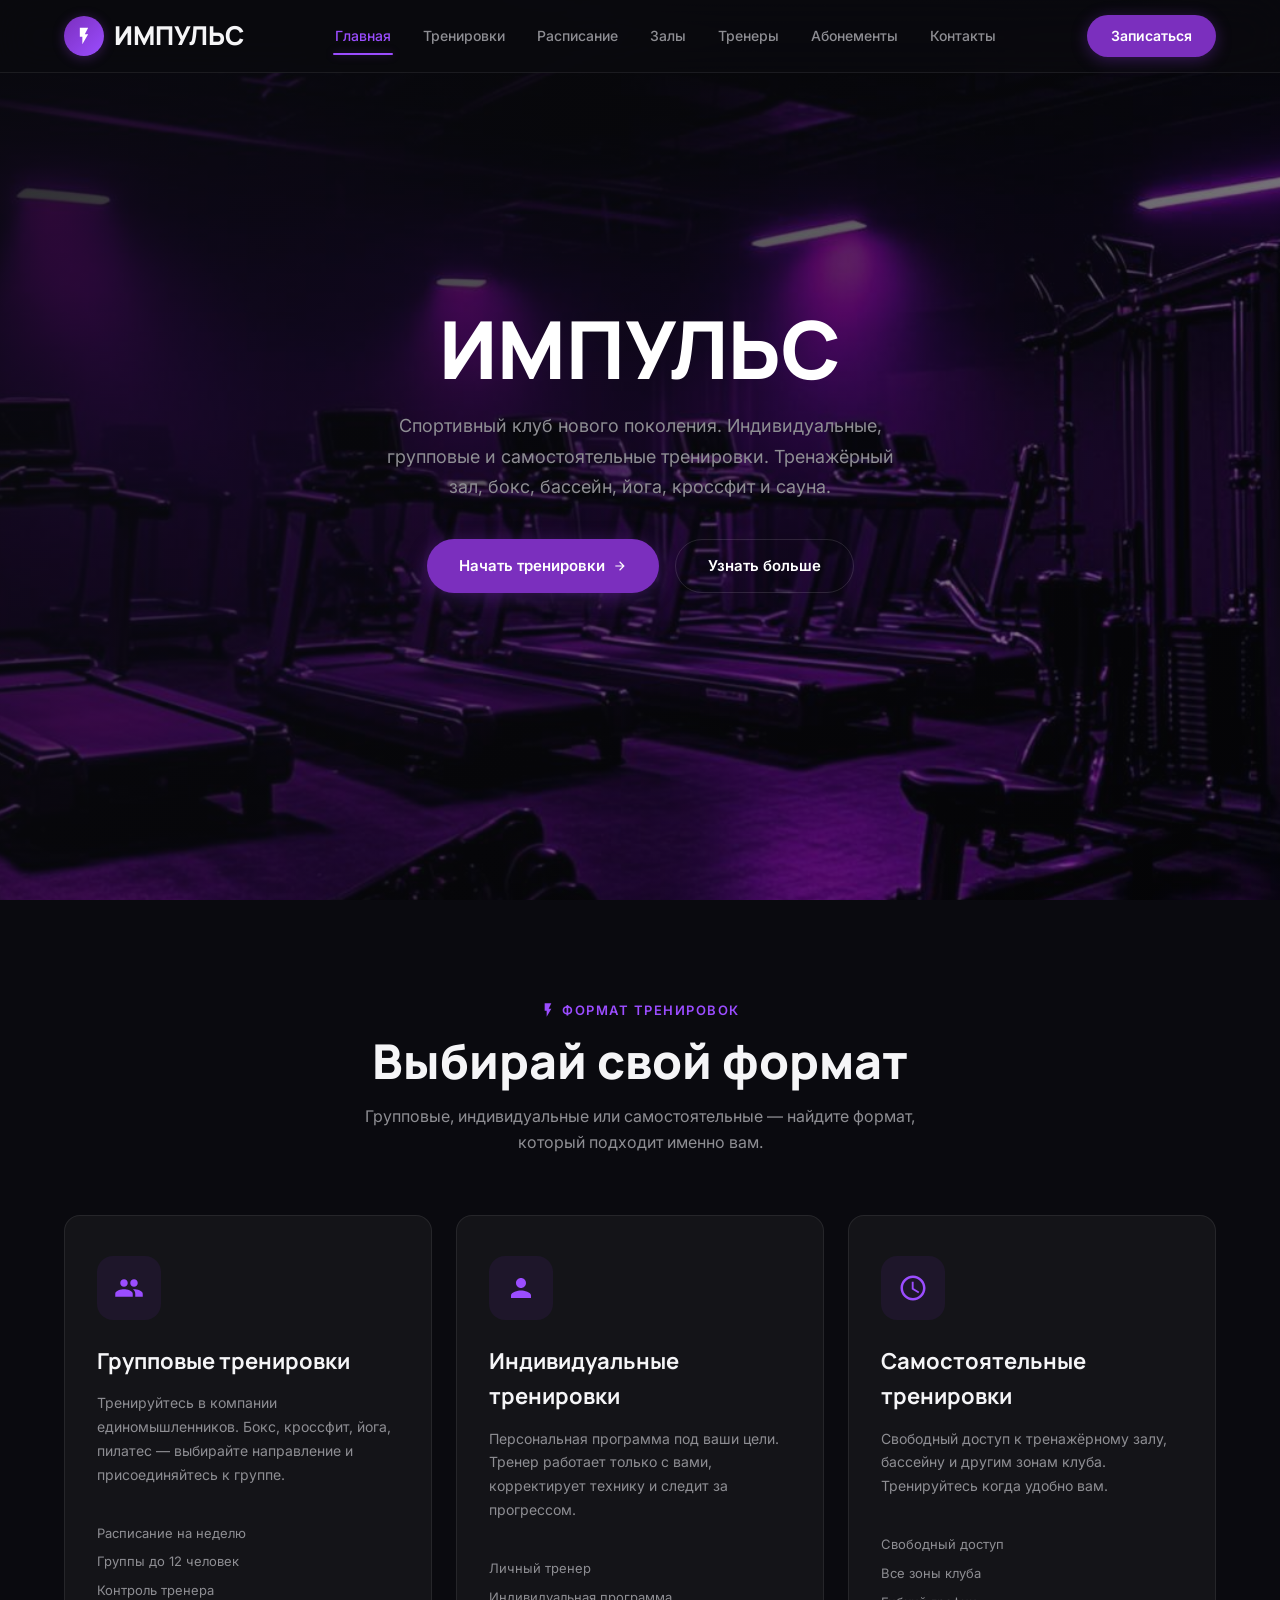
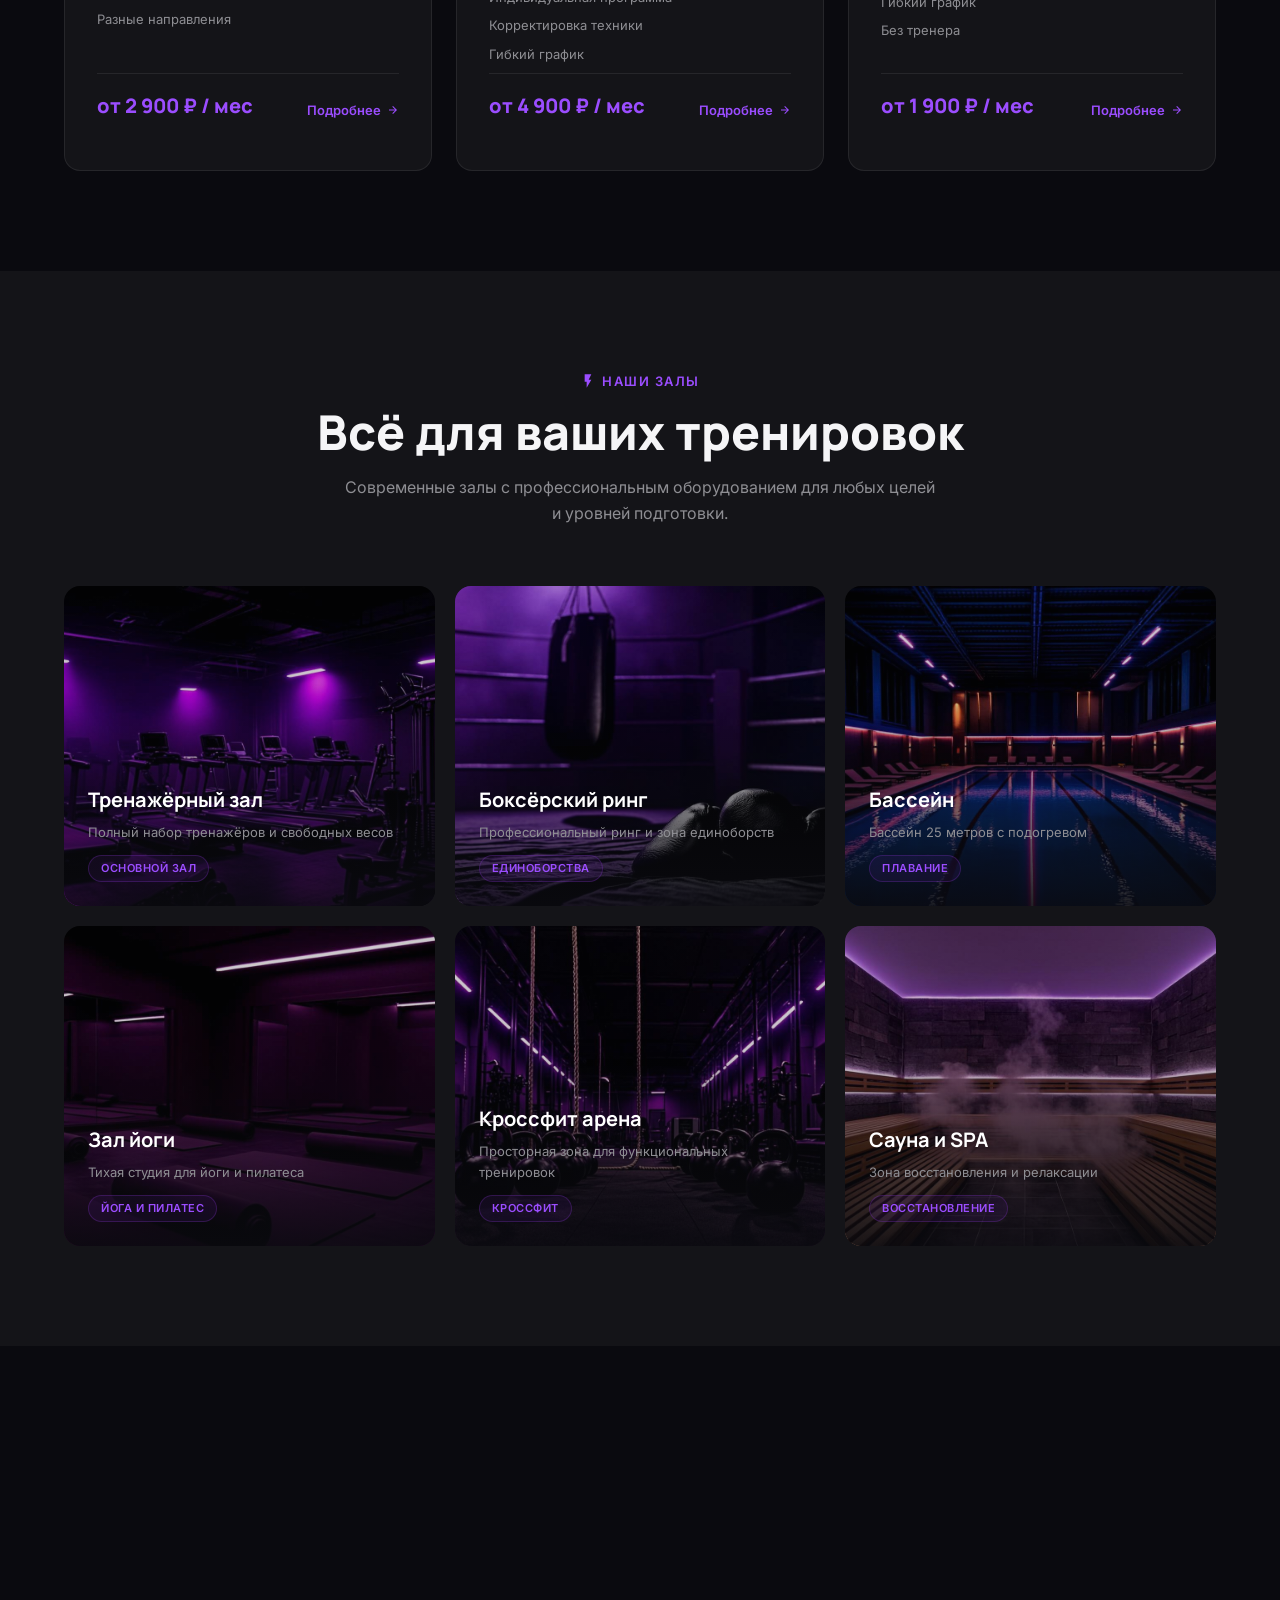
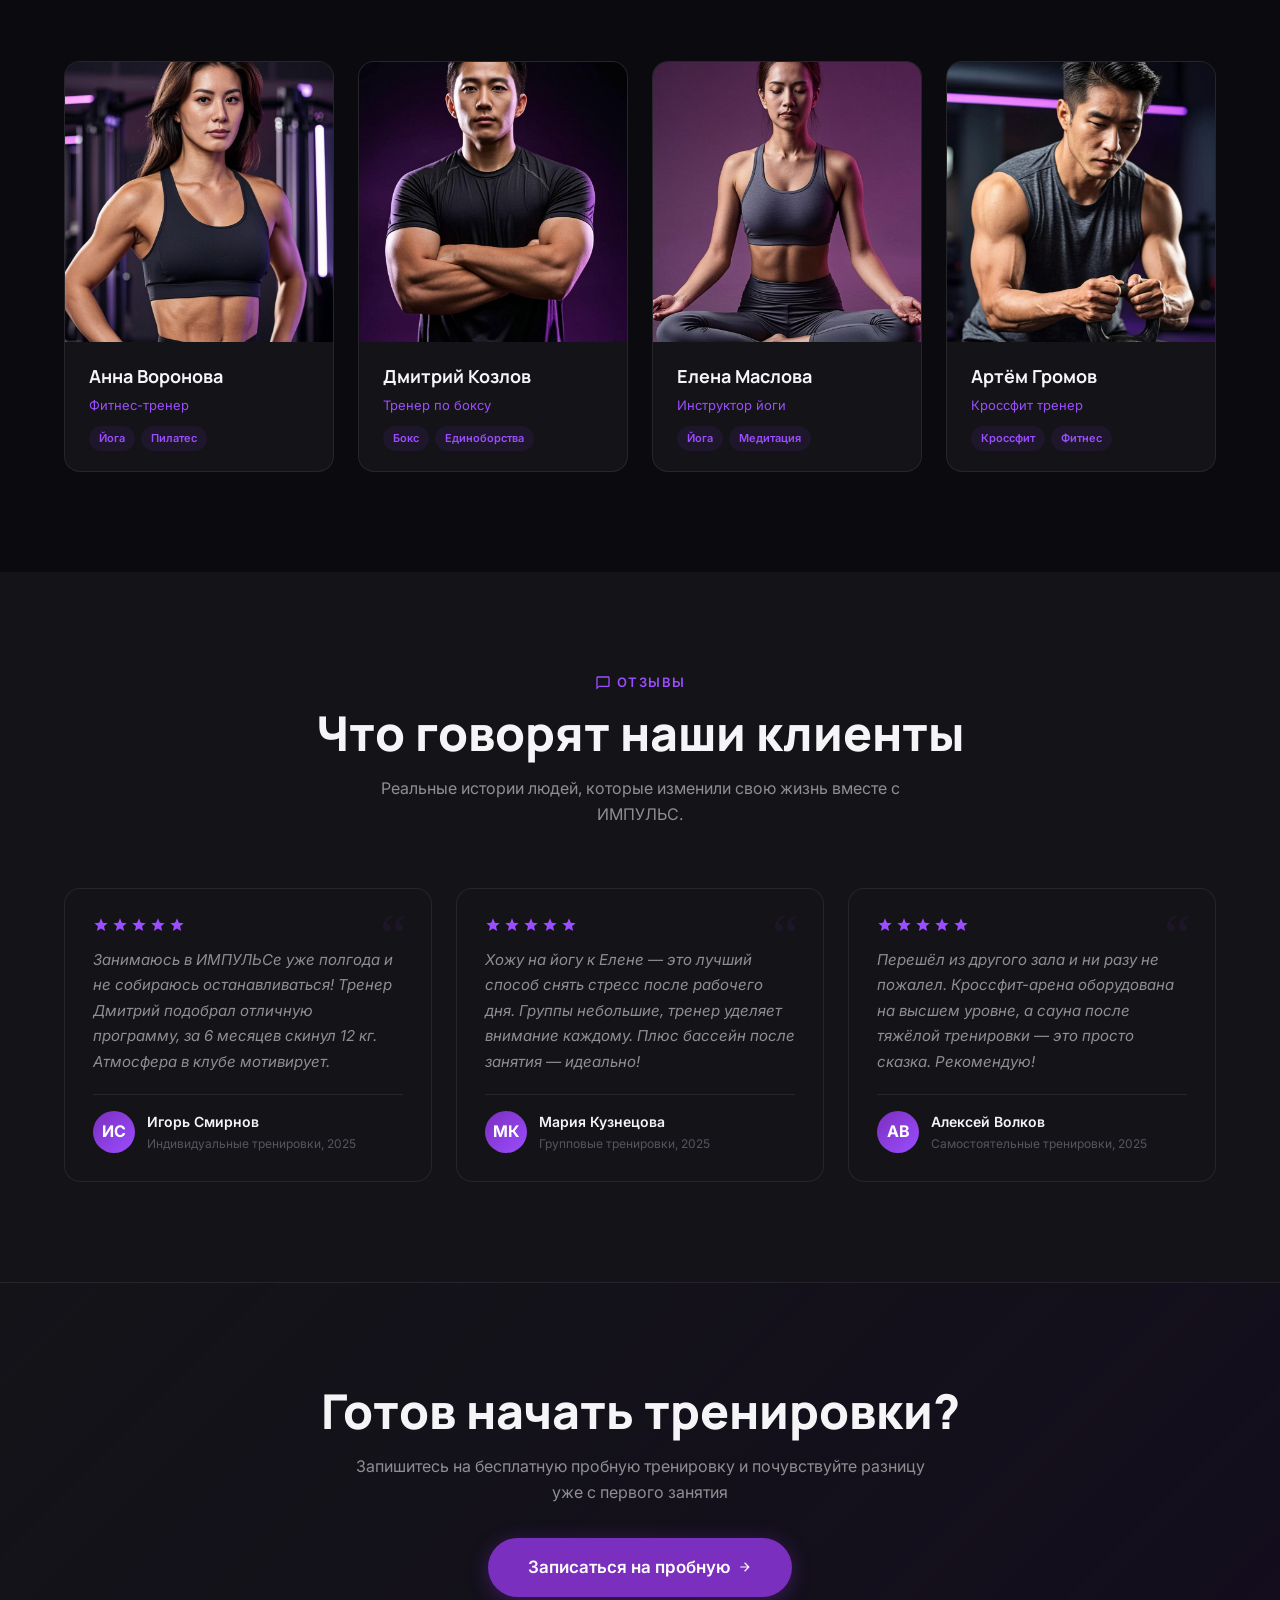
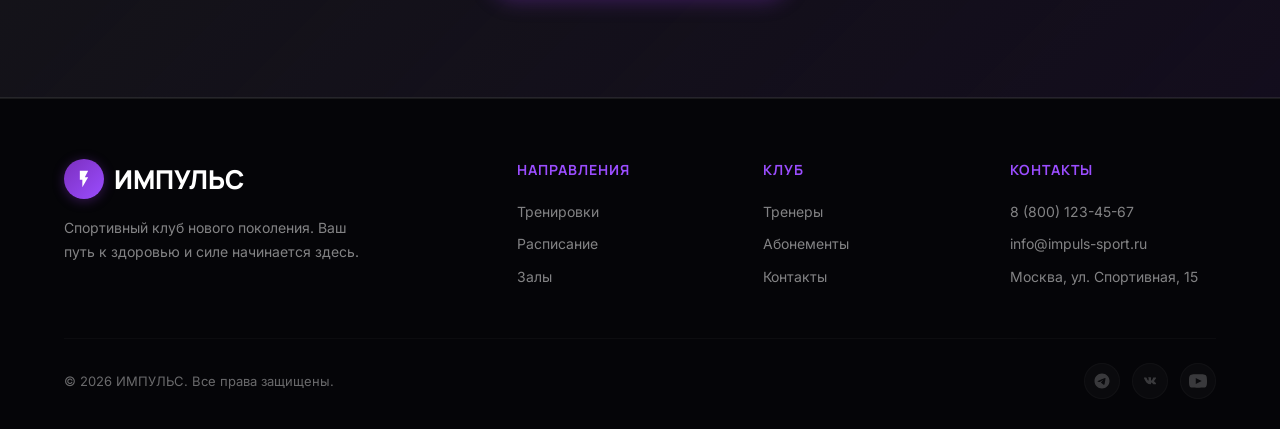
<file: index.html>
<!DOCTYPE html>
<html lang="ru">
<head>
  <meta charset="UTF-8">
  <meta name="viewport" content="width=device-width, initial-scale=1.0">
  <title>ИМПУЛЬС — Спортивный клуб нового поколения</title>
  <meta name="description" content="ИМПУЛЬС — спортивный клуб нового поколения. Индивидуальные, групповые и самостоятельные тренировки. Тренажёрный зал, бокс, бассейн, йога, кроссфит.">
  <link rel="preconnect" href="https://fonts.googleapis.com">
  <link rel="preconnect" href="https://fonts.gstatic.com" crossorigin>
  <link href="https://fonts.googleapis.com/css2?family=Inter:wght@400;500;600;700&family=Manrope:wght@600;700;800&display=swap" rel="stylesheet">
  <link rel="stylesheet" href="styles/style.css">
</head>
<body class="loading">

  <!-- Preloader -->
  <div class="preloader" id="preloader">
    <div class="preloader-logo">ИМПУЛЬС</div>
    <div class="preloader-spinner"></div>
  </div>

  <!-- Header -->
  <header class="header" id="header">
    <div class="container header-inner">
      <a href="index.html" class="logo">
        <div class="logo-icon">
          <svg viewBox="0 0 24 24"><path d="M7 2v11h3v9l7-12h-4l4-8z"/></svg>
        </div>
        ИМПУЛЬС
      </a>
      <nav class="nav">
        <a href="index.html">Главная</a>
        <a href="training.html">Тренировки</a>
        <a href="schedule.html">Расписание</a>
        <a href="facilities.html">Залы</a>
        <a href="trainers.html">Тренеры</a>
        <a href="pricing.html">Абонементы</a>
        <a href="contacts.html">Контакты</a>
      </nav>
      <a href="contacts.html" class="header-cta">Записаться</a>
    </div>
  </header>

  <!-- Hero -->
  <section class="hero">
    <div class="hero-bg">
      <img src="images/hero.jpg" alt="Спортивный клуб ИМПУЛЬС">
    </div>
    <div class="hero-overlay"></div>
    <div class="container hero-content">
      <h1 class="hero-title">ИМПУЛЬС</h1>
      <p class="hero-subtitle">Спортивный клуб нового поколения. Индивидуальные, групповые и самостоятельные тренировки. Тренажёрный зал, бокс, бассейн, йога, кроссфит и сауна.</p>
      <div class="hero-actions">
        <a href="contacts.html" class="btn-primary"><span>Начать тренировки</span> <svg viewBox="0 0 24 24"><path d="M12 4l-1.41 1.41L16.17 11H4v2h12.17l-5.58 5.59L12 20l8-8z"/></svg></a>
        <a href="#training-types" class="btn-secondary">Узнать больше</a>
      </div>
    </div>
  </section>

  <!-- Training Types -->
  <section class="section" id="training-types">
    <div class="container">
      <div class="section-header anim anim-up">
        <div class="section-label"><svg viewBox="0 0 24 24"><path d="M7 2v11h3v9l7-12h-4l4-8z"/></svg> Формат тренировок</div>
        <h2 class="section-title">Выбирай свой формат</h2>
        <p class="section-subtitle">Групповые, индивидуальные или самостоятельные — найдите формат, который подходит именно вам.</p>
      </div>
      <div class="training-types-grid" data-anim-children="up">
        <a href="training.html" class="training-type-card anim anim-up">
          <div class="training-type-icon">
            <svg viewBox="0 0 24 24"><path d="M16 11c1.66 0 2.99-1.34 2.99-3S17.66 5 16 5c-1.66 0-3 1.34-3 3s1.34 3 3 3zm-8 0c1.66 0 2.99-1.34 2.99-3S9.66 5 8 5C6.34 5 5 6.34 5 8s1.34 3 3 3zm0 2c-2.33 0-7 1.17-7 3.5V19h14v-2.5c0-2.33-4.67-3.5-7-3.5zm8 0c-.29 0-.62.02-.97.05 1.16.84 1.97 1.97 1.97 3.45V19h6v-2.5c0-2.33-4.67-3.5-7-3.5z"/></svg>
          </div>
          <div class="training-type-body">
            <h3 class="training-type-title">Групповые тренировки</h3>
            <p class="training-type-desc">Тренируйтесь в компании единомышленников. Бокс, кроссфит, йога, пилатес — выбирайте направление и присоединяйтесь к группе.</p>
            <ul class="training-type-features">
              <li>Расписание на неделю</li>
              <li>Группы до 12 человек</li>
              <li>Контроль тренера</li>
              <li>Разные направления</li>
            </ul>
            <div class="training-type-bottom">
              <div class="training-type-price">от 2 900 ₽ / мес</div>
              <div class="training-type-link">Подробнее <svg viewBox="0 0 24 24"><path d="M12 4l-1.41 1.41L16.17 11H4v2h12.17l-5.58 5.59L12 20l8-8z"/></svg></div>
            </div>
          </div>
        </a>

        <a href="training.html?type=individual" class="training-type-card anim anim-up">
          <div class="training-type-icon">
            <svg viewBox="0 0 24 24"><path d="M12 12c2.21 0 4-1.79 4-4s-1.79-4-4-4-4 1.79-4 4 1.79 4 4 4zm0 2c-2.67 0-8 1.34-8 4v2h16v-2c0-2.66-5.33-4-8-4z"/></svg>
          </div>
          <div class="training-type-body">
            <h3 class="training-type-title">Индивидуальные тренировки</h3>
            <p class="training-type-desc">Персональная программа под ваши цели. Тренер работает только с вами, корректирует технику и следит за прогрессом.</p>
            <ul class="training-type-features">
              <li>Личный тренер</li>
              <li>Индивидуальная программа</li>
              <li>Корректировка техники</li>
              <li>Гибкий график</li>
            </ul>
            <div class="training-type-bottom">
              <div class="training-type-price">от 4 900 ₽ / мес</div>
              <div class="training-type-link">Подробнее <svg viewBox="0 0 24 24"><path d="M12 4l-1.41 1.41L16.17 11H4v2h12.17l-5.58 5.59L12 20l8-8z"/></svg></div>
            </div>
          </div>
        </a>

        <a href="training.html?type=self" class="training-type-card anim anim-up">
          <div class="training-type-icon">
            <svg viewBox="0 0 24 24"><path d="M11.99 2C6.47 2 2 6.48 2 12s4.47 10 9.99 10C17.52 22 22 17.52 22 12S17.52 2 11.99 2zM12 20c-4.42 0-8-3.58-8-8s3.58-8 8-8 8 3.58 8 8-3.58 8-8 8zm.5-13H11v6l5.25 3.15.75-1.23-4.5-2.67z"/></svg>
          </div>
          <div class="training-type-body">
            <h3 class="training-type-title">Самостоятельные тренировки</h3>
            <p class="training-type-desc">Свободный доступ к тренажёрному залу, бассейну и другим зонам клуба. Тренируйтесь когда удобно вам.</p>
            <ul class="training-type-features">
              <li>Свободный доступ</li>
              <li>Все зоны клуба</li>
              <li>Гибкий график</li>
              <li>Без тренера</li>
            </ul>
            <div class="training-type-bottom">
              <div class="training-type-price">от 1 900 ₽ / мес</div>
              <div class="training-type-link">Подробнее <svg viewBox="0 0 24 24"><path d="M12 4l-1.41 1.41L16.17 11H4v2h12.17l-5.58 5.59L12 20l8-8z"/></svg></div>
            </div>
          </div>
        </a>
      </div>
    </div>
  </section>

  <!-- Facilities Preview -->
  <section class="section section-alt">
    <div class="container">
      <div class="section-header anim anim-up">
        <div class="section-label"><svg viewBox="0 0 24 24"><path d="M7 2v11h3v9l7-12h-4l4-8z"/></svg> Наши залы</div>
        <h2 class="section-title">Всё для ваших тренировок</h2>
        <p class="section-subtitle">Современные залы с профессиональным оборудованием для любых целей и уровней подготовки.</p>
      </div>
      <div class="facilities-grid" data-anim-children="up">
        <div class="facility-card anim anim-up">
          <img src="images/hero.jpg" alt="Тренажёрный зал" loading="lazy">
          <div class="facility-card-overlay">
            <div class="facility-card-title">Тренажёрный зал</div>
            <div class="facility-card-desc">Полный набор тренажёров и свободных весов</div>
            <div class="facility-card-tag">Основной зал</div>
          </div>
        </div>
        <div class="facility-card anim anim-up">
          <img src="images/boxing.jpg" alt="Боксёрский ринг" loading="lazy">
          <div class="facility-card-overlay">
            <div class="facility-card-title">Боксёрский ринг</div>
            <div class="facility-card-desc">Профессиональный ринг и зона единоборств</div>
            <div class="facility-card-tag">Единоборства</div>
          </div>
        </div>
        <div class="facility-card anim anim-up">
          <img src="images/pool.jpg" alt="Бассейн" loading="lazy">
          <div class="facility-card-overlay">
            <div class="facility-card-title">Бассейн</div>
            <div class="facility-card-desc">Бассейн 25 метров с подогревом</div>
            <div class="facility-card-tag">Плавание</div>
          </div>
        </div>
        <div class="facility-card anim anim-up">
          <img src="images/yoga.jpg" alt="Зал йоги" loading="lazy">
          <div class="facility-card-overlay">
            <div class="facility-card-title">Зал йоги</div>
            <div class="facility-card-desc">Тихая студия для йоги и пилатеса</div>
            <div class="facility-card-tag">Йога и пилатес</div>
          </div>
        </div>
        <div class="facility-card anim anim-up">
          <img src="images/crossfit.jpg" alt="Кроссфит арена" loading="lazy">
          <div class="facility-card-overlay">
            <div class="facility-card-title">Кроссфит арена</div>
            <div class="facility-card-desc">Просторная зона для функциональных тренировок</div>
            <div class="facility-card-tag">Кроссфит</div>
          </div>
        </div>
        <div class="facility-card anim anim-up">
          <img src="images/sauna.jpg" alt="Сауна и SPA" loading="lazy">
          <div class="facility-card-overlay">
            <div class="facility-card-title">Сауна и SPA</div>
            <div class="facility-card-desc">Зона восстановления и релаксации</div>
            <div class="facility-card-tag">Восстановление</div>
          </div>
        </div>
      </div>
    </div>
  </section>

  <!-- Trainers Preview -->
  <section class="section">
    <div class="container">
      <div class="section-header anim anim-up">
        <div class="section-label"><svg viewBox="0 0 24 24"><path d="M7 2v11h3v9l7-12h-4l4-8z"/></svg> Наши тренеры</div>
        <h2 class="section-title">Профессионалы, которые знают своё дело</h2>
        <p class="section-subtitle">Сертифицированные тренеры с опытом работы, которые помогут достичь результата.</p>
      </div>
      <div class="trainers-grid" data-anim-children="up">
        <div class="trainer-card anim anim-up">
          <div class="trainer-card-img">
            <img src="images/trainer1.jpg" alt="Анна Воронова" loading="lazy">
          </div>
          <div class="trainer-card-body">
            <div class="trainer-card-name">Анна Воронова</div>
            <div class="trainer-card-role">Фитнес-тренер</div>
            <div class="trainer-card-specs">
              <span class="trainer-spec">Йога</span>
              <span class="trainer-spec">Пилатес</span>
            </div>
          </div>
        </div>
        <div class="trainer-card anim anim-up">
          <div class="trainer-card-img">
            <img src="images/trainer2.jpg" alt="Дмитрий Козлов" loading="lazy">
          </div>
          <div class="trainer-card-body">
            <div class="trainer-card-name">Дмитрий Козлов</div>
            <div class="trainer-card-role">Тренер по боксу</div>
            <div class="trainer-card-specs">
              <span class="trainer-spec">Бокс</span>
              <span class="trainer-spec">Единоборства</span>
            </div>
          </div>
        </div>
        <div class="trainer-card anim anim-up">
          <div class="trainer-card-img">
            <img src="images/trainer3.jpg" alt="Елена Маслова" loading="lazy">
          </div>
          <div class="trainer-card-body">
            <div class="trainer-card-name">Елена Маслова</div>
            <div class="trainer-card-role">Инструктор йоги</div>
            <div class="trainer-card-specs">
              <span class="trainer-spec">Йога</span>
              <span class="trainer-spec">Медитация</span>
            </div>
          </div>
        </div>
        <div class="trainer-card anim anim-up">
          <div class="trainer-card-img">
            <img src="images/trainer4.jpg" alt="Артём Громов" loading="lazy">
          </div>
          <div class="trainer-card-body">
            <div class="trainer-card-name">Артём Громов</div>
            <div class="trainer-card-role">Кроссфит тренер</div>
            <div class="trainer-card-specs">
              <span class="trainer-spec">Кроссфит</span>
              <span class="trainer-spec">Фитнес</span>
            </div>
          </div>
        </div>
      </div>
    </div>
  </section>

  <!-- Reviews -->
  <section class="section section-alt">
    <div class="container">
      <div class="section-header anim anim-up">
        <div class="section-label"><svg viewBox="0 0 24 24"><path d="M20 2H4c-1.1 0-2 .9-2 2v18l4-4h14c1.1 0 2-.9 2-2V4c0-1.1-.9-2-2-2zm0 14H6l-2 2V4h16v12z"/></svg> Отзывы</div>
        <h2 class="section-title">Что говорят наши клиенты</h2>
        <p class="section-subtitle">Реальные истории людей, которые изменили свою жизнь вместе с ИМПУЛЬС.</p>
      </div>
      <div class="reviews-grid" data-anim-children="up">
        <div class="review-card anim anim-up">
          <div class="review-stars"><svg viewBox="0 0 24 24"><path d="M12 17.27L18.18 21l-1.64-7.03L22 9.24l-7.19-.61L12 2 9.19 8.63 2 9.24l5.46 4.73L5.82 21z"/></svg><svg viewBox="0 0 24 24"><path d="M12 17.27L18.18 21l-1.64-7.03L22 9.24l-7.19-.61L12 2 9.19 8.63 2 9.24l5.46 4.73L5.82 21z"/></svg><svg viewBox="0 0 24 24"><path d="M12 17.27L18.18 21l-1.64-7.03L22 9.24l-7.19-.61L12 2 9.19 8.63 2 9.24l5.46 4.73L5.82 21z"/></svg><svg viewBox="0 0 24 24"><path d="M12 17.27L18.18 21l-1.64-7.03L22 9.24l-7.19-.61L12 2 9.19 8.63 2 9.24l5.46 4.73L5.82 21z"/></svg><svg viewBox="0 0 24 24"><path d="M12 17.27L18.18 21l-1.64-7.03L22 9.24l-7.19-.61L12 2 9.19 8.63 2 9.24l5.46 4.73L5.82 21z"/></svg></div>
          <div class="review-text">Занимаюсь в ИМПУЛЬСе уже полгода и не собираюсь останавливаться! Тренер Дмитрий подобрал отличную программу, за 6 месяцев скинул 12 кг. Атмосфера в клубе мотивирует.</div>
          <div class="review-author">
            <div class="review-avatar">ИС</div>
            <div>
              <div class="review-author-name">Игорь Смирнов</div>
              <div class="review-author-tour">Индивидуальные тренировки, 2025</div>
            </div>
          </div>
        </div>
        <div class="review-card anim anim-up">
          <div class="review-stars"><svg viewBox="0 0 24 24"><path d="M12 17.27L18.18 21l-1.64-7.03L22 9.24l-7.19-.61L12 2 9.19 8.63 2 9.24l5.46 4.73L5.82 21z"/></svg><svg viewBox="0 0 24 24"><path d="M12 17.27L18.18 21l-1.64-7.03L22 9.24l-7.19-.61L12 2 9.19 8.63 2 9.24l5.46 4.73L5.82 21z"/></svg><svg viewBox="0 0 24 24"><path d="M12 17.27L18.18 21l-1.64-7.03L22 9.24l-7.19-.61L12 2 9.19 8.63 2 9.24l5.46 4.73L5.82 21z"/></svg><svg viewBox="0 0 24 24"><path d="M12 17.27L18.18 21l-1.64-7.03L22 9.24l-7.19-.61L12 2 9.19 8.63 2 9.24l5.46 4.73L5.82 21z"/></svg><svg viewBox="0 0 24 24"><path d="M12 17.27L18.18 21l-1.64-7.03L22 9.24l-7.19-.61L12 2 9.19 8.63 2 9.24l5.46 4.73L5.82 21z"/></svg></div>
          <div class="review-text">Хожу на йогу к Елене — это лучший способ снять стресс после рабочего дня. Группы небольшие, тренер уделяет внимание каждому. Плюс бассейн после занятия — идеально!</div>
          <div class="review-author">
            <div class="review-avatar">МК</div>
            <div>
              <div class="review-author-name">Мария Кузнецова</div>
              <div class="review-author-tour">Групповые тренировки, 2025</div>
            </div>
          </div>
        </div>
        <div class="review-card anim anim-up">
          <div class="review-stars"><svg viewBox="0 0 24 24"><path d="M12 17.27L18.18 21l-1.64-7.03L22 9.24l-7.19-.61L12 2 9.19 8.63 2 9.24l5.46 4.73L5.82 21z"/></svg><svg viewBox="0 0 24 24"><path d="M12 17.27L18.18 21l-1.64-7.03L22 9.24l-7.19-.61L12 2 9.19 8.63 2 9.24l5.46 4.73L5.82 21z"/></svg><svg viewBox="0 0 24 24"><path d="M12 17.27L18.18 21l-1.64-7.03L22 9.24l-7.19-.61L12 2 9.19 8.63 2 9.24l5.46 4.73L5.82 21z"/></svg><svg viewBox="0 0 24 24"><path d="M12 17.27L18.18 21l-1.64-7.03L22 9.24l-7.19-.61L12 2 9.19 8.63 2 9.24l5.46 4.73L5.82 21z"/></svg><svg viewBox="0 0 24 24"><path d="M12 17.27L18.18 21l-1.64-7.03L22 9.24l-7.19-.61L12 2 9.19 8.63 2 9.24l5.46 4.73L5.82 21z"/></svg></div>
          <div class="review-text">Перешёл из другого зала и ни разу не пожалел. Кроссфит-арена оборудована на высшем уровне, а сауна после тяжёлой тренировки — это просто сказка. Рекомендую!</div>
          <div class="review-author">
            <div class="review-avatar">АВ</div>
            <div>
              <div class="review-author-name">Алексей Волков</div>
              <div class="review-author-tour">Самостоятельные тренировки, 2025</div>
            </div>
          </div>
        </div>
      </div>
    </div>
  </section>

  <!-- CTA -->
  <section class="section cta-section">
    <div class="container" style="text-align: center;">
      <div class="anim anim-up">
        <h2 class="section-title" style="margin-bottom: 16px;">Готов начать тренировки?</h2>
        <p class="section-subtitle" style="margin: 0 auto 32px;">Запишитесь на бесплатную пробную тренировку и почувствуйте разницу уже с первого занятия</p>
        <a href="contacts.html" class="btn-primary" style="font-size: 17px; padding: 16px 40px;"><span>Записаться на пробную</span> <svg viewBox="0 0 24 24"><path d="M12 4l-1.41 1.41L16.17 11H4v2h12.17l-5.58 5.59L12 20l8-8z"/></svg></a>
      </div>
    </div>
  </section>

  <!-- Footer -->
  <footer class="footer">
    <div class="container">
      <div class="footer-grid">
        <div class="footer-brand">
          <div class="logo">
            <div class="logo-icon"><svg viewBox="0 0 24 24"><path d="M7 2v11h3v9l7-12h-4l4-8z"/></svg></div>
            ИМПУЛЬС
          </div>
          <p>Спортивный клуб нового поколения. Ваш путь к здоровью и силе начинается здесь.</p>
        </div>
        <div class="footer-col">
          <div class="footer-col-title">Направления</div>
          <a href="training.html">Тренировки</a>
          <a href="schedule.html">Расписание</a>
          <a href="facilities.html">Залы</a>
        </div>
        <div class="footer-col">
          <div class="footer-col-title">Клуб</div>
          <a href="trainers.html">Тренеры</a>
          <a href="pricing.html">Абонементы</a>
          <a href="contacts.html">Контакты</a>
        </div>
        <div class="footer-col">
          <div class="footer-col-title">Контакты</div>
          <a href="tel:+78001234567">8 (800) 123-45-67</a>
          <a href="mailto:info@impuls-sport.ru">info@impuls-sport.ru</a>
          <a href="#">Москва, ул. Спортивная, 15</a>
        </div>
      </div>
      <div class="footer-bottom">
        <div>&copy; 2026 ИМПУЛЬС. Все права защищены.</div>
        <div class="footer-socials">
          <a href="#" class="footer-social"><svg viewBox="0 0 24 24"><path d="M12 2C6.48 2 2 6.48 2 12s4.48 10 10 10 10-4.48 10-10S17.52 2 12 2zm4.64 6.8c-.15 1.58-.8 5.42-1.13 7.19-.14.75-.42 1-.68 1.03-.58.05-1.02-.38-1.58-.75-.88-.58-1.38-.94-2.23-1.5-.99-.65-.35-1.01.22-1.59.15-.15 2.71-2.48 2.76-2.69a.2.2 0 00-.05-.18c-.06-.05-.14-.03-.21-.02-.09.02-1.49.95-4.22 2.79-.4.27-.76.41-1.08.4-.36-.01-1.04-.2-1.55-.37-.63-.2-1.12-.31-1.08-.66.02-.18.27-.36.74-.55 2.92-1.27 4.86-2.11 5.83-2.51 2.78-1.16 3.35-1.36 3.73-1.36.08 0 .27.02.39.12.1.08.13.19.14.27-.01.06.01.24 0 .38z"/></svg></a>
          <a href="#" class="footer-social" aria-label="VK"><svg viewBox="0 0 24 24"><path d="M12.785 16.241s.288-.032.436-.194c.136-.148.132-.427.132-.427s-.02-1.304.587-1.496c.596-.19 1.362 1.259 2.174 1.814.614.42 1.08.328 1.08.328l2.172-.03s1.136-.07.598-.964c-.044-.073-.314-.662-1.618-1.872-1.366-1.268-1.183-1.062.462-3.255.999-1.334 1.399-2.148 1.274-2.496-.12-.332-.857-.244-.857-.244l-2.444.015s-.181-.025-.316.056c-.131.079-.216.263-.216.263s-.387 1.032-.903 1.91c-1.089 1.853-1.524 1.95-1.702 1.836-.414-.268-.311-1.074-.311-1.646 0-1.789.271-2.535-.528-2.729-.265-.064-.46-.107-1.139-.114-.87-.009-1.606.003-2.023.207-.277.136-.491.439-.361.456.161.021.525.098.718.36.25.339.24 1.1.24 1.1s.144 2.105-.334 2.366c-.328.179-.777-.186-1.74-1.854-.494-.854-.867-1.798-.867-1.798s-.072-.177-.2-.272c-.155-.115-.372-.151-.372-.151l-2.322.015s-.349.01-.477.161c-.114.135-.009.414-.009.414s1.817 4.252 3.876 6.396c1.887 1.965 4.032 1.836 4.032 1.836h.972z"/></svg></a>
          <a href="#" class="footer-social"><svg viewBox="0 0 24 24"><path d="M19.615 3.184c-3.604-.246-11.631-.245-15.23 0C.488 3.45.029 5.804 0 12c.029 6.185.484 8.549 4.385 8.816 3.6.245 11.626.246 15.23 0C23.512 20.55 23.971 18.196 24 12c-.029-6.185-.484-8.549-4.385-8.816zM9 16V8l8 3.993L9 16z"/></svg></a>
        </div>
      </div>
    </div>
  </footer>

  <!-- Bottom Mobile Navigation -->
  <nav class="bottom-nav">
      <a href="index.html" class="bottom-nav-item" data-page="home">
          <svg class="bottom-nav-icon" viewBox="0 0 24 24" fill="currentColor"><path d="M10 20v-6h4v6h5v-8h3L12 3 2 12h3v8z"/></svg>
          <span class="bottom-nav-label">Главная</span>
      </a>
      <a href="schedule.html" class="bottom-nav-item" data-page="schedule">
          <svg class="bottom-nav-icon" viewBox="0 0 24 24" fill="currentColor"><path d="M19 3h-1V1h-2v2H8V1H6v2H5c-1.11 0-1.99.9-1.99 2L3 19c0 1.1.89 2 2 2h14c1.1 0 2-.9 2-2V5c0-1.1-.9-2-2-2zm0 16H5V8h14v11zM9 10H7v2h2v-2zm4 0h-2v2h2v-2zm4 0h-2v2h2v-2z"/></svg>
          <span class="bottom-nav-label">Расписание</span>
      </a>
      <a href="pricing.html" class="bottom-nav-item" data-page="pricing">
          <svg class="bottom-nav-icon" viewBox="0 0 24 24" fill="currentColor"><path d="M11.8 10.9c-2.27-.59-3-1.2-3-2.15 0-1.09 1.01-1.85 2.7-1.85 1.78 0 2.44.85 2.5 2.1h2.21c-.07-1.72-1.12-3.3-3.21-3.81V3h-3v2.16c-1.94.42-3.5 1.68-3.5 3.61 0 2.31 1.91 3.46 4.7 4.13 2.5.6 3 1.48 3 2.41 0 .69-.49 1.79-2.7 1.79-2.06 0-2.87-.92-2.98-2.1h-2.2c.12 2.19 1.76 3.42 3.68 3.83V21h3v-2.15c1.95-.37 3.5-1.5 3.5-3.55 0-2.84-2.43-3.81-4.7-4.4z"/></svg>
          <span class="bottom-nav-label">Цены</span>
      </a>
      <a href="trainers.html" class="bottom-nav-item" data-page="trainers">
          <svg class="bottom-nav-icon" viewBox="0 0 24 24" fill="currentColor"><path d="M16 11c1.66 0 2.99-1.34 2.99-3S17.66 5 16 5c-1.66 0-3 1.34-3 3s1.34 3 3 3zm-8 0c1.66 0 2.99-1.34 2.99-3S9.66 5 8 5C6.34 5 5 6.34 5 8s1.34 3 3 3zm0 2c-2.33 0-7 1.17-7 3.5V19h14v-2.5c0-2.33-4.67-3.5-7-3.5zm8 0c-.29 0-.62.02-.97.05 1.16.84 1.97 1.97 1.97 3.45V19h6v-2.5c0-2.33-4.67-3.5-7-3.5z"/></svg>
          <span class="bottom-nav-label">Тренеры</span>
      </a>
      <a href="contacts.html" class="bottom-nav-item" data-page="contacts">
          <svg class="bottom-nav-icon" viewBox="0 0 24 24" fill="currentColor"><path d="M6.62 10.79c1.44 2.83 3.76 5.14 6.59 6.59l2.2-2.2c.27-.27.67-.36 1.02-.24 1.12.37 2.33.57 3.57.57.55 0 1 .45 1 1V20c0 .55-.45 1-1 1-9.39 0-17-7.61-17-17 0-.55.45-1 1-1h3.5c.55 0 1 .45 1 1 0 1.25.2 2.45.57 3.57.11.35.03.74-.25 1.02l-2.2 2.2z"/></svg>
          <span class="bottom-nav-label">Контакты</span>
      </a>
  </nav>

  <script src="javascript/main.js"></script>
</body>
</html>
</file>
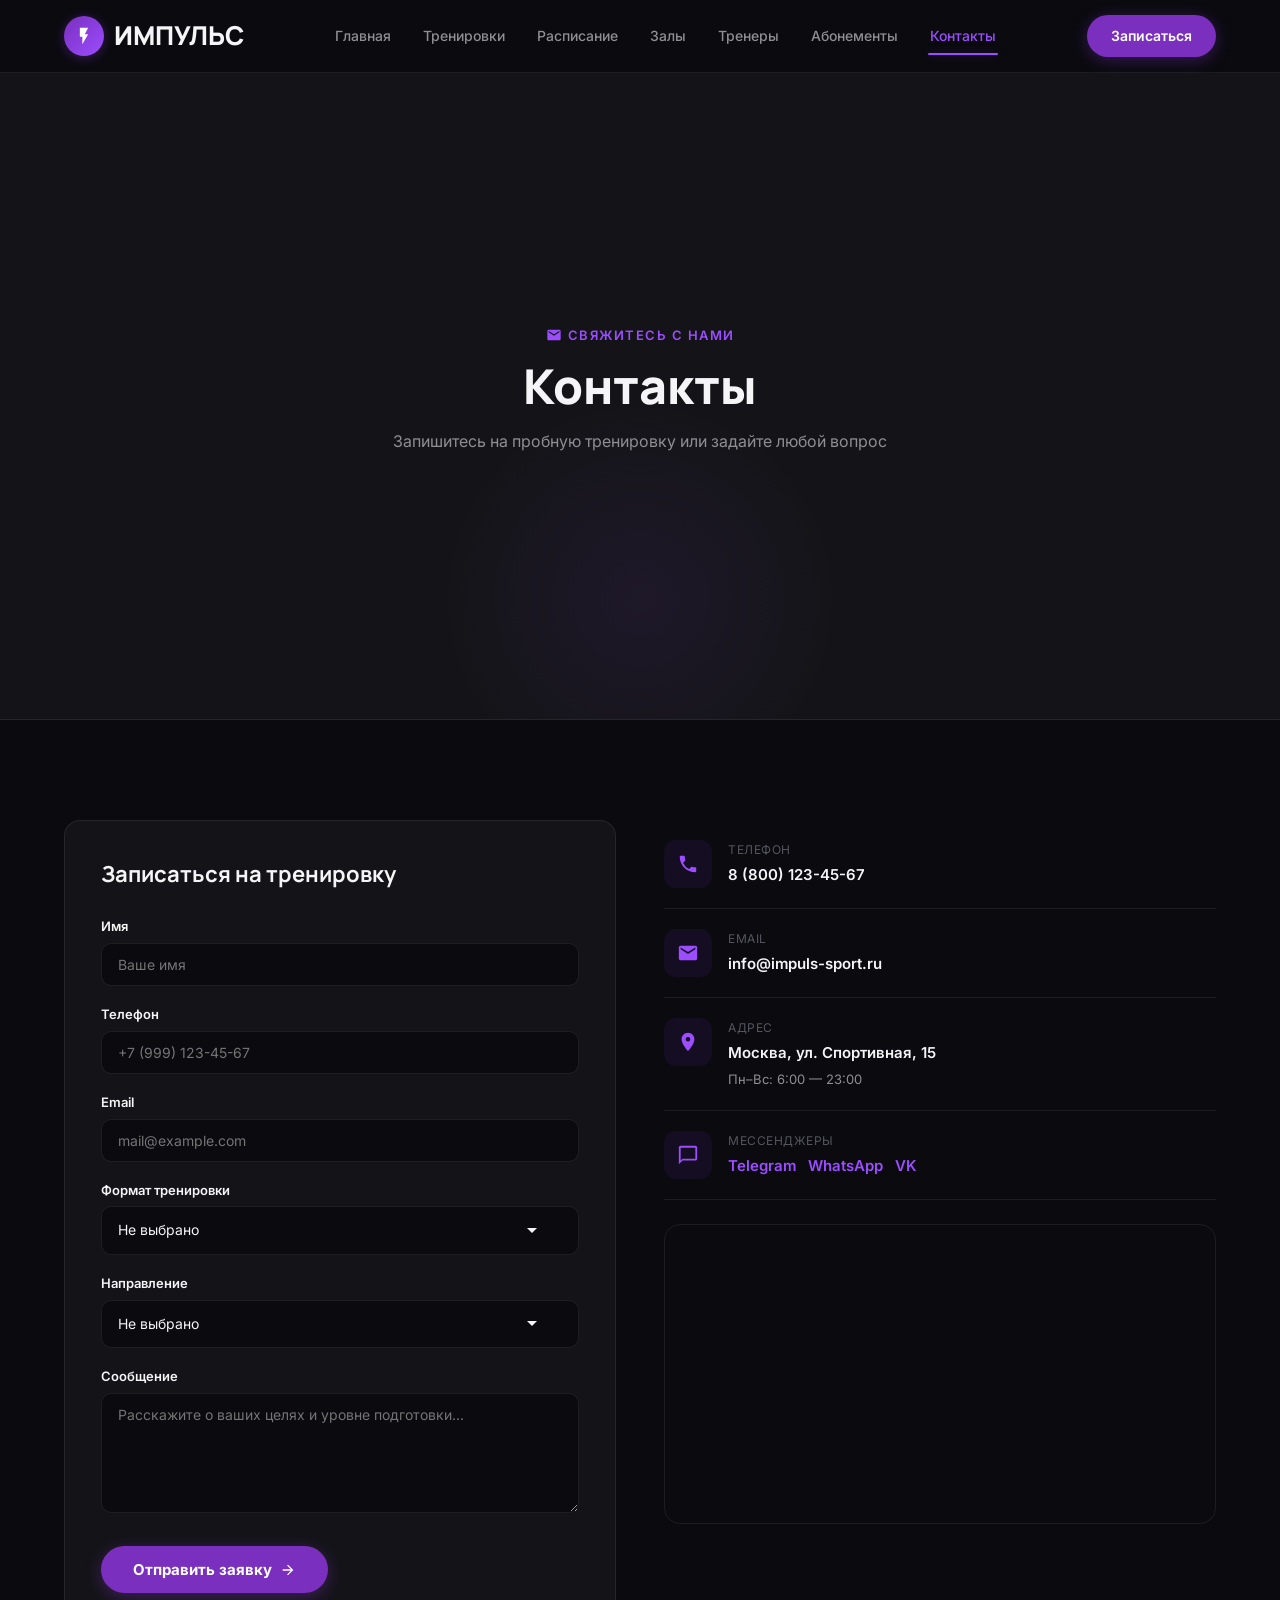
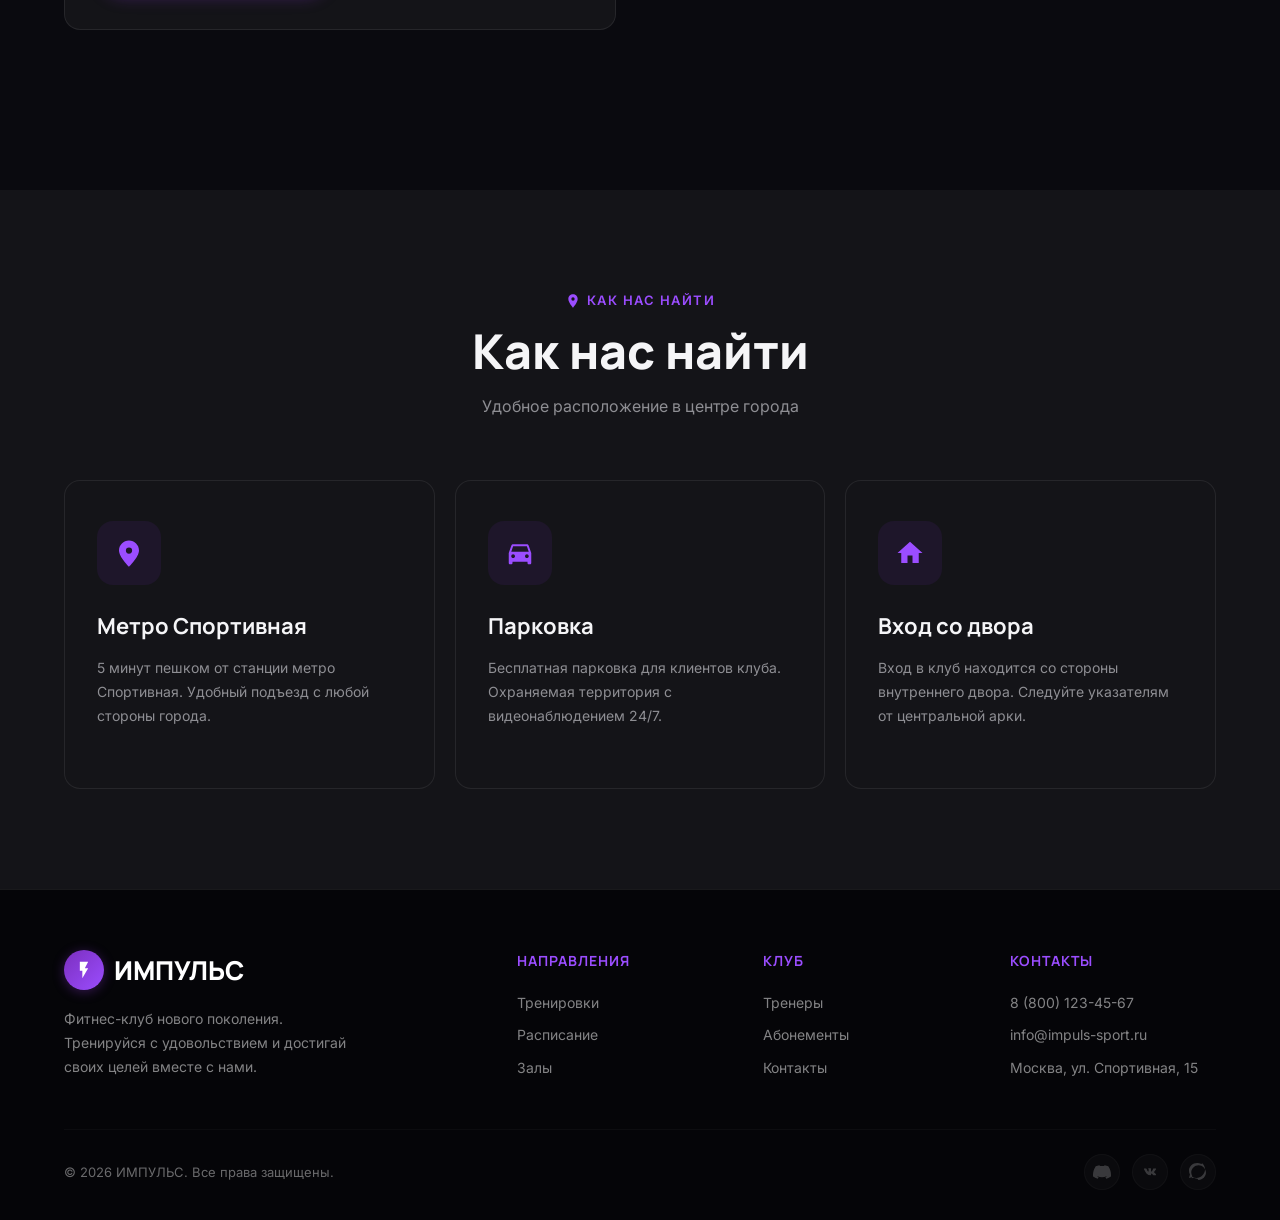
<file: contacts.html>
<!DOCTYPE html>
<html lang="ru">
<head>
  <meta charset="UTF-8">
  <meta name="viewport" content="width=device-width, initial-scale=1.0">
  <title>Контакты — ИМПУЛЬС</title>
  <link rel="preconnect" href="https://fonts.googleapis.com">
  <link rel="preconnect" href="https://fonts.gstatic.com" crossorigin>
  <link href="https://fonts.googleapis.com/css2?family=Inter:wght@400;500;600;700&family=Manrope:wght@700;800&display=swap" rel="stylesheet">
  <link rel="stylesheet" href="styles/style.css">
</head>
<body class="loading">

  <!-- Preloader -->
  <div id="preloader" class="preloader">
    <div class="preloader-logo">ИМПУЛЬС</div>
    <div class="preloader-spinner"></div>
  </div>

  <!-- Header -->
  <header id="header" class="header">
    <div class="container header-inner">
      <a href="index.html" class="logo">
        <div class="logo-icon">
          <svg viewBox="0 0 24 24"><path d="M7 2v11h3v9l7-12h-4l4-8z"/></svg>
        </div>
        ИМПУЛЬС
      </a>
      <nav class="nav">
        <a href="index.html">Главная</a>
        <a href="training.html">Тренировки</a>
        <a href="schedule.html">Расписание</a>
        <a href="facilities.html">Залы</a>
        <a href="trainers.html">Тренеры</a>
        <a href="pricing.html">Абонементы</a>
        <a href="contacts.html">Контакты</a>
      </nav>
      <a href="contacts.html" class="header-cta">Записаться</a>
    </div>
  </header>

  <!-- Contacts Hero -->
  <section class="contacts-hero">
    <div class="container" style="position:relative;z-index:1;">
      <div class="section-label anim anim-up">
        <svg viewBox="0 0 24 24" width="16" height="16"><path fill="currentColor" d="M20 4H4c-1.1 0-2 .9-2 2v12c0 1.1.9 2 2 2h16c1.1 0 2-.9 2-2V6c0-1.1-.9-2-2-2zm0 4l-8 5-8-5V6l8 5 8-5v2z"/></svg>
        Свяжитесь с нами
      </div>
      <h1 class="section-title anim anim-up">Контакты</h1>
      <p class="section-subtitle anim anim-up">Запишитесь на пробную тренировку или задайте любой вопрос</p>
    </div>
  </section>

  <!-- Contacts Layout -->
  <section class="section" style="padding-top: 40px;">
    <div class="container">
      <div class="contacts-layout">

        <!-- Left Column — Form -->
        <div class="contact-form-wrap anim anim-left">
          <h2 class="contact-form-title">Записаться на тренировку</h2>
          <form id="contactForm">
            <div class="form-group">
              <label class="form-label" for="contactName">Имя</label>
              <input class="form-input" type="text" id="contactName" name="name" placeholder="Ваше имя" required>
            </div>
            <div class="form-group">
              <label class="form-label" for="contactPhone">Телефон</label>
              <input class="form-input" type="tel" id="contactPhone" name="phone" placeholder="+7 (999) 123-45-67" required>
            </div>
            <div class="form-group">
              <label class="form-label" for="contactEmail">Email</label>
              <input class="form-input" type="email" id="contactEmail" name="email" placeholder="mail@example.com" required>
            </div>
            <div class="form-group">
              <label class="form-label" for="contactFormat">Формат тренировки</label>
              <div class="custom-select" data-name="format">
                <div class="custom-select-trigger">
                  <span>Не выбрано</span>
                  <svg viewBox="0 0 12 12" width="12" height="12"><path fill="currentColor" d="M6 8L1 3h10z"/></svg>
                </div>
                <div class="custom-select-options">
                  <div class="custom-select-option selected" data-value="">Не выбрано</div>
                  <div class="custom-select-option" data-value="group">Групповые</div>
                  <div class="custom-select-option" data-value="individual">Индивидуальные</div>
                  <div class="custom-select-option" data-value="self">Самостоятельные</div>
                </div>
              </div>
              <input type="hidden" id="contactFormat" name="format" value="">
            </div>
            <div class="form-group">
              <label class="form-label" for="contactDirection">Направление</label>
              <div class="custom-select" data-name="direction">
                <div class="custom-select-trigger">
                  <span>Не выбрано</span>
                  <svg viewBox="0 0 12 12" width="12" height="12"><path fill="currentColor" d="M6 8L1 3h10z"/></svg>
                </div>
                <div class="custom-select-options">
                  <div class="custom-select-option selected" data-value="">Не выбрано</div>
                  <div class="custom-select-option" data-value="crossfit">Кроссфит</div>
                  <div class="custom-select-option" data-value="boxing">Бокс</div>
                  <div class="custom-select-option" data-value="yoga">Йога</div>
                  <div class="custom-select-option" data-value="pilates">Пилатес</div>
                  <div class="custom-select-option" data-value="swimming">Плавание</div>
                </div>
              </div>
              <input type="hidden" id="contactDirection" name="direction" value="">
            </div>
            <div class="form-group">
              <label class="form-label" for="contactMessage">Сообщение</label>
              <textarea class="form-input form-textarea" id="contactMessage" name="message" placeholder="Расскажите о ваших целях и уровне подготовки..."></textarea>
            </div>
            <button type="submit" class="form-submit">
              Отправить заявку
              <svg viewBox="0 0 24 24"><path d="M12 4l-1.41 1.41L16.17 11H4v2h12.17l-5.58 5.59L12 20l8-8-8-8z"/></svg>
            </button>
          </form>
        </div>

        <!-- Right Column — Info & Map -->
        <div class="contact-info-wrap anim anim-right">

          <div class="contact-info-item">
            <div class="contact-info-icon">
              <svg viewBox="0 0 24 24"><path d="M6.62 10.79a15.053 15.053 0 006.59 6.59l2.2-2.2a1.003 1.003 0 011.01-.24c1.12.37 2.33.57 3.57.57.55 0 1 .45 1 1V20c0 .55-.45 1-1 1-9.39 0-17-7.61-17-17 0-.55.45-1 1-1h3.5c.55 0 1 .45 1 1 0 1.25.2 2.45.57 3.57.1.31.03.66-.25 1.02l-2.2 2.2z"/></svg>
            </div>
            <div>
              <div class="contact-info-label">Телефон</div>
              <div class="contact-info-value">8 (800) 123-45-67</div>
            </div>
          </div>

          <div class="contact-info-item">
            <div class="contact-info-icon">
              <svg viewBox="0 0 24 24"><path d="M20 4H4c-1.1 0-2 .9-2 2v12c0 1.1.9 2 2 2h16c1.1 0 2-.9 2-2V6c0-1.1-.9-2-2-2zm0 4l-8 5-8-5V6l8 5 8-5v2z"/></svg>
            </div>
            <div>
              <div class="contact-info-label">Email</div>
              <div class="contact-info-value">info@impuls-sport.ru</div>
            </div>
          </div>

          <div class="contact-info-item">
            <div class="contact-info-icon">
              <svg viewBox="0 0 24 24"><path d="M12 2C8.13 2 5 5.13 5 9c0 5.25 7 13 7 13s7-7.75 7-13c0-3.87-3.13-7-7-7zm0 9.5a2.5 2.5 0 010-5 2.5 2.5 0 010 5z"/></svg>
            </div>
            <div>
              <div class="contact-info-label">Адрес</div>
              <div class="contact-info-value">Москва, ул. Спортивная, 15</div>
              <div style="font-size: 13px; color: var(--text-gray); margin-top: 4px;">Пн–Вс: 6:00 — 23:00</div>
            </div>
          </div>

          <div class="contact-info-item">
            <div class="contact-info-icon">
              <svg viewBox="0 0 24 24"><path d="M20 2H4c-1.1 0-2 .9-2 2v18l4-4h14c1.1 0 2-.9 2-2V4c0-1.1-.9-2-2-2zm0 14H6l-2 2V4h16v12z"/></svg>
            </div>
            <div>
              <div class="contact-info-label">Мессенджеры</div>
              <div class="contact-info-value" style="display: flex; gap: 12px;">
                <a href="#" style="color: var(--purple-light); transition: var(--transition);">Telegram</a>
                <a href="#" style="color: var(--purple-light); transition: var(--transition);">WhatsApp</a>
                <a href="#" style="color: var(--purple-light); transition: var(--transition);">VK</a>
              </div>
            </div>
          </div>

          <div class="contact-map">
            <iframe src="https://www.google.com/maps/embed?pb=!1m18!1m12!1m3!1d2245.3!2d37.57!3d55.75!2m3!1f0!2f0!3f0!3m2!1i1024!2i768!4f13.1!3m3!1m2!1s0x0%3A0x0!2zNTXCsDQ1JzAwLjAiTiAzN8KwMzQnMTIuMCJF!5e0!3m2!1sru!2sru!4v1" allowfullscreen="" loading="lazy" referrerpolicy="no-referrer-when-downgrade"></iframe>
          </div>

        </div>

      </div>
    </div>
  </section>

  <!-- How to Find Us -->
  <section class="section section-alt">
    <div class="container">
      <div class="section-header anim anim-up">
        <div class="section-label">
          <svg viewBox="0 0 24 24" width="16" height="16"><path fill="currentColor" d="M12 2C8.13 2 5 5.13 5 9c0 5.25 7 13 7 13s7-7.75 7-13c0-3.87-3.13-7-7-7zm0 9.5a2.5 2.5 0 010-5 2.5 2.5 0 010 5z"/></svg>
          Как нас найти
        </div>
        <h2 class="section-title">Как нас найти</h2>
        <p class="section-subtitle">Удобное расположение в центре города</p>
      </div>
      <div class="facilities-grid" data-anim-children="up">
        <div class="training-type-card anim anim-up">
          <div class="training-type-icon">
            <svg viewBox="0 0 24 24"><path d="M12 2c-4.42 0-8 3.58-8 8 0 5.25 8 13 8 13s8-7.75 8-13c0-4.42-3.58-8-8-8zm0 10.5a2.5 2.5 0 010-5 2.5 2.5 0 010 5z"/></svg>
          </div>
          <div class="training-type-title">Метро Спортивная</div>
          <div class="training-type-desc">5 минут пешком от станции метро Спортивная. Удобный подъезд с любой стороны города.</div>
        </div>
        <div class="training-type-card anim anim-up">
          <div class="training-type-icon">
            <svg viewBox="0 0 24 24"><path d="M18.92 6.01C18.72 5.42 18.16 5 17.5 5h-11c-.66 0-1.21.42-1.42 1.01L3 12v8c0 .55.45 1 1 1h1c.55 0 1-.45 1-1v-1h12v1c0 .55.45 1 1 1h1c.55 0 1-.45 1-1v-8l-2.08-5.99zM6.5 16c-.83 0-1.5-.67-1.5-1.5S5.67 13 6.5 13s1.5.67 1.5 1.5S7.33 16 6.5 16zm11 0c-.83 0-1.5-.67-1.5-1.5s.67-1.5 1.5-1.5 1.5.67 1.5 1.5-.67 1.5-1.5 1.5zM5 11l1.5-4.5h11L19 11H5z"/></svg>
          </div>
          <div class="training-type-title">Парковка</div>
          <div class="training-type-desc">Бесплатная парковка для клиентов клуба. Охраняемая территория с видеонаблюдением 24/7.</div>
        </div>
        <div class="training-type-card anim anim-up">
          <div class="training-type-icon">
            <svg viewBox="0 0 24 24"><path d="M10 20v-6h4v6h5v-8h3L12 3 2 12h3v8z"/></svg>
          </div>
          <div class="training-type-title">Вход со двора</div>
          <div class="training-type-desc">Вход в клуб находится со стороны внутреннего двора. Следуйте указателям от центральной арки.</div>
        </div>
      </div>
    </div>
  </section>

  <!-- Footer -->
  <footer class="footer">
    <div class="container">
      <div class="footer-grid">
        <div class="footer-brand">
          <div class="logo">
            <div class="logo-icon">
              <svg viewBox="0 0 24 24"><path d="M7 2v11h3v9l7-12h-4l4-8z"/></svg>
            </div>
            ИМПУЛЬС
          </div>
          <p>Фитнес-клуб нового поколения. Тренируйся с удовольствием и достигай своих целей вместе с нами.</p>
        </div>
        <div class="footer-col">
          <div class="footer-col-title">Направления</div>
          <a href="training.html">Тренировки</a>
          <a href="schedule.html">Расписание</a>
          <a href="facilities.html">Залы</a>
        </div>
        <div class="footer-col">
          <div class="footer-col-title">Клуб</div>
          <a href="trainers.html">Тренеры</a>
          <a href="pricing.html">Абонементы</a>
          <a href="contacts.html">Контакты</a>
        </div>
        <div class="footer-col">
          <div class="footer-col-title">Контакты</div>
          <a href="tel:88001234567">8 (800) 123-45-67</a>
          <a href="mailto:info@impuls-sport.ru">info@impuls-sport.ru</a>
          <a href="contacts.html">Москва, ул. Спортивная, 15</a>
        </div>
      </div>
      <div class="footer-bottom">
        <span>&copy; 2026 ИМПУЛЬС. Все права защищены.</span>
        <div class="footer-socials">
          <a href="#" class="footer-social">
            <svg viewBox="0 0 24 24"><path d="M20.317 4.37a19.791 19.791 0 00-4.885-1.515.074.074 0 00-.079.037c-.21.375-.444.864-.608 1.25a18.27 18.27 0 00-5.487 0 12.64 12.64 0 00-.617-1.25.077.077 0 00-.079-.037A19.736 19.736 0 003.677 4.37a.07.07 0 00-.032.027C.533 9.046-.32 13.58.099 18.057a.082.082 0 00.031.057 19.9 19.9 0 005.993 3.03.078.078 0 00.084-.028c.462-.63.874-1.295 1.226-1.994a.076.076 0 00-.041-.106 13.107 13.107 0 01-1.872-.892.077.077 0 01-.008-.128 10.2 10.2 0 00.372-.292.074.074 0 01.077-.01c3.928 1.793 8.18 1.793 12.062 0a.074.074 0 01.078.01c.12.098.246.198.373.292a.077.077 0 01-.006.127 12.299 12.299 0 01-1.873.892.077.077 0 00-.041.107c.36.698.772 1.362 1.225 1.993a.076.076 0 00.084.028 19.839 19.839 0 006.002-3.03.077.077 0 00.032-.054c.5-5.177-.838-9.674-3.549-13.66a.061.061 0 00-.031-.03z"/></svg>
          </a>
          <a href="#" class="footer-social" aria-label="VK">
            <svg viewBox="0 0 24 24"><path d="M12.785 16.241s.288-.032.436-.194c.136-.148.132-.427.132-.427s-.02-1.304.587-1.496c.596-.19 1.362 1.259 2.174 1.814.614.42 1.08.328 1.08.328l2.172-.03s1.136-.07.598-.964c-.044-.073-.314-.662-1.618-1.872-1.366-1.268-1.183-1.062.462-3.255.999-1.334 1.399-2.148 1.274-2.496-.12-.332-.857-.244-.857-.244l-2.444.015s-.181-.025-.316.056c-.131.079-.216.263-.216.263s-.387 1.032-.903 1.91c-1.089 1.853-1.524 1.95-1.702 1.836-.414-.268-.311-1.074-.311-1.646 0-1.789.271-2.535-.528-2.729-.265-.064-.46-.107-1.139-.114-.87-.009-1.606.003-2.023.207-.277.136-.491.439-.361.456.161.021.525.098.718.36.25.339.24 1.1.24 1.1s.144 2.105-.334 2.366c-.328.179-.777-.186-1.74-1.854-.494-.854-.867-1.798-.867-1.798s-.072-.177-.2-.272c-.155-.115-.372-.151-.372-.151l-2.322.015s-.349.01-.477.161c-.114.135-.009.414-.009.414s1.817 4.252 3.876 6.396c1.887 1.965 4.032 1.836 4.032 1.836h.972z"/></svg>
          </a>
          <a href="#" class="footer-social">
            <svg viewBox="0 0 24 24"><path d="M19.6 3.4C17.4 1.2 14.4 0 11.2 0 4.6 0 0 4.6 0 10.2c0 1.8.5 3.5 1.3 5L0 20l5-1.3c1.5.8 3.1 1.2 4.8 1.2h.1c6.3 0 11.5-5.2 11.5-11.5 0-3.1-1.5-6.1-3.8-8.2l-2 2.2zm-8.3 17.6c-1.5 0-2.9-.4-4.2-1.1l-.3-.2-3.1.8.8-3-.2-.3c-.8-1.3-1.3-2.8-1.3-4.4 0-5.4 4.4-9.8 9.8-9.8 2.6 0 5.1 1.1 6.9 2.9 1.8 1.9 2.9 4.3 2.9 6.9 0 5.4-4.4 9.8-9.8 9.8v.4z"/></svg>
          </a>
        </div>
      </div>
    </div>
  </footer>

  <!-- Bottom Mobile Navigation -->
  <nav class="bottom-nav">
      <a href="index.html" class="bottom-nav-item" data-page="home">
          <svg class="bottom-nav-icon" viewBox="0 0 24 24" fill="currentColor"><path d="M10 20v-6h4v6h5v-8h3L12 3 2 12h3v8z"/></svg>
          <span class="bottom-nav-label">Главная</span>
      </a>
      <a href="schedule.html" class="bottom-nav-item" data-page="schedule">
          <svg class="bottom-nav-icon" viewBox="0 0 24 24" fill="currentColor"><path d="M19 3h-1V1h-2v2H8V1H6v2H5c-1.11 0-1.99.9-1.99 2L3 19c0 1.1.89 2 2 2h14c1.1 0 2-.9 2-2V5c0-1.1-.9-2-2-2zm0 16H5V8h14v11zM9 10H7v2h2v-2zm4 0h-2v2h2v-2zm4 0h-2v2h2v-2z"/></svg>
          <span class="bottom-nav-label">Расписание</span>
      </a>
      <a href="pricing.html" class="bottom-nav-item" data-page="pricing">
          <svg class="bottom-nav-icon" viewBox="0 0 24 24" fill="currentColor"><path d="M11.8 10.9c-2.27-.59-3-1.2-3-2.15 0-1.09 1.01-1.85 2.7-1.85 1.78 0 2.44.85 2.5 2.1h2.21c-.07-1.72-1.12-3.3-3.21-3.81V3h-3v2.16c-1.94.42-3.5 1.68-3.5 3.61 0 2.31 1.91 3.46 4.7 4.13 2.5.6 3 1.48 3 2.41 0 .69-.49 1.79-2.7 1.79-2.06 0-2.87-.92-2.98-2.1h-2.2c.12 2.19 1.76 3.42 3.68 3.83V21h3v-2.15c1.95-.37 3.5-1.5 3.5-3.55 0-2.84-2.43-3.81-4.7-4.4z"/></svg>
          <span class="bottom-nav-label">Цены</span>
      </a>
      <a href="trainers.html" class="bottom-nav-item" data-page="trainers">
          <svg class="bottom-nav-icon" viewBox="0 0 24 24" fill="currentColor"><path d="M16 11c1.66 0 2.99-1.34 2.99-3S17.66 5 16 5c-1.66 0-3 1.34-3 3s1.34 3 3 3zm-8 0c1.66 0 2.99-1.34 2.99-3S9.66 5 8 5C6.34 5 5 6.34 5 8s1.34 3 3 3zm0 2c-2.33 0-7 1.17-7 3.5V19h14v-2.5c0-2.33-4.67-3.5-7-3.5zm8 0c-.29 0-.62.02-.97.05 1.16.84 1.97 1.97 1.97 3.45V19h6v-2.5c0-2.33-4.67-3.5-7-3.5z"/></svg>
          <span class="bottom-nav-label">Тренеры</span>
      </a>
      <a href="contacts.html" class="bottom-nav-item" data-page="contacts">
          <svg class="bottom-nav-icon" viewBox="0 0 24 24" fill="currentColor"><path d="M6.62 10.79c1.44 2.83 3.76 5.14 6.59 6.59l2.2-2.2c.27-.27.67-.36 1.02-.24 1.12.37 2.33.57 3.57.57.55 0 1 .45 1 1V20c0 .55-.45 1-1 1-9.39 0-17-7.61-17-17 0-.55.45-1 1-1h3.5c.55 0 1 .45 1 1 0 1.25.2 2.45.57 3.57.11.35.03.74-.25 1.02l-2.2 2.2z"/></svg>
          <span class="bottom-nav-label">Контакты</span>
      </a>
  </nav>

  <script src="javascript/main.js"></script>
</body>
</html>
</file>
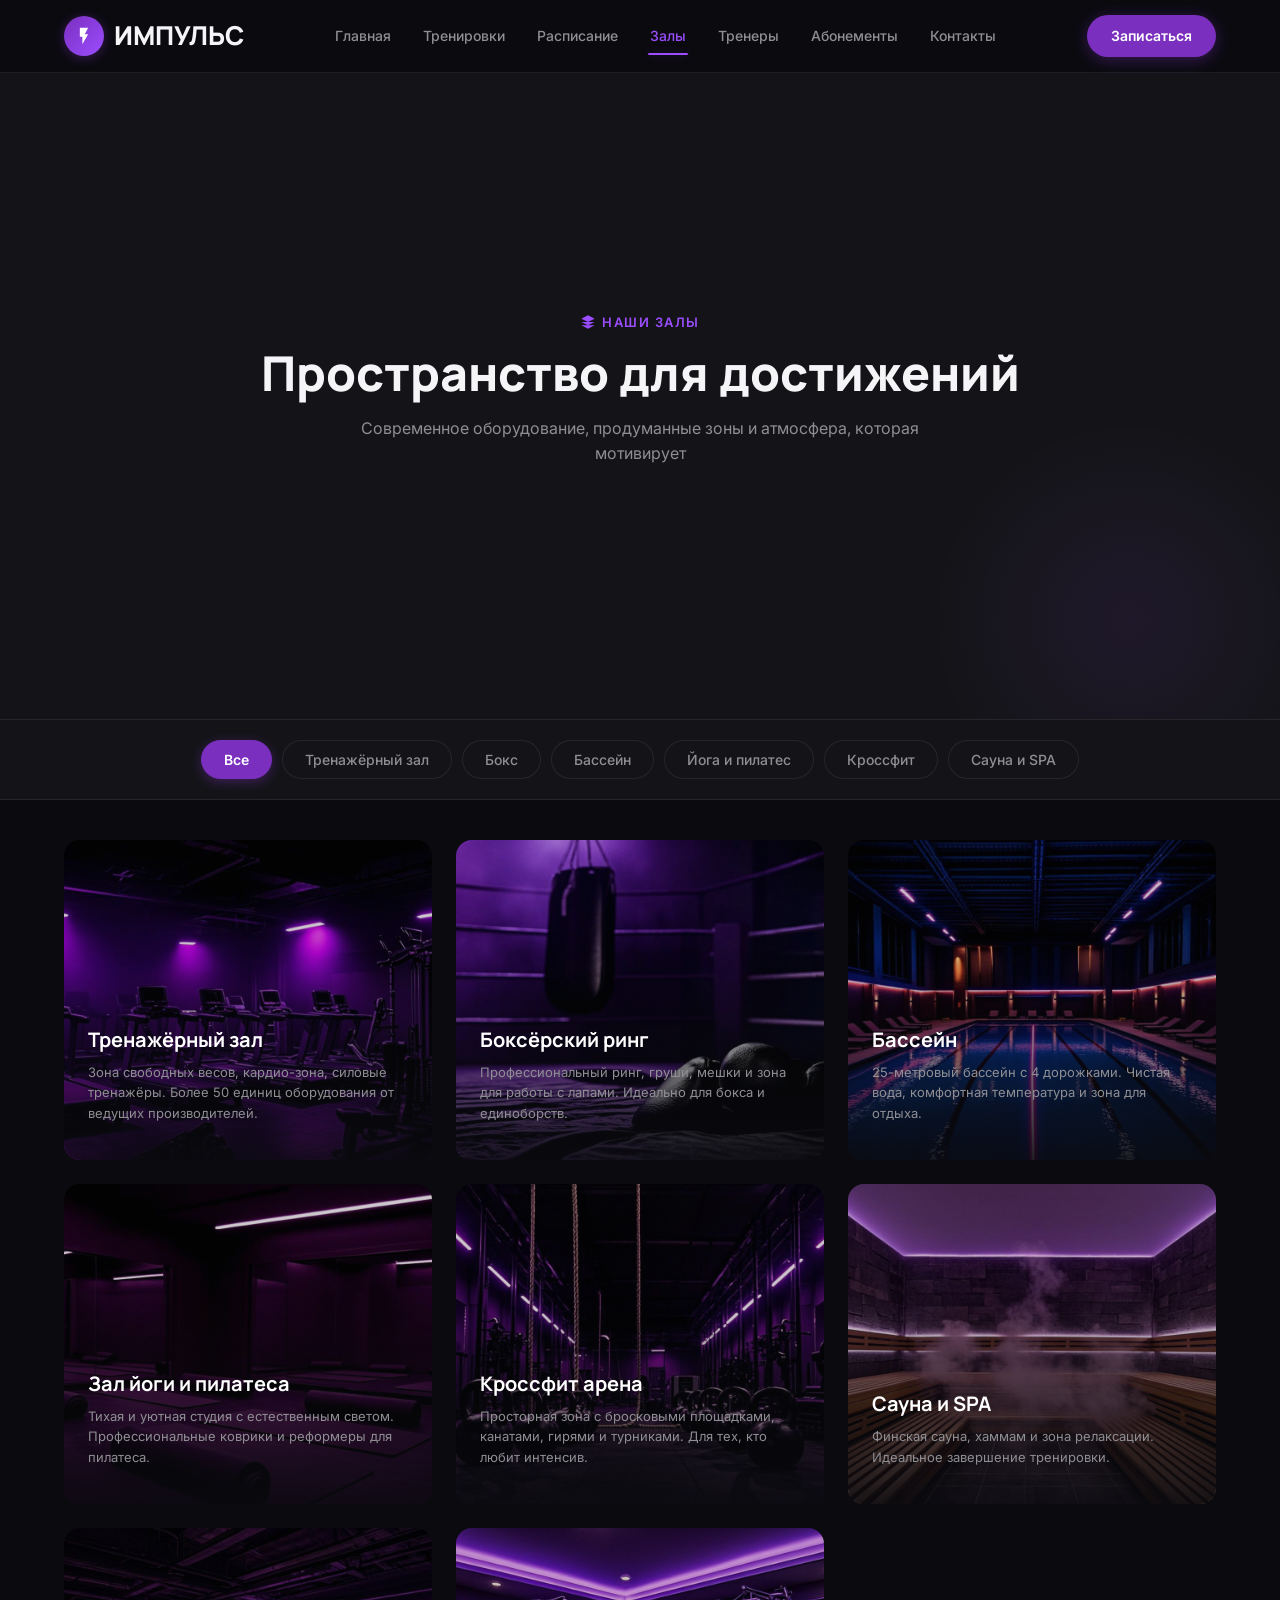
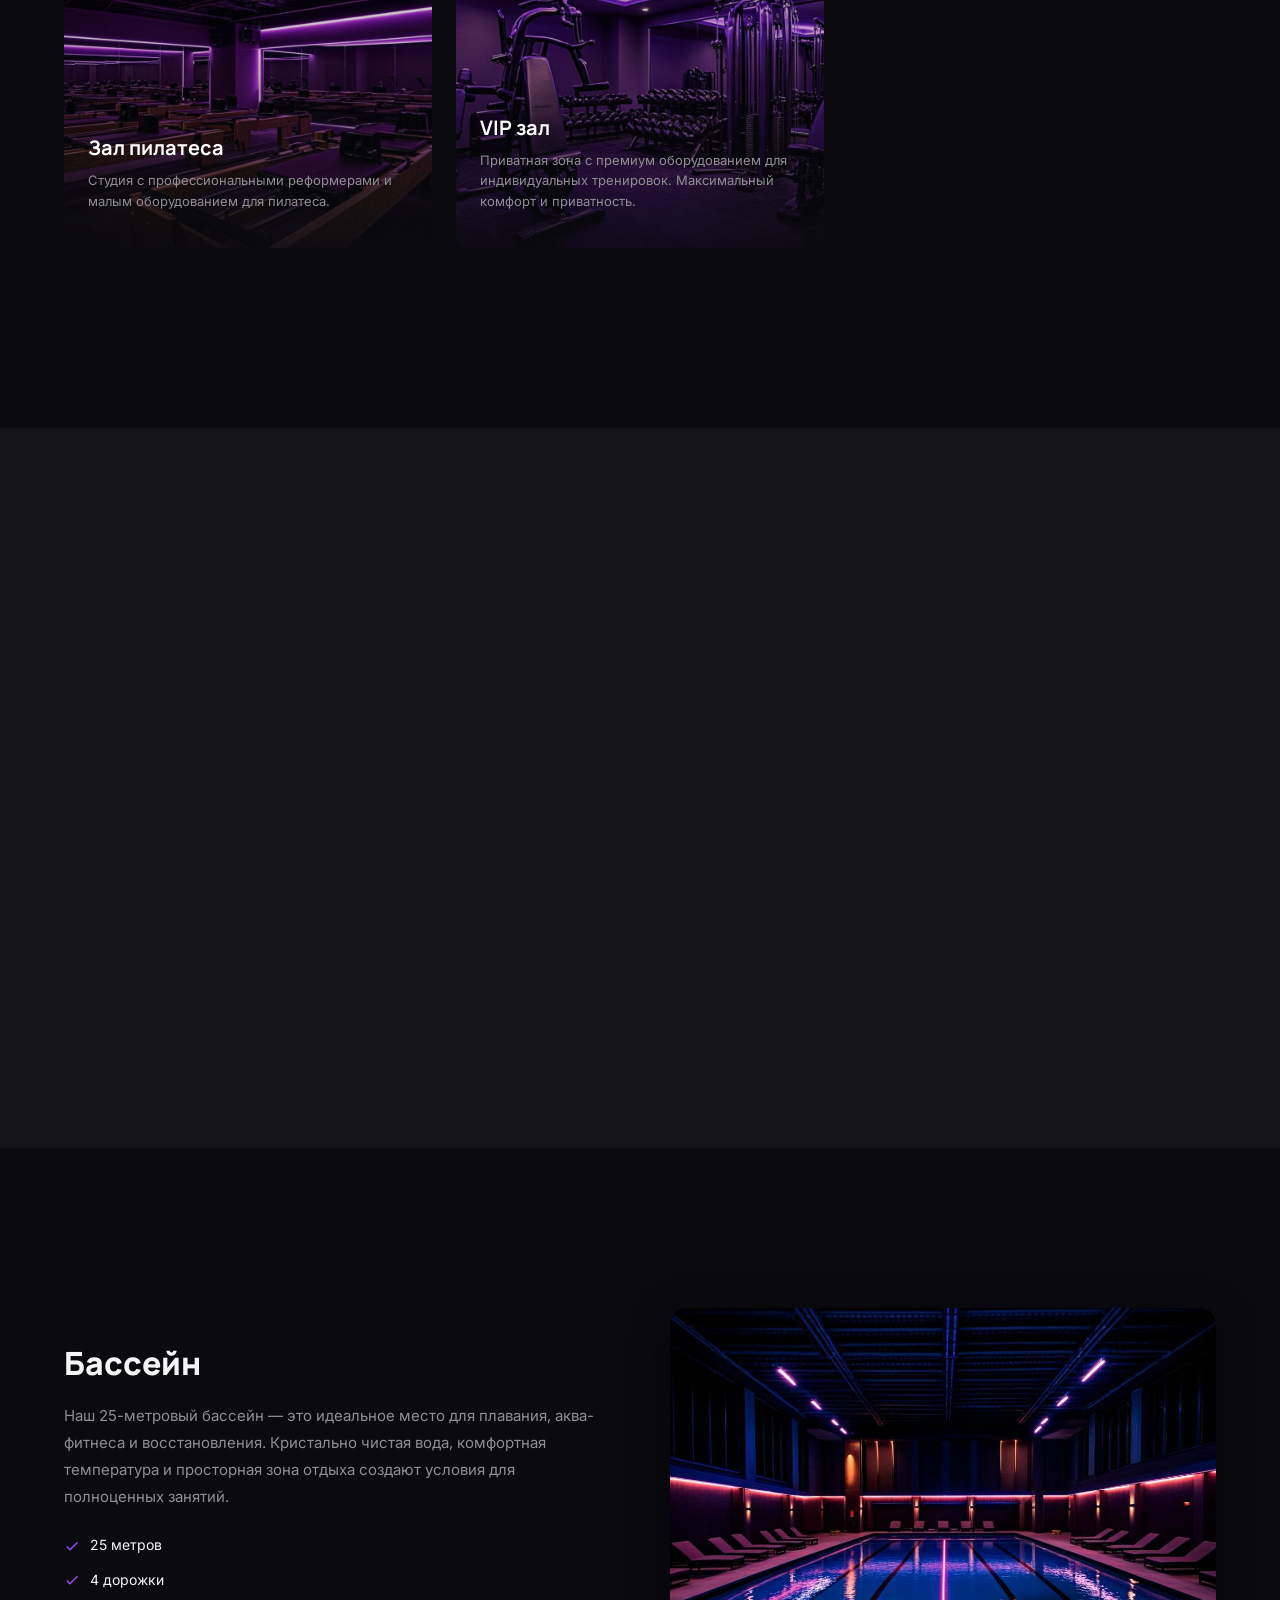
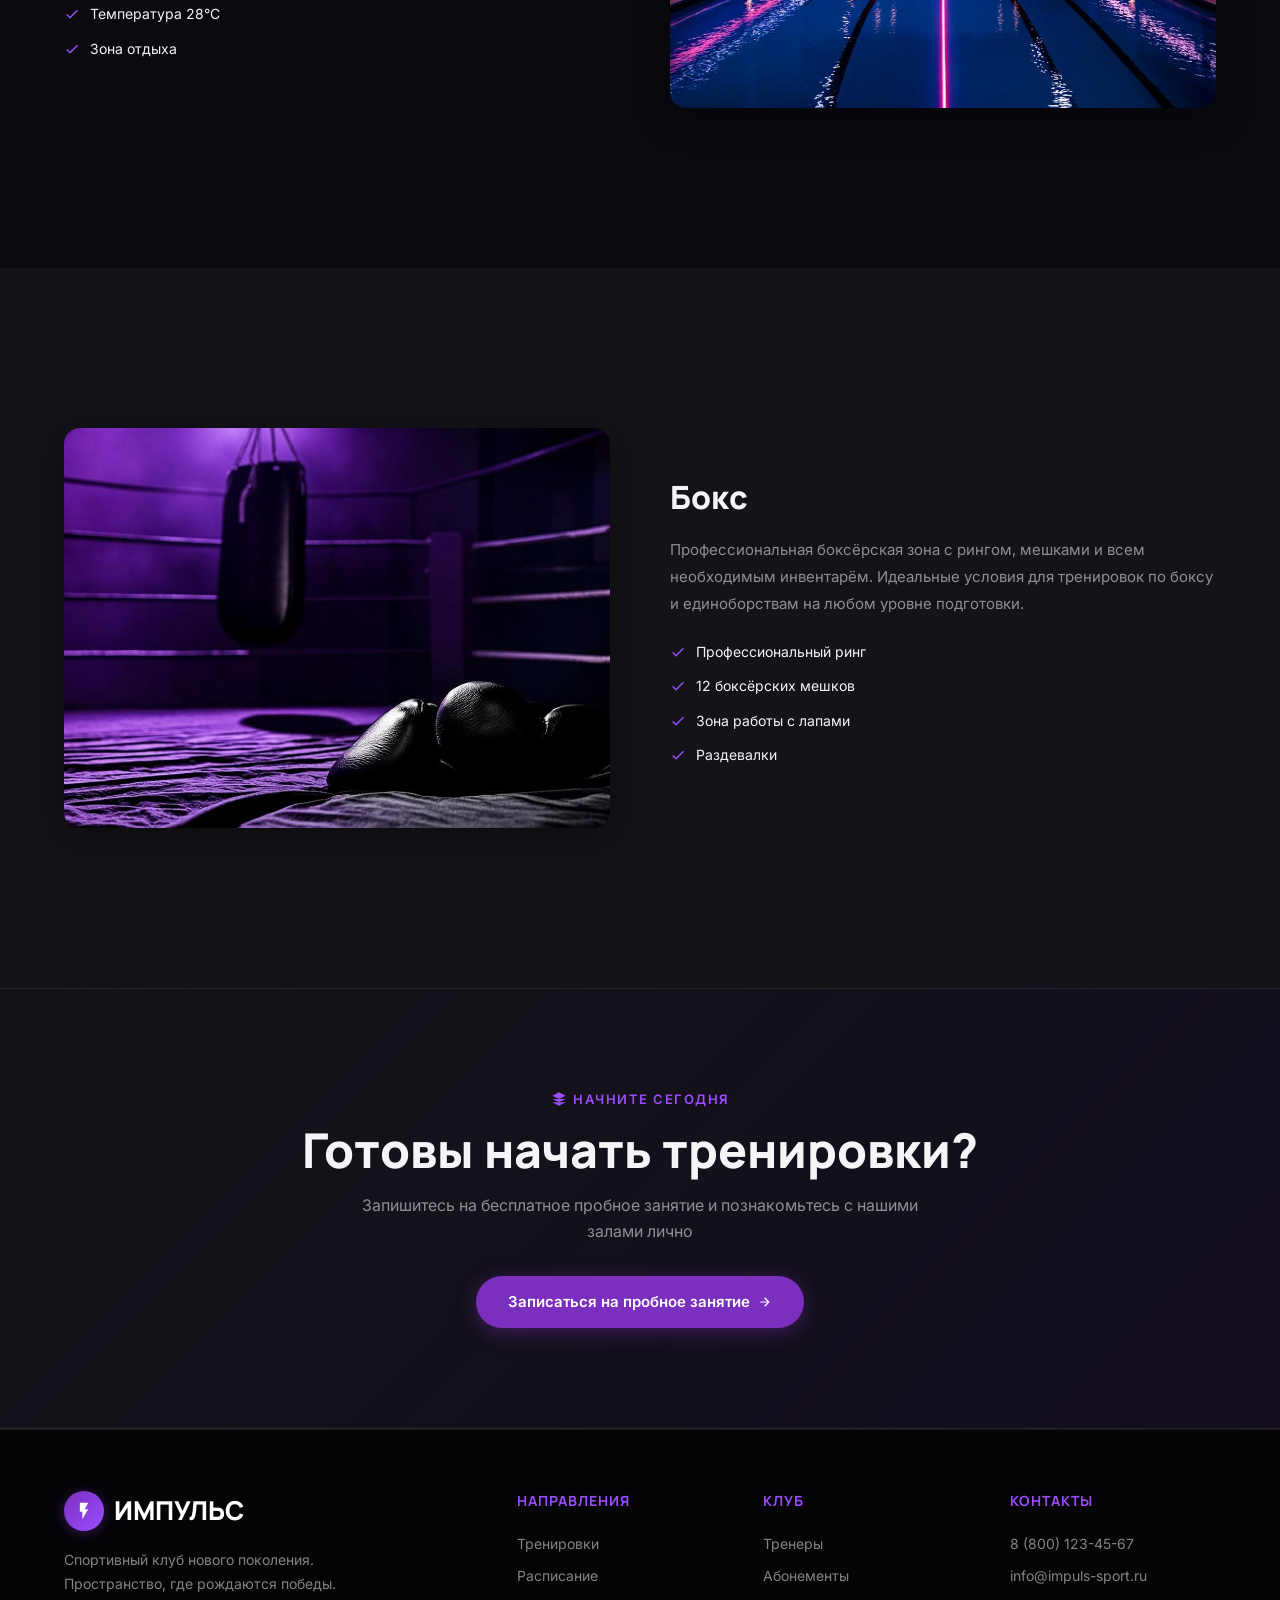
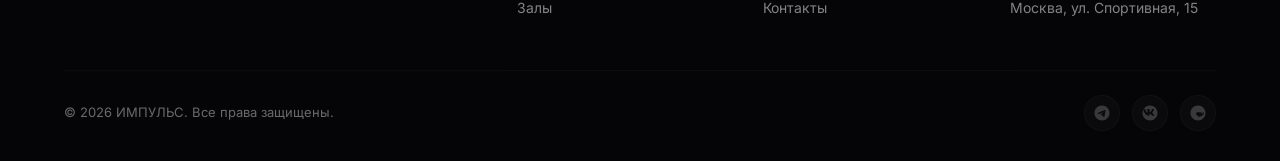
<file: facilities.html>
<!DOCTYPE html>
<html lang="ru">
<head>
  <meta charset="UTF-8">
  <meta name="viewport" content="width=device-width, initial-scale=1.0">
  <title>Залы — ИМПУЛЬС</title>
  <link rel="preconnect" href="https://fonts.googleapis.com">
  <link rel="preconnect" href="https://fonts.gstatic.com" crossorigin>
  <link href="https://fonts.googleapis.com/css2?family=Inter:wght@400;500;600;700&family=Manrope:wght@700;800&display=swap" rel="stylesheet">
  <link rel="stylesheet" href="styles/style.css">
</head>
<body class="loading">

  <!-- Preloader -->
  <div id="preloader" class="preloader">
    <div class="preloader-logo">ИМПУЛЬС</div>
    <div class="preloader-spinner"></div>
  </div>

  <!-- Header -->
  <header id="header" class="header">
    <div class="container header-inner">
<a href="index.html" class="logo">
  <div class="logo-icon">
    <svg viewBox="0 0 24 24"><path d="M7 2v11h3v9l7-12h-4l4-8z"/></svg>
  </div>
  ИМПУЛЬС
</a>
      <nav class="nav">
        <a href="index.html">Главная</a>
        <a href="training.html">Тренировки</a>
        <a href="schedule.html">Расписание</a>
        <a href="facilities.html">Залы</a>
        <a href="trainers.html">Тренеры</a>
        <a href="pricing.html">Абонементы</a>
        <a href="contacts.html">Контакты</a>
      </nav>
      <a href="contacts.html" class="header-cta">Записаться</a>
    </div>
  </header>

  <!-- Facilities Hero -->
  <section class="facilities-hero">
    <div class="container" style="position:relative;z-index:1;">
      <div class="section-label anim anim-up">
        <svg viewBox="0 0 24 24"><path d="M12 2L2 7l10 5 10-5-10-5zM2 17l10 5 10-5M2 12l10 5 10-5"/></svg>
        Наши залы
      </div>
      <h1 class="section-title anim anim-up">Пространство для достижений</h1>
      <p class="section-subtitle anim anim-up">Современное оборудование, продуманные зоны и атмосфера, которая мотивирует</p>
    </div>
  </section>

  <!-- Filters -->
  <div class="catalog-filters">
    <div class="container" style="display:flex;align-items:center;justify-content:center;gap:10px;flex-wrap:wrap;">
      <button class="filter-btn active" data-filter="all">Все</button>
      <button class="filter-btn" data-filter="gym">Тренажёрный зал</button>
      <button class="filter-btn" data-filter="boxing">Бокс</button>
      <button class="filter-btn" data-filter="pool">Бассейн</button>
      <button class="filter-btn" data-filter="yoga">Йога и пилатес</button>
      <button class="filter-btn" data-filter="crossfit">Кроссфит</button>
      <button class="filter-btn" data-filter="spa">Сауна и SPA</button>
    </div>
  </div>

  <!-- Facilities Grid -->
  <section class="section" style="padding-top:0">
    <div class="container">
      <div class="catalog-grid" id="facilityGrid" data-anim-children="up">

        <!-- a) Тренажёрный зал -->
        <div class="facility-card facility-filter-card anim anim-up" data-category="gym">
          <div class="facility-card-img">
            <img src="images/hero.jpg" alt="Тренажёрный зал">
          </div>
          <div class="facility-card-overlay">
            <h3 class="facility-card-title">Тренажёрный зал</h3>
            <p class="facility-card-desc">Зона свободных весов, кардио-зона, силовые тренажёры. Более 50 единиц оборудования от ведущих производителей.</p>
          </div>
        </div>

        <!-- b) Боксёрский ринг -->
        <div class="facility-card facility-filter-card anim anim-up" data-category="boxing">
          <div class="facility-card-img">
            <img src="images/boxing.jpg" alt="Боксёрский ринг">
          </div>
          <div class="facility-card-overlay">
            <h3 class="facility-card-title">Боксёрский ринг</h3>
            <p class="facility-card-desc">Профессиональный ринг, груши, мешки и зона для работы с лапами. Идеально для бокса и единоборств.</p>
          </div>
        </div>

        <!-- c) Бассейн -->
        <div class="facility-card facility-filter-card anim anim-up" data-category="pool">
          <div class="facility-card-img">
            <img src="images/pool.jpg" alt="Бассейн">
          </div>
          <div class="facility-card-overlay">
            <h3 class="facility-card-title">Бассейн</h3>
            <p class="facility-card-desc">25-метровый бассейн с 4 дорожками. Чистая вода, комфортная температура и зона для отдыха.</p>
          </div>
        </div>

        <!-- d) Зал йоги и пилатеса -->
        <div class="facility-card facility-filter-card anim anim-up" data-category="yoga">
          <div class="facility-card-img">
            <img src="images/yoga.jpg" alt="Зал йоги и пилатеса">
          </div>
          <div class="facility-card-overlay">
            <h3 class="facility-card-title">Зал йоги и пилатеса</h3>
            <p class="facility-card-desc">Тихая и уютная студия с естественным светом. Профессиональные коврики и реформеры для пилатеса.</p>
          </div>
        </div>

        <!-- e) Кроссфит арена -->
        <div class="facility-card facility-filter-card anim anim-up" data-category="crossfit">
          <div class="facility-card-img">
            <img src="images/crossfit.jpg" alt="Кроссфит арена">
          </div>
          <div class="facility-card-overlay">
            <h3 class="facility-card-title">Кроссфит арена</h3>
            <p class="facility-card-desc">Просторная зона с бросковыми площадками, канатами, гирями и турниками. Для тех, кто любит интенсив.</p>
          </div>
        </div>

        <!-- f) Сауна и SPA -->
        <div class="facility-card facility-filter-card anim anim-up" data-category="spa">
          <div class="facility-card-img">
            <img src="images/sauna.jpg" alt="Сауна и SPA">
          </div>
          <div class="facility-card-overlay">
            <h3 class="facility-card-title">Сауна и SPA</h3>
            <p class="facility-card-desc">Финская сауна, хаммам и зона релаксации. Идеальное завершение тренировки.</p>
          </div>
        </div>

        <!-- g) Зал пилатеса -->
        <div class="facility-card facility-filter-card anim anim-up" data-category="yoga">
          <div class="facility-card-img">
            <img src="images/pilates.jpg" alt="Зал пилатеса">
          </div>
          <div class="facility-card-overlay">
            <h3 class="facility-card-title">Зал пилатеса</h3>
            <p class="facility-card-desc">Студия с профессиональными реформерами и малым оборудованием для пилатеса.</p>
          </div>
        </div>

        <!-- h) VIP зал -->
        <div class="facility-card facility-filter-card anim anim-up" data-category="gym">
          <div class="facility-card-img">
            <img src="images/vip.jpg" alt="VIP зал">
          </div>
          <div class="facility-card-overlay">
            <h3 class="facility-card-title">VIP зал</h3>
            <p class="facility-card-desc">Приватная зона с премиум оборудованием для индивидуальных тренировок. Максимальный комфорт и приватность.</p>
          </div>
        </div>

      </div>
    </div>
  </section>

  <!-- Detail: Тренажёрный зал (normal) -->
  <section class="section section-alt">
    <div class="container">
      <div class="facility-detail anim anim-up">
        <div class="facility-detail-img">
          <img src="images/hero.jpg" alt="Тренажёрный зал">
        </div>
        <div class="facility-detail-text">
          <h2>Тренажёрный зал</h2>
          <p>Наш тренажёрный зал — это пространство, где каждый найдёт всё необходимое для эффективной тренировки. Современное оборудование от ведущих мировых производителей, продуманная планировка и атмосфера, заряжающая на результат.</p>
          <ul class="facility-detail-features">
            <li>
              <svg viewBox="0 0 24 24"><path d="M9 16.17L4.83 12l-1.42 1.41L9 19 21 7l-1.41-1.41L9 16.17z"/></svg>
              Более 50 тренажёров
            </li>
            <li>
              <svg viewBox="0 0 24 24"><path d="M9 16.17L4.83 12l-1.42 1.41L9 19 21 7l-1.41-1.41L9 16.17z"/></svg>
              Зона свободных весов
            </li>
            <li>
              <svg viewBox="0 0 24 24"><path d="M9 16.17L4.83 12l-1.42 1.41L9 19 21 7l-1.41-1.41L9 16.17z"/></svg>
              Кардио-зона
            </li>
            <li>
              <svg viewBox="0 0 24 24"><path d="M9 16.17L4.83 12l-1.42 1.41L9 19 21 7l-1.41-1.41L9 16.17z"/></svg>
              Профессиональное оборудование
            </li>
          </ul>
        </div>
      </div>
    </div>
  </section>

  <!-- Detail: Бассейн (reversed) -->
  <section class="section">
    <div class="container">
      <div class="facility-detail anim anim-up" style="direction:rtl">
        <div class="facility-detail-img" style="direction:ltr">
          <img src="images/pool.jpg" alt="Бассейн">
        </div>
        <div class="facility-detail-text" style="direction:ltr">
          <h2>Бассейн</h2>
          <p>Наш 25-метровый бассейн — это идеальное место для плавания, аква-фитнеса и восстановления. Кристально чистая вода, комфортная температура и просторная зона отдыха создают условия для полноценных занятий.</p>
          <ul class="facility-detail-features">
            <li>
              <svg viewBox="0 0 24 24"><path d="M9 16.17L4.83 12l-1.42 1.41L9 19 21 7l-1.41-1.41L9 16.17z"/></svg>
              25 метров
            </li>
            <li>
              <svg viewBox="0 0 24 24"><path d="M9 16.17L4.83 12l-1.42 1.41L9 19 21 7l-1.41-1.41L9 16.17z"/></svg>
              4 дорожки
            </li>
            <li>
              <svg viewBox="0 0 24 24"><path d="M9 16.17L4.83 12l-1.42 1.41L9 19 21 7l-1.41-1.41L9 16.17z"/></svg>
              Температура 28°C
            </li>
            <li>
              <svg viewBox="0 0 24 24"><path d="M9 16.17L4.83 12l-1.42 1.41L9 19 21 7l-1.41-1.41L9 16.17z"/></svg>
              Зона отдыха
            </li>
          </ul>
        </div>
      </div>
    </div>
  </section>

  <!-- Detail: Бокс (normal) -->
  <section class="section section-alt">
    <div class="container">
      <div class="facility-detail anim anim-up">
        <div class="facility-detail-img">
          <img src="images/boxing.jpg" alt="Бокс">
        </div>
        <div class="facility-detail-text">
          <h2>Бокс</h2>
          <p>Профессиональная боксёрская зона с рингом, мешками и всем необходимым инвентарём. Идеальные условия для тренировок по боксу и единоборствам на любом уровне подготовки.</p>
          <ul class="facility-detail-features">
            <li>
              <svg viewBox="0 0 24 24"><path d="M9 16.17L4.83 12l-1.42 1.41L9 19 21 7l-1.41-1.41L9 16.17z"/></svg>
              Профессиональный ринг
            </li>
            <li>
              <svg viewBox="0 0 24 24"><path d="M9 16.17L4.83 12l-1.42 1.41L9 19 21 7l-1.41-1.41L9 16.17z"/></svg>
              12 боксёрских мешков
            </li>
            <li>
              <svg viewBox="0 0 24 24"><path d="M9 16.17L4.83 12l-1.42 1.41L9 19 21 7l-1.41-1.41L9 16.17z"/></svg>
              Зона работы с лапами
            </li>
            <li>
              <svg viewBox="0 0 24 24"><path d="M9 16.17L4.83 12l-1.42 1.41L9 19 21 7l-1.41-1.41L9 16.17z"/></svg>
              Раздевалки
            </li>
          </ul>
        </div>
      </div>
    </div>
  </section>

  <!-- CTA Section -->
  <section class="cta-section section">
    <div class="container" style="text-align:center">
      <div class="section-label anim anim-up">
        <svg viewBox="0 0 24 24"><path d="M12 2L2 7l10 5 10-5-10-5zM2 17l10 5 10-5M2 12l10 5 10-5"/></svg>
        Начните сегодня
      </div>
      <h2 class="section-title anim anim-up">Готовы начать тренировки?</h2>
      <p class="section-subtitle anim anim-up">Запишитесь на бесплатное пробное занятие и познакомьтесь с нашими залами лично</p>
      <div style="margin-top:32px" class="anim anim-up">
        <a href="contacts.html" class="btn-primary">
          Записаться на пробное занятие
          <svg viewBox="0 0 24 24"><path d="M12 4l-1.41 1.41L16.17 11H4v2h12.17l-5.58 5.59L12 20l8-8-8-8z"/></svg>
        </a>
      </div>
    </div>
  </section>

  <!-- Footer -->
  <footer class="footer">
    <div class="container">
      <div class="footer-grid">
        <div class="footer-brand">
<div class="logo">
  <div class="logo-icon">
    <svg viewBox="0 0 24 24"><path d="M7 2v11h3v9l7-12h-4l4-8z"/></svg>
  </div>
  ИМПУЛЬС
</div>
          <p>Спортивный клуб нового поколения. Пространство, где рождаются победы.</p>
        </div>
        <div class="footer-col">
          <div class="footer-col-title">Направления</div>
          <a href="training.html">Тренировки</a>
          <a href="schedule.html">Расписание</a>
          <a href="facilities.html">Залы</a>
        </div>
        <div class="footer-col">
          <div class="footer-col-title">Клуб</div>
          <a href="trainers.html">Тренеры</a>
          <a href="pricing.html">Абонементы</a>
          <a href="contacts.html">Контакты</a>
        </div>
        <div class="footer-col">
          <div class="footer-col-title">Контакты</div>
          <a href="tel:+78001234567">8 (800) 123-45-67</a>
          <a href="mailto:info@impuls-sport.ru">info@impuls-sport.ru</a>
          <a href="#">Москва, ул. Спортивная, 15</a>
        </div>
      </div>
      <div class="footer-bottom">
        <span>&copy; 2026 ИМПУЛЬС. Все права защищены.</span>
        <div class="footer-socials">
          <a href="#" class="footer-social" aria-label="Telegram">
            <svg viewBox="0 0 24 24"><path d="M12 2C6.48 2 2 6.48 2 12s4.48 10 10 10 10-4.48 10-10S17.52 2 12 2zm4.64 6.8c-.15 1.58-.8 5.42-1.13 7.19-.14.75-.42 1-.68 1.03-.58.05-1.02-.38-1.58-.75-.88-.58-1.38-.94-2.23-1.5-.99-.65-.35-1.01.22-1.59.15-.15 2.71-2.48 2.76-2.69a.2.2 0 00-.05-.18c-.06-.05-.14-.03-.21-.02-.09.02-1.49.95-4.22 2.79-.4.27-.76.41-1.08.4-.36-.01-1.04-.2-1.55-.37-.63-.2-1.12-.31-1.08-.66.02-.18.27-.36.74-.55 2.92-1.27 4.86-2.11 5.83-2.51 2.78-1.16 3.35-1.36 3.73-1.36.08 0 .27.02.39.12.1.08.13.19.14.27-.01.06.01.24 0 .38z"/></svg>
          </a>
          <a href="#" class="footer-social" aria-label="VK">
            <svg viewBox="0 0 24 24"><path d="M12 2C6.48 2 2 6.48 2 12s4.48 10 10 10 10-4.48 10-10S17.52 2 12 2zm5.14 13.66h-1.66c-.63 0-.82-.5-1.95-1.64-1-.96-1.42-1.09-1.66-1.09-.34 0-.44.1-.44.56v1.5c0 .4-.13.64-1.18.64-1.74 0-3.67-1.05-5.03-3.01-2.04-2.87-2.6-5.02-2.6-5.46 0-.24.1-.46.56-.46h1.66c.42 0 .58.19.74.63.81 2.34 2.17 4.39 2.73 4.39.21 0 .31-.1.31-.63v-2.42c-.06-1.09-.64-1.18-.64-1.57 0-.19.16-.38.42-.38h2.61c.35 0 .48.19.48.61v3.28c0 .35.16.48.26.48.21 0 .38-.13.77-.52 1.19-1.33 2.04-3.39 2.04-3.39.11-.24.3-.46.72-.46h1.66c.5 0 .61.26.5.61-.21.97-2.25 3.86-2.25 3.86-.18.3-.25.43 0 .77.18.26.77.77 1.17 1.24.73.82 1.28 1.51 1.43 1.99.16.47-.08.72-.55.72z"/></svg>
          </a>
          <a href="#" class="footer-social" aria-label="YouTube">
            <svg viewBox="0 0 24 24"><path d="M12 2C6.48 2 2 6.48 2 12s4.48 10 10 10 10-4.48 10-10S17.52 2 12 2zm4.46 14.14c-.38.3-3.14 1.48-4.58.14-1.44-1.34-3.08-3.32-2.7-4.16.38-.84 2.5-.98 3.64-1.08 1.14-.1 2.42.38 3.04.26.62-.12.92-.52.92-.52s.52.62.16 1.44c-.36.82-1.24 1.44-1.24 1.44s1.38-.04 2.26-.68c.88-.64.5-1.84.5-1.84s.52-.16 1.08.34c.56.5.02 2.52-1.08 3.66z"/></svg>
          </a>
        </div>
      </div>
    </div>
  </footer>

  <!-- Bottom Mobile Navigation -->
  <nav class="bottom-nav">
      <a href="index.html" class="bottom-nav-item" data-page="home">
          <svg class="bottom-nav-icon" viewBox="0 0 24 24" fill="currentColor"><path d="M10 20v-6h4v6h5v-8h3L12 3 2 12h3v8z"/></svg>
          <span class="bottom-nav-label">Главная</span>
      </a>
      <a href="schedule.html" class="bottom-nav-item" data-page="schedule">
          <svg class="bottom-nav-icon" viewBox="0 0 24 24" fill="currentColor"><path d="M19 3h-1V1h-2v2H8V1H6v2H5c-1.11 0-1.99.9-1.99 2L3 19c0 1.1.89 2 2 2h14c1.1 0 2-.9 2-2V5c0-1.1-.9-2-2-2zm0 16H5V8h14v11zM9 10H7v2h2v-2zm4 0h-2v2h2v-2zm4 0h-2v2h2v-2z"/></svg>
          <span class="bottom-nav-label">Расписание</span>
      </a>
      <a href="pricing.html" class="bottom-nav-item" data-page="pricing">
          <svg class="bottom-nav-icon" viewBox="0 0 24 24" fill="currentColor"><path d="M11.8 10.9c-2.27-.59-3-1.2-3-2.15 0-1.09 1.01-1.85 2.7-1.85 1.78 0 2.44.85 2.5 2.1h2.21c-.07-1.72-1.12-3.3-3.21-3.81V3h-3v2.16c-1.94.42-3.5 1.68-3.5 3.61 0 2.31 1.91 3.46 4.7 4.13 2.5.6 3 1.48 3 2.41 0 .69-.49 1.79-2.7 1.79-2.06 0-2.87-.92-2.98-2.1h-2.2c.12 2.19 1.76 3.42 3.68 3.83V21h3v-2.15c1.95-.37 3.5-1.5 3.5-3.55 0-2.84-2.43-3.81-4.7-4.4z"/></svg>
          <span class="bottom-nav-label">Цены</span>
      </a>
      <a href="trainers.html" class="bottom-nav-item" data-page="trainers">
          <svg class="bottom-nav-icon" viewBox="0 0 24 24" fill="currentColor"><path d="M16 11c1.66 0 2.99-1.34 2.99-3S17.66 5 16 5c-1.66 0-3 1.34-3 3s1.34 3 3 3zm-8 0c1.66 0 2.99-1.34 2.99-3S9.66 5 8 5C6.34 5 5 6.34 5 8s1.34 3 3 3zm0 2c-2.33 0-7 1.17-7 3.5V19h14v-2.5c0-2.33-4.67-3.5-7-3.5zm8 0c-.29 0-.62.02-.97.05 1.16.84 1.97 1.97 1.97 3.45V19h6v-2.5c0-2.33-4.67-3.5-7-3.5z"/></svg>
          <span class="bottom-nav-label">Тренеры</span>
      </a>
      <a href="contacts.html" class="bottom-nav-item" data-page="contacts">
          <svg class="bottom-nav-icon" viewBox="0 0 24 24" fill="currentColor"><path d="M6.62 10.79c1.44 2.83 3.76 5.14 6.59 6.59l2.2-2.2c.27-.27.67-.36 1.02-.24 1.12.37 2.33.57 3.57.57.55 0 1 .45 1 1V20c0 .55-.45 1-1 1-9.39 0-17-7.61-17-17 0-.55.45-1 1-1h3.5c.55 0 1 .45 1 1 0 1.25.2 2.45.57 3.57.11.35.03.74-.25 1.02l-2.2 2.2z"/></svg>
          <span class="bottom-nav-label">Контакты</span>
      </a>
  </nav>

  <script src="javascript/main.js"></script>
</body>
</html>
</file>
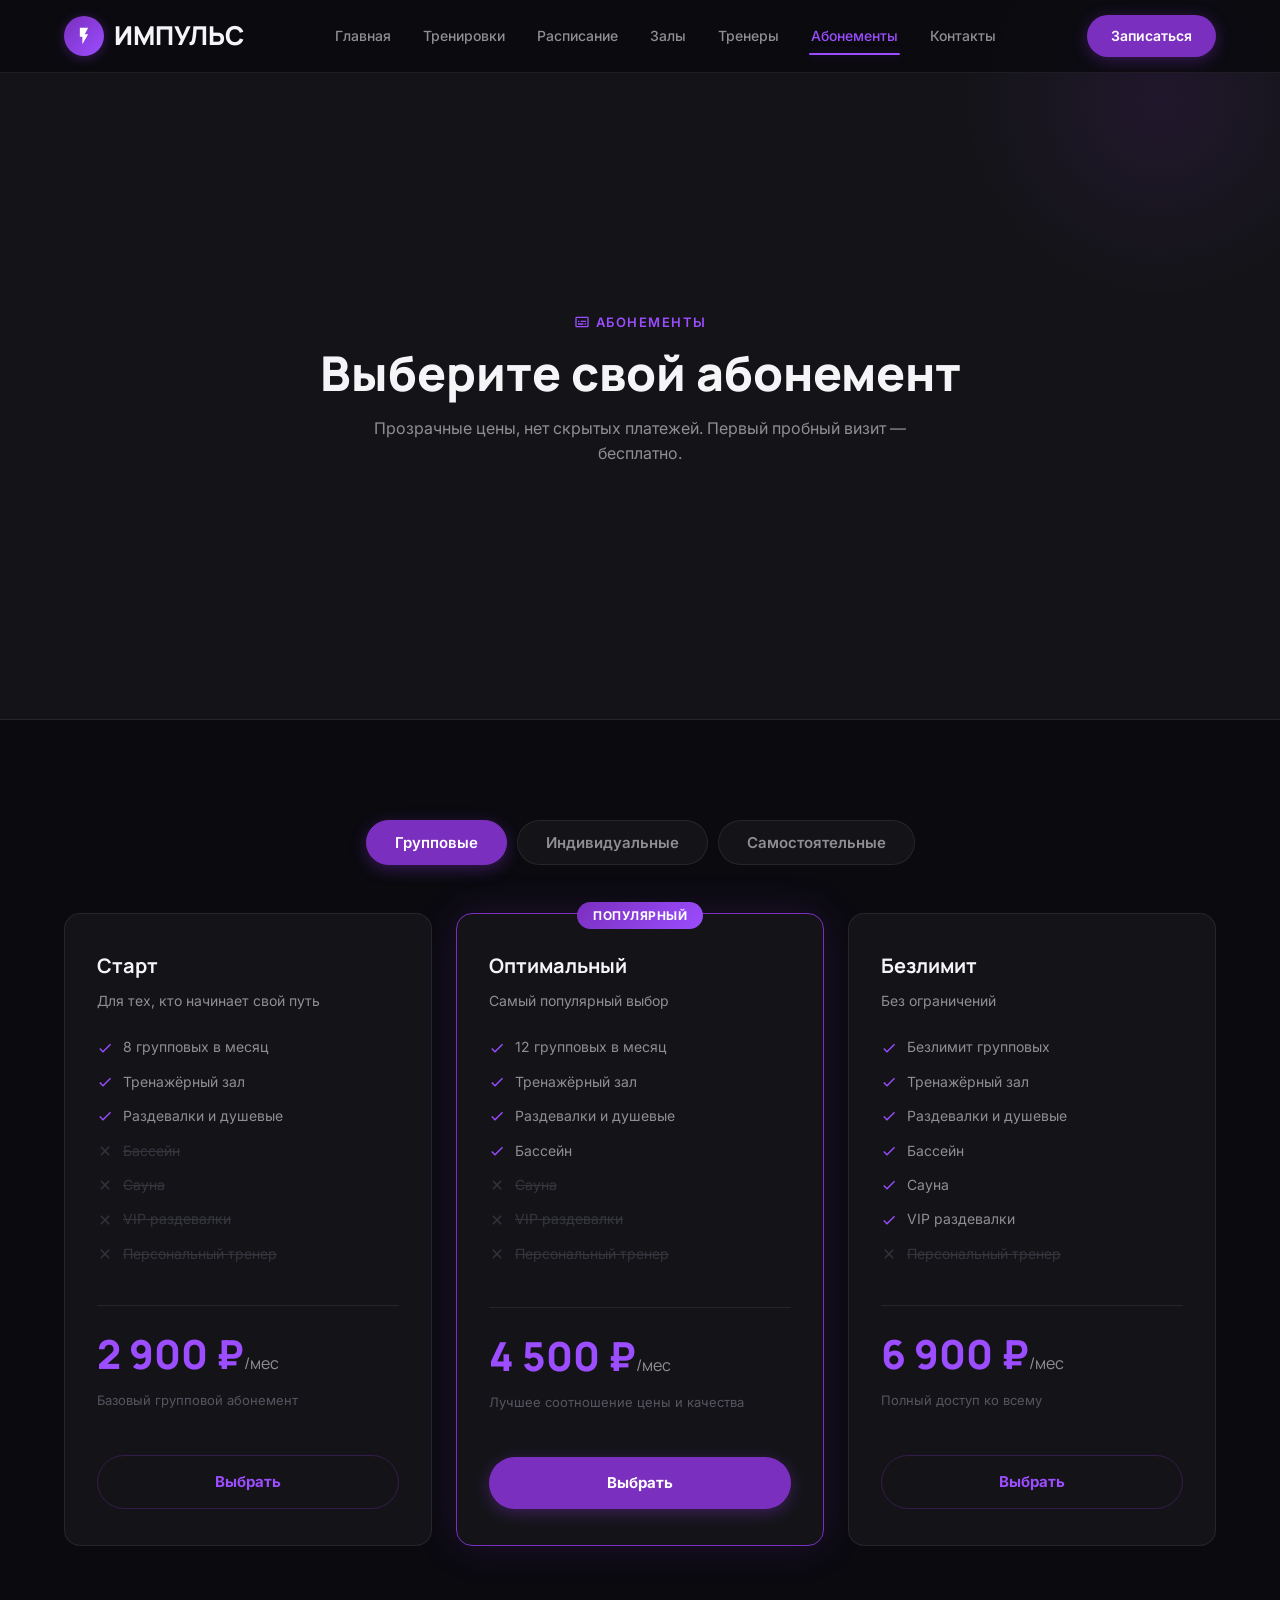
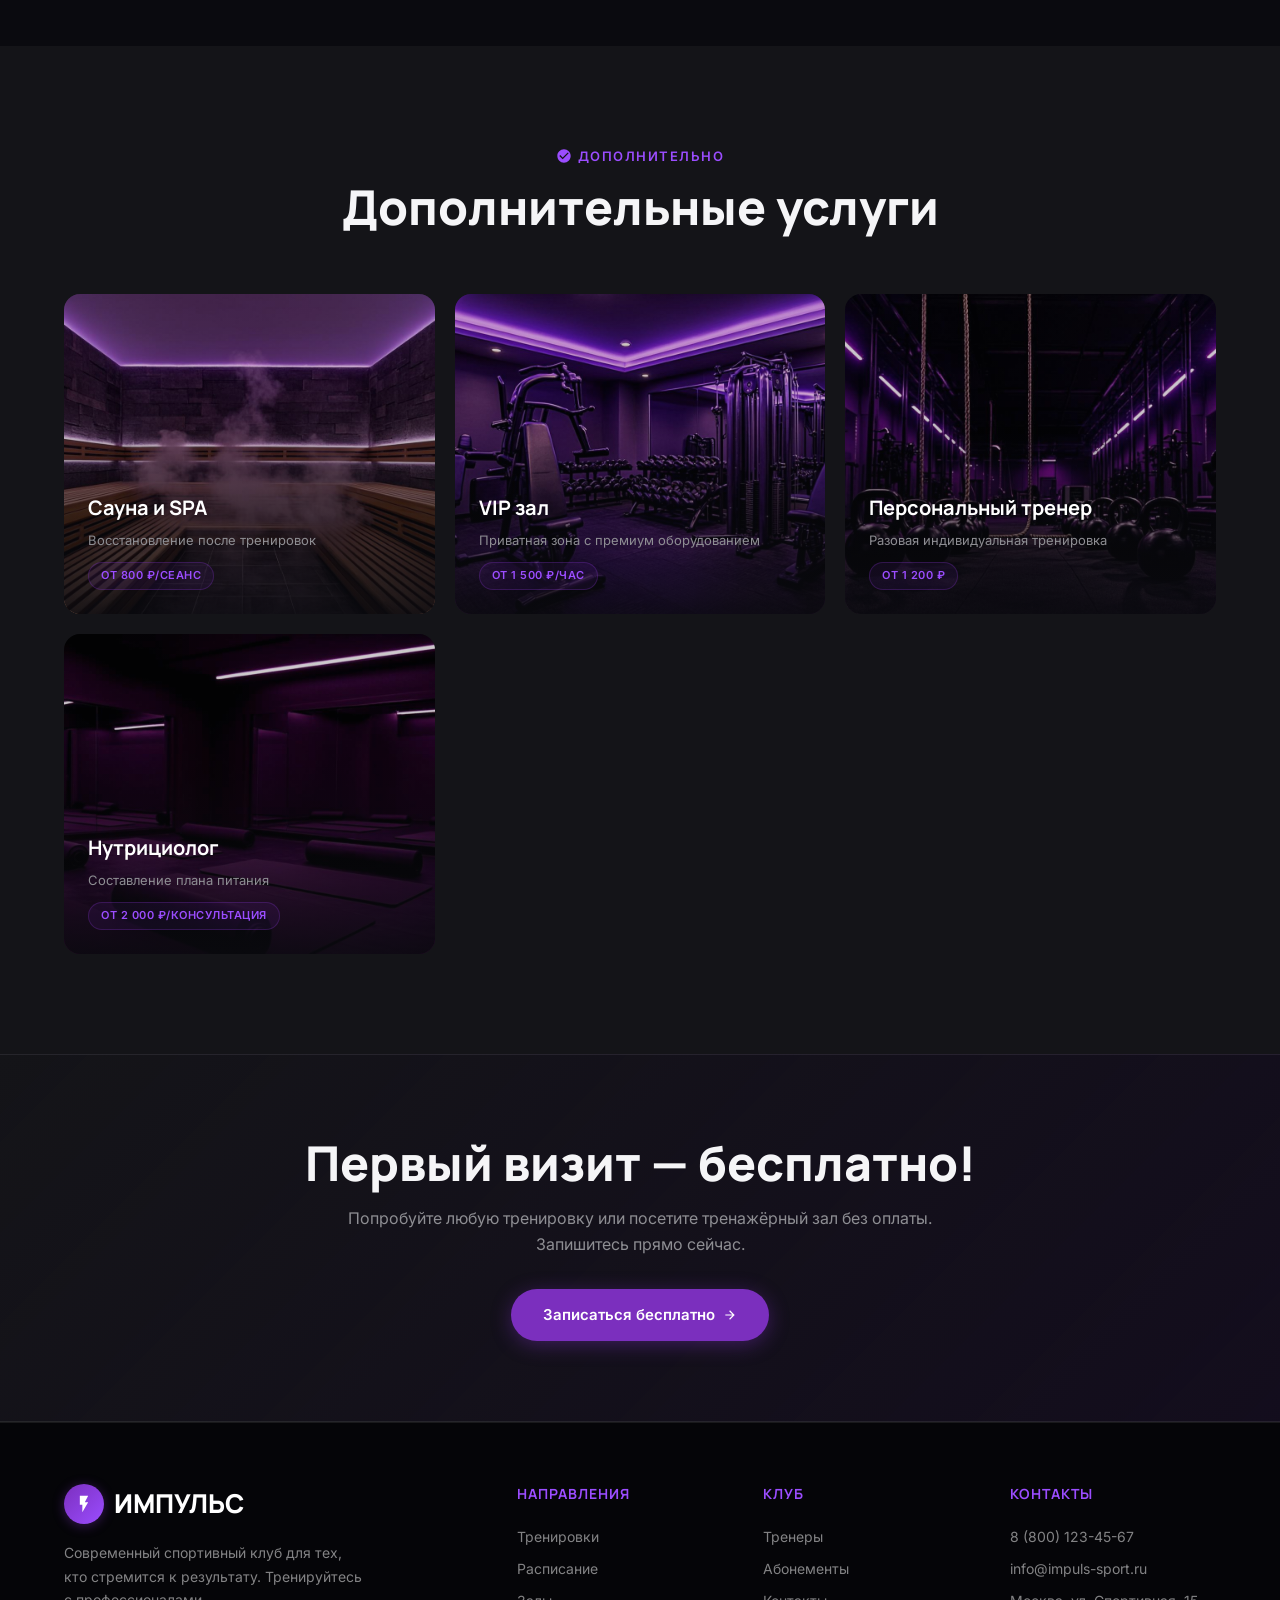
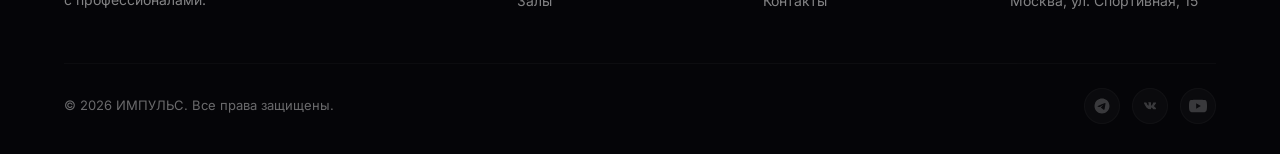
<file: pricing.html>
<!DOCTYPE html>
<html lang="ru">
<head>
  <meta charset="UTF-8">
  <meta name="viewport" content="width=device-width, initial-scale=1.0">
  <title>Абонементы — ИМПУЛЬС</title>
  <link rel="preconnect" href="https://fonts.googleapis.com">
  <link rel="preconnect" href="https://fonts.gstatic.com" crossorigin>
  <link href="https://fonts.googleapis.com/css2?family=Inter:wght@400;500;600;700&family=Manrope:wght@700;800&display=swap" rel="stylesheet">
  <link rel="stylesheet" href="styles/style.css">
</head>
<body class="loading">

  <!-- Preloader -->
  <div id="preloader" class="preloader">
    <div class="preloader-logo">ИМПУЛЬС</div>
    <div class="preloader-spinner"></div>
  </div>

  <!-- Header -->
  <header id="header" class="header">
    <div class="container header-inner">
      <a href="index.html" class="logo">
        <div class="logo-icon">
          <svg viewBox="0 0 24 24"><path d="M7 2v11h3v9l7-12h-4l4-8z"/></svg>
        </div>
        ИМПУЛЬС
      </a>
      <nav class="nav">
        <a href="index.html">Главная</a>
        <a href="training.html">Тренировки</a>
        <a href="schedule.html">Расписание</a>
        <a href="facilities.html">Залы</a>
        <a href="trainers.html">Тренеры</a>
        <a href="pricing.html">Абонементы</a>
        <a href="contacts.html">Контакты</a>
      </nav>
      <a href="contacts.html" class="header-cta">Записаться</a>
    </div>
  </header>

  <!-- Pricing Hero -->
  <section class="pricing-hero">
    <div class="container" style="position:relative;z-index:1;">
      <div class="section-label anim anim-up">
        <svg viewBox="0 0 24 24" fill="currentColor"><path d="M20 4H4c-1.11 0-2 .89-2 2v12c0 1.11.89 2 2 2h16c1.11 0 2-.89 2-2V6c0-1.11-.89-2-2-2zm0 14H4V6h16v12zM6 10h2v2H6zm0 4h8v2H6zm10 0h2v2h-2zm-6-4h8v2h-8z"/></svg>
        Абонементы
      </div>
      <h1 class="section-title anim anim-up">Выберите свой абонемент</h1>
      <p class="section-subtitle anim anim-up">Прозрачные цены, нет скрытых платежей. Первый пробный визит — бесплатно.</p>
    </div>
  </section>

  <!-- Pricing Tabs -->
  <section class="section">
    <div class="container">
      <!-- Tab buttons -->
      <div class="pricing-tabs anim anim-up">
        <button class="pricing-tab active" data-tab="group">Групповые</button>
        <button class="pricing-tab" data-tab="individual">Индивидуальные</button>
        <button class="pricing-tab" data-tab="self">Самостоятельные</button>
      </div>

      <!-- ==================== GROUP PANEL ==================== -->
      <!--
        Aligned rows across all 3 cards:
        Row 1: Групповые тренировки (tier-specific)
        Row 2: Тренажёрный зал          (+,+,+)
        Row 3: Раздевалки и душевые     (+,+,+)
        Row 4: Бассейн                  (-,+,+)
        Row 5: Сауна                    (-,-,+)
        Row 6: VIP раздевалки           (-,-,+)
        Row 7: Персональный тренер      (-,-,-)
      -->
      <div class="pricing-panel" data-panel="group">
        <div class="pricing-grid" data-anim-children="up">

          <!-- Старт -->
          <div class="pricing-card anim anim-up">
            <div class="pricing-name">Старт</div>
            <div class="pricing-desc">Для тех, кто начинает свой путь</div>
            <ul class="pricing-features">
              <li>
                <svg viewBox="0 0 24 24"><path d="M9 16.17L4.83 12l-1.42 1.41L9 19 21 7l-1.41-1.41L9 16.17z"/></svg>
                8 групповых в месяц
              </li>
              <li>
                <svg viewBox="0 0 24 24"><path d="M9 16.17L4.83 12l-1.42 1.41L9 19 21 7l-1.41-1.41L9 16.17z"/></svg>
                Тренажёрный зал
              </li>
              <li>
                <svg viewBox="0 0 24 24"><path d="M9 16.17L4.83 12l-1.42 1.41L9 19 21 7l-1.41-1.41L9 16.17z"/></svg>
                Раздевалки и душевые
              </li>
              <li class="disabled">
                <svg viewBox="0 0 24 24"><path d="M19 6.41L17.59 5 12 10.59 6.41 5 5 6.41 10.59 12 5 17.59 6.41 19 12 13.41 17.59 19 19 17.59 13.41 12 19 6.41z"/></svg>
                Бассейн
              </li>
              <li class="disabled">
                <svg viewBox="0 0 24 24"><path d="M19 6.41L17.59 5 12 10.59 6.41 5 5 6.41 10.59 12 5 17.59 6.41 19 12 13.41 17.59 19 19 17.59 13.41 12 19 6.41z"/></svg>
                Сауна
              </li>
              <li class="disabled">
                <svg viewBox="0 0 24 24"><path d="M19 6.41L17.59 5 12 10.59 6.41 5 5 6.41 10.59 12 5 17.59 6.41 19 12 13.41 17.59 19 19 17.59 13.41 12 19 6.41z"/></svg>
                VIP раздевалки
              </li>
              <li class="disabled">
                <svg viewBox="0 0 24 24"><path d="M19 6.41L17.59 5 12 10.59 6.41 5 5 6.41 10.59 12 5 17.59 6.41 19 12 13.41 17.59 19 19 17.59 13.41 12 19 6.41z"/></svg>
                Персональный тренер
              </li>
            </ul>
            <div class="pricing-price-area">
              <div class="pricing-price">2 900 ₽<span>/мес</span></div>
              <div class="pricing-period">Базовый групповой абонемент</div>
            </div>
            <a href="contacts.html" class="pricing-btn outline">Выбрать</a>
          </div>

          <!-- Оптимальный -->
          <div class="pricing-card featured anim anim-up">
            <div class="pricing-name">Оптимальный</div>
            <div class="pricing-desc">Самый популярный выбор</div>
            <ul class="pricing-features">
              <li>
                <svg viewBox="0 0 24 24"><path d="M9 16.17L4.83 12l-1.42 1.41L9 19 21 7l-1.41-1.41L9 16.17z"/></svg>
                12 групповых в месяц
              </li>
              <li>
                <svg viewBox="0 0 24 24"><path d="M9 16.17L4.83 12l-1.42 1.41L9 19 21 7l-1.41-1.41L9 16.17z"/></svg>
                Тренажёрный зал
              </li>
              <li>
                <svg viewBox="0 0 24 24"><path d="M9 16.17L4.83 12l-1.42 1.41L9 19 21 7l-1.41-1.41L9 16.17z"/></svg>
                Раздевалки и душевые
              </li>
              <li>
                <svg viewBox="0 0 24 24"><path d="M9 16.17L4.83 12l-1.42 1.41L9 19 21 7l-1.41-1.41L9 16.17z"/></svg>
                Бассейн
              </li>
              <li class="disabled">
                <svg viewBox="0 0 24 24"><path d="M19 6.41L17.59 5 12 10.59 6.41 5 5 6.41 10.59 12 5 17.59 6.41 19 12 13.41 17.59 19 19 17.59 13.41 12 19 6.41z"/></svg>
                Сауна
              </li>
              <li class="disabled">
                <svg viewBox="0 0 24 24"><path d="M19 6.41L17.59 5 12 10.59 6.41 5 5 6.41 10.59 12 5 17.59 6.41 19 12 13.41 17.59 19 19 17.59 13.41 12 19 6.41z"/></svg>
                VIP раздевалки
              </li>
              <li class="disabled">
                <svg viewBox="0 0 24 24"><path d="M19 6.41L17.59 5 12 10.59 6.41 5 5 6.41 10.59 12 5 17.59 6.41 19 12 13.41 17.59 19 19 17.59 13.41 12 19 6.41z"/></svg>
                Персональный тренер
              </li>
            </ul>
            <div class="pricing-price-area">
              <div class="pricing-price">4 500 ₽<span>/мес</span></div>
              <div class="pricing-period">Лучшее соотношение цены и качества</div>
            </div>
            <a href="contacts.html" class="pricing-btn">Выбрать</a>
          </div>

          <!-- Безлимит -->
          <div class="pricing-card anim anim-up">
            <div class="pricing-name">Безлимит</div>
            <div class="pricing-desc">Без ограничений</div>
            <ul class="pricing-features">
              <li>
                <svg viewBox="0 0 24 24"><path d="M9 16.17L4.83 12l-1.42 1.41L9 19 21 7l-1.41-1.41L9 16.17z"/></svg>
                Безлимит групповых
              </li>
              <li>
                <svg viewBox="0 0 24 24"><path d="M9 16.17L4.83 12l-1.42 1.41L9 19 21 7l-1.41-1.41L9 16.17z"/></svg>
                Тренажёрный зал
              </li>
              <li>
                <svg viewBox="0 0 24 24"><path d="M9 16.17L4.83 12l-1.42 1.41L9 19 21 7l-1.41-1.41L9 16.17z"/></svg>
                Раздевалки и душевые
              </li>
              <li>
                <svg viewBox="0 0 24 24"><path d="M9 16.17L4.83 12l-1.42 1.41L9 19 21 7l-1.41-1.41L9 16.17z"/></svg>
                Бассейн
              </li>
              <li>
                <svg viewBox="0 0 24 24"><path d="M9 16.17L4.83 12l-1.42 1.41L9 19 21 7l-1.41-1.41L9 16.17z"/></svg>
                Сауна
              </li>
              <li>
                <svg viewBox="0 0 24 24"><path d="M9 16.17L4.83 12l-1.42 1.41L9 19 21 7l-1.41-1.41L9 16.17z"/></svg>
                VIP раздевалки
              </li>
              <li class="disabled">
                <svg viewBox="0 0 24 24"><path d="M19 6.41L17.59 5 12 10.59 6.41 5 5 6.41 10.59 12 5 17.59 6.41 19 12 13.41 17.59 19 19 17.59 13.41 12 19 6.41z"/></svg>
                Персональный тренер
              </li>
            </ul>
            <div class="pricing-price-area">
              <div class="pricing-price">6 900 ₽<span>/мес</span></div>
              <div class="pricing-period">Полный доступ ко всему</div>
            </div>
            <a href="contacts.html" class="pricing-btn outline">Выбрать</a>
          </div>

        </div>
      </div>

      <!-- ==================== INDIVIDUAL PANEL ==================== -->
      <!--
        Aligned rows across all 3 cards:
        Row 1: Персональные тренировки   (tier-specific)
        Row 2: Тренажёрный зал            (+,+,+)
        Row 3: Раздевалки и душевые       (+,+,+)
        Row 4: Персональный тренер        (+,+,+)
        Row 5: Бассейн                    (-,+,+)
        Row 6: Сауна                      (-,-,+)
        Row 7: Видеоанализ техники        (-,-,+)
        Row 8: VIP раздевалки             (-,-,+)
        Row 9: Питание от нутрициолога    (-,-,+)
      -->
      <div class="pricing-panel" data-panel="individual" style="display:none">
        <div class="pricing-grid" data-anim-children="up">

          <!-- Пробный -->
          <div class="pricing-card anim anim-up">
            <div class="pricing-name">Пробный</div>
            <div class="pricing-desc">Попробуйте индивидуальный формат</div>
            <ul class="pricing-features">
              <li>
                <svg viewBox="0 0 24 24"><path d="M9 16.17L4.83 12l-1.42 1.41L9 19 21 7l-1.41-1.41L9 16.17z"/></svg>
                4 персональных в месяц
              </li>
              <li>
                <svg viewBox="0 0 24 24"><path d="M9 16.17L4.83 12l-1.42 1.41L9 19 21 7l-1.41-1.41L9 16.17z"/></svg>
                Тренажёрный зал
              </li>
              <li>
                <svg viewBox="0 0 24 24"><path d="M9 16.17L4.83 12l-1.42 1.41L9 19 21 7l-1.41-1.41L9 16.17z"/></svg>
                Раздевалки и душевые
              </li>
              <li>
                <svg viewBox="0 0 24 24"><path d="M9 16.17L4.83 12l-1.42 1.41L9 19 21 7l-1.41-1.41L9 16.17z"/></svg>
                Персональный тренер
              </li>
              <li class="disabled">
                <svg viewBox="0 0 24 24"><path d="M19 6.41L17.59 5 12 10.59 6.41 5 5 6.41 10.59 12 5 17.59 6.41 19 12 13.41 17.59 19 19 17.59 13.41 12 19 6.41z"/></svg>
                Бассейн
              </li>
              <li class="disabled">
                <svg viewBox="0 0 24 24"><path d="M19 6.41L17.59 5 12 10.59 6.41 5 5 6.41 10.59 12 5 17.59 6.41 19 12 13.41 17.59 19 19 17.59 13.41 12 19 6.41z"/></svg>
                Сауна
              </li>
              <li class="disabled">
                <svg viewBox="0 0 24 24"><path d="M19 6.41L17.59 5 12 10.59 6.41 5 5 6.41 10.59 12 5 17.59 6.41 19 12 13.41 17.59 19 19 17.59 13.41 12 19 6.41z"/></svg>
                Видеоанализ техники
              </li>
              <li class="disabled">
                <svg viewBox="0 0 24 24"><path d="M19 6.41L17.59 5 12 10.59 6.41 5 5 6.41 10.59 12 5 17.59 6.41 19 12 13.41 17.59 19 19 17.59 13.41 12 19 6.41z"/></svg>
                VIP раздевалки
              </li>
              <li class="disabled">
                <svg viewBox="0 0 24 24"><path d="M19 6.41L17.59 5 12 10.59 6.41 5 5 6.41 10.59 12 5 17.59 6.41 19 12 13.41 17.59 19 19 17.59 13.41 12 19 6.41z"/></svg>
                Питание от нутрициолога
              </li>
            </ul>
            <div class="pricing-price-area">
              <div class="pricing-price">4 900 ₽<span>/мес</span></div>
              <div class="pricing-period">Вводный персональный абонемент</div>
            </div>
            <a href="contacts.html" class="pricing-btn outline">Выбрать</a>
          </div>

          <!-- Стандарт -->
          <div class="pricing-card featured anim anim-up">
            <div class="pricing-name">Стандарт</div>
            <div class="pricing-desc">Оптимальный формат</div>
            <ul class="pricing-features">
              <li>
                <svg viewBox="0 0 24 24"><path d="M9 16.17L4.83 12l-1.42 1.41L9 19 21 7l-1.41-1.41L9 16.17z"/></svg>
                8 персональных в месяц
              </li>
              <li>
                <svg viewBox="0 0 24 24"><path d="M9 16.17L4.83 12l-1.42 1.41L9 19 21 7l-1.41-1.41L9 16.17z"/></svg>
                Тренажёрный зал
              </li>
              <li>
                <svg viewBox="0 0 24 24"><path d="M9 16.17L4.83 12l-1.42 1.41L9 19 21 7l-1.41-1.41L9 16.17z"/></svg>
                Раздевалки и душевые
              </li>
              <li>
                <svg viewBox="0 0 24 24"><path d="M9 16.17L4.83 12l-1.42 1.41L9 19 21 7l-1.41-1.41L9 16.17z"/></svg>
                Персональный тренер
              </li>
              <li>
                <svg viewBox="0 0 24 24"><path d="M9 16.17L4.83 12l-1.42 1.41L9 19 21 7l-1.41-1.41L9 16.17z"/></svg>
                Бассейн
              </li>
              <li class="disabled">
                <svg viewBox="0 0 24 24"><path d="M19 6.41L17.59 5 12 10.59 6.41 5 5 6.41 10.59 12 5 17.59 6.41 19 12 13.41 17.59 19 19 17.59 13.41 12 19 6.41z"/></svg>
                Сауна
              </li>
              <li class="disabled">
                <svg viewBox="0 0 24 24"><path d="M19 6.41L17.59 5 12 10.59 6.41 5 5 6.41 10.59 12 5 17.59 6.41 19 12 13.41 17.59 19 19 17.59 13.41 12 19 6.41z"/></svg>
                Видеоанализ техники
              </li>
              <li class="disabled">
                <svg viewBox="0 0 24 24"><path d="M19 6.41L17.59 5 12 10.59 6.41 5 5 6.41 10.59 12 5 17.59 6.41 19 12 13.41 17.59 19 19 17.59 13.41 12 19 6.41z"/></svg>
                VIP раздевалки
              </li>
              <li class="disabled">
                <svg viewBox="0 0 24 24"><path d="M19 6.41L17.59 5 12 10.59 6.41 5 5 6.41 10.59 12 5 17.59 6.41 19 12 13.41 17.59 19 19 17.59 13.41 12 19 6.41z"/></svg>
                Питание от нутрициолога
              </li>
            </ul>
            <div class="pricing-price-area">
              <div class="pricing-price">7 900 ₽<span>/мес</span></div>
              <div class="pricing-period">Лучший результат с тренером</div>
            </div>
            <a href="contacts.html" class="pricing-btn">Выбрать</a>
          </div>

          <!-- Премиум -->
          <div class="pricing-card anim anim-up">
            <div class="pricing-name">Премиум</div>
            <div class="pricing-desc">Максимальный результат</div>
            <ul class="pricing-features">
              <li>
                <svg viewBox="0 0 24 24"><path d="M9 16.17L4.83 12l-1.42 1.41L9 19 21 7l-1.41-1.41L9 16.17z"/></svg>
                12 персональных в месяц
              </li>
              <li>
                <svg viewBox="0 0 24 24"><path d="M9 16.17L4.83 12l-1.42 1.41L9 19 21 7l-1.41-1.41L9 16.17z"/></svg>
                Тренажёрный зал
              </li>
              <li>
                <svg viewBox="0 0 24 24"><path d="M9 16.17L4.83 12l-1.42 1.41L9 19 21 7l-1.41-1.41L9 16.17z"/></svg>
                Раздевалки и душевые
              </li>
              <li>
                <svg viewBox="0 0 24 24"><path d="M9 16.17L4.83 12l-1.42 1.41L9 19 21 7l-1.41-1.41L9 16.17z"/></svg>
                Персональный тренер
              </li>
              <li>
                <svg viewBox="0 0 24 24"><path d="M9 16.17L4.83 12l-1.42 1.41L9 19 21 7l-1.41-1.41L9 16.17z"/></svg>
                Бассейн
              </li>
              <li>
                <svg viewBox="0 0 24 24"><path d="M9 16.17L4.83 12l-1.42 1.41L9 19 21 7l-1.41-1.41L9 16.17z"/></svg>
                Сауна
              </li>
              <li>
                <svg viewBox="0 0 24 24"><path d="M9 16.17L4.83 12l-1.42 1.41L9 19 21 7l-1.41-1.41L9 16.17z"/></svg>
                Видеоанализ техники
              </li>
              <li>
                <svg viewBox="0 0 24 24"><path d="M9 16.17L4.83 12l-1.42 1.41L9 19 21 7l-1.41-1.41L9 16.17z"/></svg>
                VIP раздевалки
              </li>
              <li>
                <svg viewBox="0 0 24 24"><path d="M9 16.17L4.83 12l-1.42 1.41L9 19 21 7l-1.41-1.41L9 16.17z"/></svg>
                Питание от нутрициолога
              </li>
            </ul>
            <div class="pricing-price-area">
              <div class="pricing-price">11 900 ₽<span>/мес</span></div>
              <div class="pricing-period">Полный премиум-пакет</div>
            </div>
            <a href="contacts.html" class="pricing-btn outline">Выбрать</a>
          </div>

        </div>
      </div>

      <!-- ==================== SELF PANEL ==================== -->
      <!--
        Aligned rows across all 3 cards:
        Row 1: Доступ                     (tier-specific)
        Row 2: Тренажёрный зал            (+,+,+)
        Row 3: Раздевалки и душевые       (+,+,+)
        Row 4: Бассейн                    (-,+,+)
        Row 5: Вечерний доступ            (-,+,+)
        Row 6: Сауна                      (-,-,+)
        Row 7: VIP раздевалки             (-,-,+)
        Row 8: Гостевой визит             (-,-,+)
      -->
      <div class="pricing-panel" data-panel="self" style="display:none">
        <div class="pricing-grid" data-anim-children="up">

          <!-- Дневной -->
          <div class="pricing-card anim anim-up">
            <div class="pricing-name">Дневной</div>
            <div class="pricing-desc">Доступ в дневные часы</div>
            <ul class="pricing-features">
              <li>
                <svg viewBox="0 0 24 24"><path d="M9 16.17L4.83 12l-1.42 1.41L9 19 21 7l-1.41-1.41L9 16.17z"/></svg>
                Доступ с 9:00 до 16:00
              </li>
              <li>
                <svg viewBox="0 0 24 24"><path d="M9 16.17L4.83 12l-1.42 1.41L9 19 21 7l-1.41-1.41L9 16.17z"/></svg>
                Тренажёрный зал
              </li>
              <li>
                <svg viewBox="0 0 24 24"><path d="M9 16.17L4.83 12l-1.42 1.41L9 19 21 7l-1.41-1.41L9 16.17z"/></svg>
                Раздевалки и душевые
              </li>
              <li class="disabled">
                <svg viewBox="0 0 24 24"><path d="M19 6.41L17.59 5 12 10.59 6.41 5 5 6.41 10.59 12 5 17.59 6.41 19 12 13.41 17.59 19 19 17.59 13.41 12 19 6.41z"/></svg>
                Бассейн
              </li>
              <li class="disabled">
                <svg viewBox="0 0 24 24"><path d="M19 6.41L17.59 5 12 10.59 6.41 5 5 6.41 10.59 12 5 17.59 6.41 19 12 13.41 17.59 19 19 17.59 13.41 12 19 6.41z"/></svg>
                Вечерний доступ
              </li>
              <li class="disabled">
                <svg viewBox="0 0 24 24"><path d="M19 6.41L17.59 5 12 10.59 6.41 5 5 6.41 10.59 12 5 17.59 6.41 19 12 13.41 17.59 19 19 17.59 13.41 12 19 6.41z"/></svg>
                Сауна
              </li>
              <li class="disabled">
                <svg viewBox="0 0 24 24"><path d="M19 6.41L17.59 5 12 10.59 6.41 5 5 6.41 10.59 12 5 17.59 6.41 19 12 13.41 17.59 19 19 17.59 13.41 12 19 6.41z"/></svg>
                VIP раздевалки
              </li>
              <li class="disabled">
                <svg viewBox="0 0 24 24"><path d="M19 6.41L17.59 5 12 10.59 6.41 5 5 6.41 10.59 12 5 17.59 6.41 19 12 13.41 17.59 19 19 17.59 13.41 12 19 6.41z"/></svg>
                Гостевой визит
              </li>
            </ul>
            <div class="pricing-price-area">
              <div class="pricing-price">1 900 ₽<span>/мес</span></div>
              <div class="pricing-period">Экономичный дневной доступ</div>
            </div>
            <a href="contacts.html" class="pricing-btn outline">Выбрать</a>
          </div>

          <!-- Полный -->
          <div class="pricing-card featured anim anim-up">
            <div class="pricing-name">Полный</div>
            <div class="pricing-desc">Без ограничений по времени</div>
            <ul class="pricing-features">
              <li>
                <svg viewBox="0 0 24 24"><path d="M9 16.17L4.83 12l-1.42 1.41L9 19 21 7l-1.41-1.41L9 16.17z"/></svg>
                Доступ с 6:00 до 23:00
              </li>
              <li>
                <svg viewBox="0 0 24 24"><path d="M9 16.17L4.83 12l-1.42 1.41L9 19 21 7l-1.41-1.41L9 16.17z"/></svg>
                Тренажёрный зал
              </li>
              <li>
                <svg viewBox="0 0 24 24"><path d="M9 16.17L4.83 12l-1.42 1.41L9 19 21 7l-1.41-1.41L9 16.17z"/></svg>
                Раздевалки и душевые
              </li>
              <li>
                <svg viewBox="0 0 24 24"><path d="M9 16.17L4.83 12l-1.42 1.41L9 19 21 7l-1.41-1.41L9 16.17z"/></svg>
                Бассейн
              </li>
              <li>
                <svg viewBox="0 0 24 24"><path d="M9 16.17L4.83 12l-1.42 1.41L9 19 21 7l-1.41-1.41L9 16.17z"/></svg>
                Вечерний доступ
              </li>
              <li class="disabled">
                <svg viewBox="0 0 24 24"><path d="M19 6.41L17.59 5 12 10.59 6.41 5 5 6.41 10.59 12 5 17.59 6.41 19 12 13.41 17.59 19 19 17.59 13.41 12 19 6.41z"/></svg>
                Сауна
              </li>
              <li class="disabled">
                <svg viewBox="0 0 24 24"><path d="M19 6.41L17.59 5 12 10.59 6.41 5 5 6.41 10.59 12 5 17.59 6.41 19 12 13.41 17.59 19 19 17.59 13.41 12 19 6.41z"/></svg>
                VIP раздевалки
              </li>
              <li class="disabled">
                <svg viewBox="0 0 24 24"><path d="M19 6.41L17.59 5 12 10.59 6.41 5 5 6.41 10.59 12 5 17.59 6.41 19 12 13.41 17.59 19 19 17.59 13.41 12 19 6.41z"/></svg>
                Гостевой визит
              </li>
            </ul>
            <div class="pricing-price-area">
              <div class="pricing-price">2 900 ₽<span>/мес</span></div>
              <div class="pricing-period">Самый популярный самостоятельный</div>
            </div>
            <a href="contacts.html" class="pricing-btn">Выбрать</a>
          </div>

          <!-- Все включено -->
          <div class="pricing-card anim anim-up">
            <div class="pricing-name">Все включено</div>
            <div class="pricing-desc">Максимальный доступ</div>
            <ul class="pricing-features">
              <li>
                <svg viewBox="0 0 24 24"><path d="M9 16.17L4.83 12l-1.42 1.41L9 19 21 7l-1.41-1.41L9 16.17z"/></svg>
                Доступ 6:00–23:00
              </li>
              <li>
                <svg viewBox="0 0 24 24"><path d="M9 16.17L4.83 12l-1.42 1.41L9 19 21 7l-1.41-1.41L9 16.17z"/></svg>
                Тренажёрный зал
              </li>
              <li>
                <svg viewBox="0 0 24 24"><path d="M9 16.17L4.83 12l-1.42 1.41L9 19 21 7l-1.41-1.41L9 16.17z"/></svg>
                Раздевалки и душевые
              </li>
              <li>
                <svg viewBox="0 0 24 24"><path d="M9 16.17L4.83 12l-1.42 1.41L9 19 21 7l-1.41-1.41L9 16.17z"/></svg>
                Бассейн
              </li>
              <li>
                <svg viewBox="0 0 24 24"><path d="M9 16.17L4.83 12l-1.42 1.41L9 19 21 7l-1.41-1.41L9 16.17z"/></svg>
                Вечерний доступ
              </li>
              <li>
                <svg viewBox="0 0 24 24"><path d="M9 16.17L4.83 12l-1.42 1.41L9 19 21 7l-1.41-1.41L9 16.17z"/></svg>
                Сауна
              </li>
              <li>
                <svg viewBox="0 0 24 24"><path d="M9 16.17L4.83 12l-1.42 1.41L9 19 21 7l-1.41-1.41L9 16.17z"/></svg>
                VIP раздевалки
              </li>
              <li>
                <svg viewBox="0 0 24 24"><path d="M9 16.17L4.83 12l-1.42 1.41L9 19 21 7l-1.41-1.41L9 16.17z"/></svg>
                Гостевой визит
              </li>
            </ul>
            <div class="pricing-price-area">
              <div class="pricing-price">3 900 ₽<span>/мес</span></div>
              <div class="pricing-period">Полный самостоятельный доступ</div>
            </div>
            <a href="contacts.html" class="pricing-btn outline">Выбрать</a>
          </div>

        </div>
      </div>

    </div>
  </section>

  <!-- Additional Services -->
  <section class="section section-alt">
    <div class="container">
      <div class="section-header anim anim-up">
        <div class="section-label">
          <svg viewBox="0 0 24 24" fill="currentColor"><path d="M12 2C6.48 2 2 6.48 2 12s4.48 10 10 10 10-4.48 10-10S17.52 2 12 2zm-2 15l-5-5 1.41-1.41L10 14.17l7.59-7.59L19 8l-9 9z"/></svg>
          Дополнительно
        </div>
        <h2 class="section-title">Дополнительные услуги</h2>
      </div>
      <div class="facilities-grid" data-anim-children="up">

        <!-- Сауна и SPA -->
        <div class="facility-card anim anim-up">
          <img src="images/sauna.jpg" alt="Сауна и SPA">
          <div class="facility-card-overlay">
            <div class="facility-card-title">Сауна и SPA</div>
            <div class="facility-card-desc">Восстановление после тренировок</div>
            <div class="facility-card-tag">от 800 ₽/сеанс</div>
          </div>
        </div>

        <!-- VIP зал -->
        <div class="facility-card anim anim-up">
          <img src="images/vip.jpg" alt="VIP зал">
          <div class="facility-card-overlay">
            <div class="facility-card-title">VIP зал</div>
            <div class="facility-card-desc">Приватная зона с премиум оборудованием</div>
            <div class="facility-card-tag">от 1 500 ₽/час</div>
          </div>
        </div>

        <!-- Персональный тренер (разово) -->
        <div class="facility-card anim anim-up">
          <img src="images/crossfit.jpg" alt="Персональный тренер">
          <div class="facility-card-overlay">
            <div class="facility-card-title">Персональный тренер</div>
            <div class="facility-card-desc">Разовая индивидуальная тренировка</div>
            <div class="facility-card-tag">от 1 200 ₽</div>
          </div>
        </div>

        <!-- Нутрициолог -->
        <div class="facility-card anim anim-up">
          <img src="images/yoga.jpg" alt="Нутрициолог">
          <div class="facility-card-overlay">
            <div class="facility-card-title">Нутрициолог</div>
            <div class="facility-card-desc">Составление плана питания</div>
            <div class="facility-card-tag">от 2 000 ₽/консультация</div>
          </div>
        </div>

      </div>
    </div>
  </section>

  <!-- CTA Section -->
  <section class="cta-section">
    <div class="container" style="text-align:center; padding: 80px 24px;">
      <h2 class="section-title anim anim-up" style="margin-bottom: 16px;">Первый визит — бесплатно!</h2>
      <p class="section-subtitle anim anim-up">Попробуйте любую тренировку или посетите тренажёрный зал без оплаты. Запишитесь прямо сейчас.</p>
      <div class="anim anim-up" style="margin-top: 32px;">
        <a href="contacts.html" class="btn-primary">
          Записаться бесплатно
          <svg viewBox="0 0 24 24"><path d="M12 4l-1.41 1.41L16.17 11H4v2h12.17l-5.58 5.59L12 20l8-8z"/></svg>
        </a>
      </div>
    </div>
  </section>

  <!-- Footer -->
  <footer class="footer">
    <div class="container">
      <div class="footer-grid">
        <div class="footer-brand">
          <a href="index.html" class="logo">
            <div class="logo-icon">
              <svg viewBox="0 0 24 24"><path d="M7 2v11h3v9l7-12h-4l4-8z"/></svg>
            </div>
            ИМПУЛЬС
          </a>
          <p>Современный спортивный клуб для тех, кто стремится к результату. Тренируйтесь с профессионалами.</p>
        </div>
        <div class="footer-col">
          <div class="footer-col-title">Направления</div>
          <a href="training.html">Тренировки</a>
          <a href="schedule.html">Расписание</a>
          <a href="facilities.html">Залы</a>
        </div>
        <div class="footer-col">
          <div class="footer-col-title">Клуб</div>
          <a href="trainers.html">Тренеры</a>
          <a href="pricing.html">Абонементы</a>
          <a href="contacts.html">Контакты</a>
        </div>
        <div class="footer-col">
          <div class="footer-col-title">Контакты</div>
          <a href="tel:88001234567">8 (800) 123-45-67</a>
          <a href="mailto:info@impuls-sport.ru">info@impuls-sport.ru</a>
          <a href="contacts.html">Москва, ул. Спортивная, 15</a>
        </div>
      </div>
      <div class="footer-bottom">
        <span>&copy; 2026 ИМПУЛЬС. Все права защищены.</span>
        <div class="footer-socials">
          <a href="#" class="footer-social" aria-label="Telegram">
            <svg viewBox="0 0 24 24"><path d="M12 2C6.48 2 2 6.48 2 12s4.48 10 10 10 10-4.48 10-10S17.52 2 12 2zm4.64 6.8c-.15 1.58-.8 5.42-1.13 7.19-.14.75-.42 1-.68 1.03-.58.05-1.02-.38-1.58-.75-.88-.58-1.38-.94-2.23-1.5-.99-.65-.35-1.01.22-1.59.15-.15 2.71-2.48 2.76-2.69a.2.2 0 00-.05-.18c-.06-.05-.14-.03-.21-.02-.09.02-1.49.95-4.22 2.79-.4.27-.76.41-1.08.4-.36-.01-1.04-.2-1.55-.37-.63-.2-1.12-.31-1.08-.66.02-.18.27-.36.74-.55 2.92-1.27 4.86-2.11 5.83-2.51 2.78-1.16 3.35-1.36 3.73-1.36.08 0 .27.02.39.12.1.08.13.19.14.27-.01.06.01.24 0 .38z"/></svg>
          </a>
          <a href="#" class="footer-social" aria-label="VK">
            <svg viewBox="0 0 24 24"><path d="M12.785 16.241s.288-.032.436-.194c.136-.148.132-.427.132-.427s-.02-1.304.587-1.496c.596-.19 1.362 1.259 2.174 1.814.614.42 1.08.328 1.08.328l2.172-.03s1.136-.07.598-.964c-.044-.073-.314-.662-1.618-1.872-1.366-1.268-1.183-1.062.462-3.255.999-1.334 1.399-2.148 1.274-2.496-.12-.332-.857-.244-.857-.244l-2.444.015s-.181-.025-.316.056c-.131.079-.216.263-.216.263s-.387 1.032-.903 1.91c-1.089 1.853-1.524 1.95-1.702 1.836-.414-.268-.311-1.074-.311-1.646 0-1.789.271-2.535-.528-2.729-.265-.064-.46-.107-1.139-.114-.87-.009-1.606.003-2.023.207-.277.136-.491.439-.361.456.161.021.525.098.718.36.25.339.24 1.1.24 1.1s.144 2.105-.334 2.366c-.328.179-.777-.186-1.74-1.854-.494-.854-.867-1.798-.867-1.798s-.072-.177-.2-.272c-.155-.115-.372-.151-.372-.151l-2.322.015s-.349.01-.477.161c-.114.135-.009.414-.009.414s1.817 4.252 3.876 6.396c1.887 1.965 4.032 1.836 4.032 1.836h.972z"/></svg>
          </a>
          <a href="#" class="footer-social" aria-label="YouTube">
            <svg viewBox="0 0 24 24"><path d="M23.498 6.186a3.016 3.016 0 00-2.122-2.136C19.505 3.545 12 3.545 12 3.545s-7.505 0-9.377.505A3.017 3.017 0 00.502 6.186C0 8.07 0 12 0 12s0 3.93.502 5.814a3.016 3.016 0 002.122 2.136c1.871.505 9.376.505 9.376.505s7.505 0 9.377-.505a3.015 3.015 0 002.122-2.136C24 15.93 24 12 24 12s0-3.93-.502-5.814zM9.545 15.568V8.432L15.818 12l-6.273 3.568z"/></svg>
          </a>
        </div>
      </div>
    </div>
  </footer>

  <!-- Bottom Mobile Navigation -->
  <nav class="bottom-nav">
      <a href="index.html" class="bottom-nav-item" data-page="home">
          <svg class="bottom-nav-icon" viewBox="0 0 24 24" fill="currentColor"><path d="M10 20v-6h4v6h5v-8h3L12 3 2 12h3v8z"/></svg>
          <span class="bottom-nav-label">Главная</span>
      </a>
      <a href="schedule.html" class="bottom-nav-item" data-page="schedule">
          <svg class="bottom-nav-icon" viewBox="0 0 24 24" fill="currentColor"><path d="M19 3h-1V1h-2v2H8V1H6v2H5c-1.11 0-1.99.9-1.99 2L3 19c0 1.1.89 2 2 2h14c1.1 0 2-.9 2-2V5c0-1.1-.9-2-2-2zm0 16H5V8h14v11zM9 10H7v2h2v-2zm4 0h-2v2h2v-2zm4 0h-2v2h2v-2z"/></svg>
          <span class="bottom-nav-label">Расписание</span>
      </a>
      <a href="pricing.html" class="bottom-nav-item" data-page="pricing">
          <svg class="bottom-nav-icon" viewBox="0 0 24 24" fill="currentColor"><path d="M11.8 10.9c-2.27-.59-3-1.2-3-2.15 0-1.09 1.01-1.85 2.7-1.85 1.78 0 2.44.85 2.5 2.1h2.21c-.07-1.72-1.12-3.3-3.21-3.81V3h-3v2.16c-1.94.42-3.5 1.68-3.5 3.61 0 2.31 1.91 3.46 4.7 4.13 2.5.6 3 1.48 3 2.41 0 .69-.49 1.79-2.7 1.79-2.06 0-2.87-.92-2.98-2.1h-2.2c.12 2.19 1.76 3.42 3.68 3.83V21h3v-2.15c1.95-.37 3.5-1.5 3.5-3.55 0-2.84-2.43-3.81-4.7-4.4z"/></svg>
          <span class="bottom-nav-label">Цены</span>
      </a>
      <a href="trainers.html" class="bottom-nav-item" data-page="trainers">
          <svg class="bottom-nav-icon" viewBox="0 0 24 24" fill="currentColor"><path d="M16 11c1.66 0 2.99-1.34 2.99-3S17.66 5 16 5c-1.66 0-3 1.34-3 3s1.34 3 3 3zm-8 0c1.66 0 2.99-1.34 2.99-3S9.66 5 8 5C6.34 5 5 6.34 5 8s1.34 3 3 3zm0 2c-2.33 0-7 1.17-7 3.5V19h14v-2.5c0-2.33-4.67-3.5-7-3.5zm8 0c-.29 0-.62.02-.97.05 1.16.84 1.97 1.97 1.97 3.45V19h6v-2.5c0-2.33-4.67-3.5-7-3.5z"/></svg>
          <span class="bottom-nav-label">Тренеры</span>
      </a>
      <a href="contacts.html" class="bottom-nav-item" data-page="contacts">
          <svg class="bottom-nav-icon" viewBox="0 0 24 24" fill="currentColor"><path d="M6.62 10.79c1.44 2.83 3.76 5.14 6.59 6.59l2.2-2.2c.27-.27.67-.36 1.02-.24 1.12.37 2.33.57 3.57.57.55 0 1 .45 1 1V20c0 .55-.45 1-1 1-9.39 0-17-7.61-17-17 0-.55.45-1 1-1h3.5c.55 0 1 .45 1 1 0 1.25.2 2.45.57 3.57.11.35.03.74-.25 1.02l-2.2 2.2z"/></svg>
          <span class="bottom-nav-label">Контакты</span>
      </a>
  </nav>

  <script src="javascript/main.js"></script>
</body>
</html>
</file>
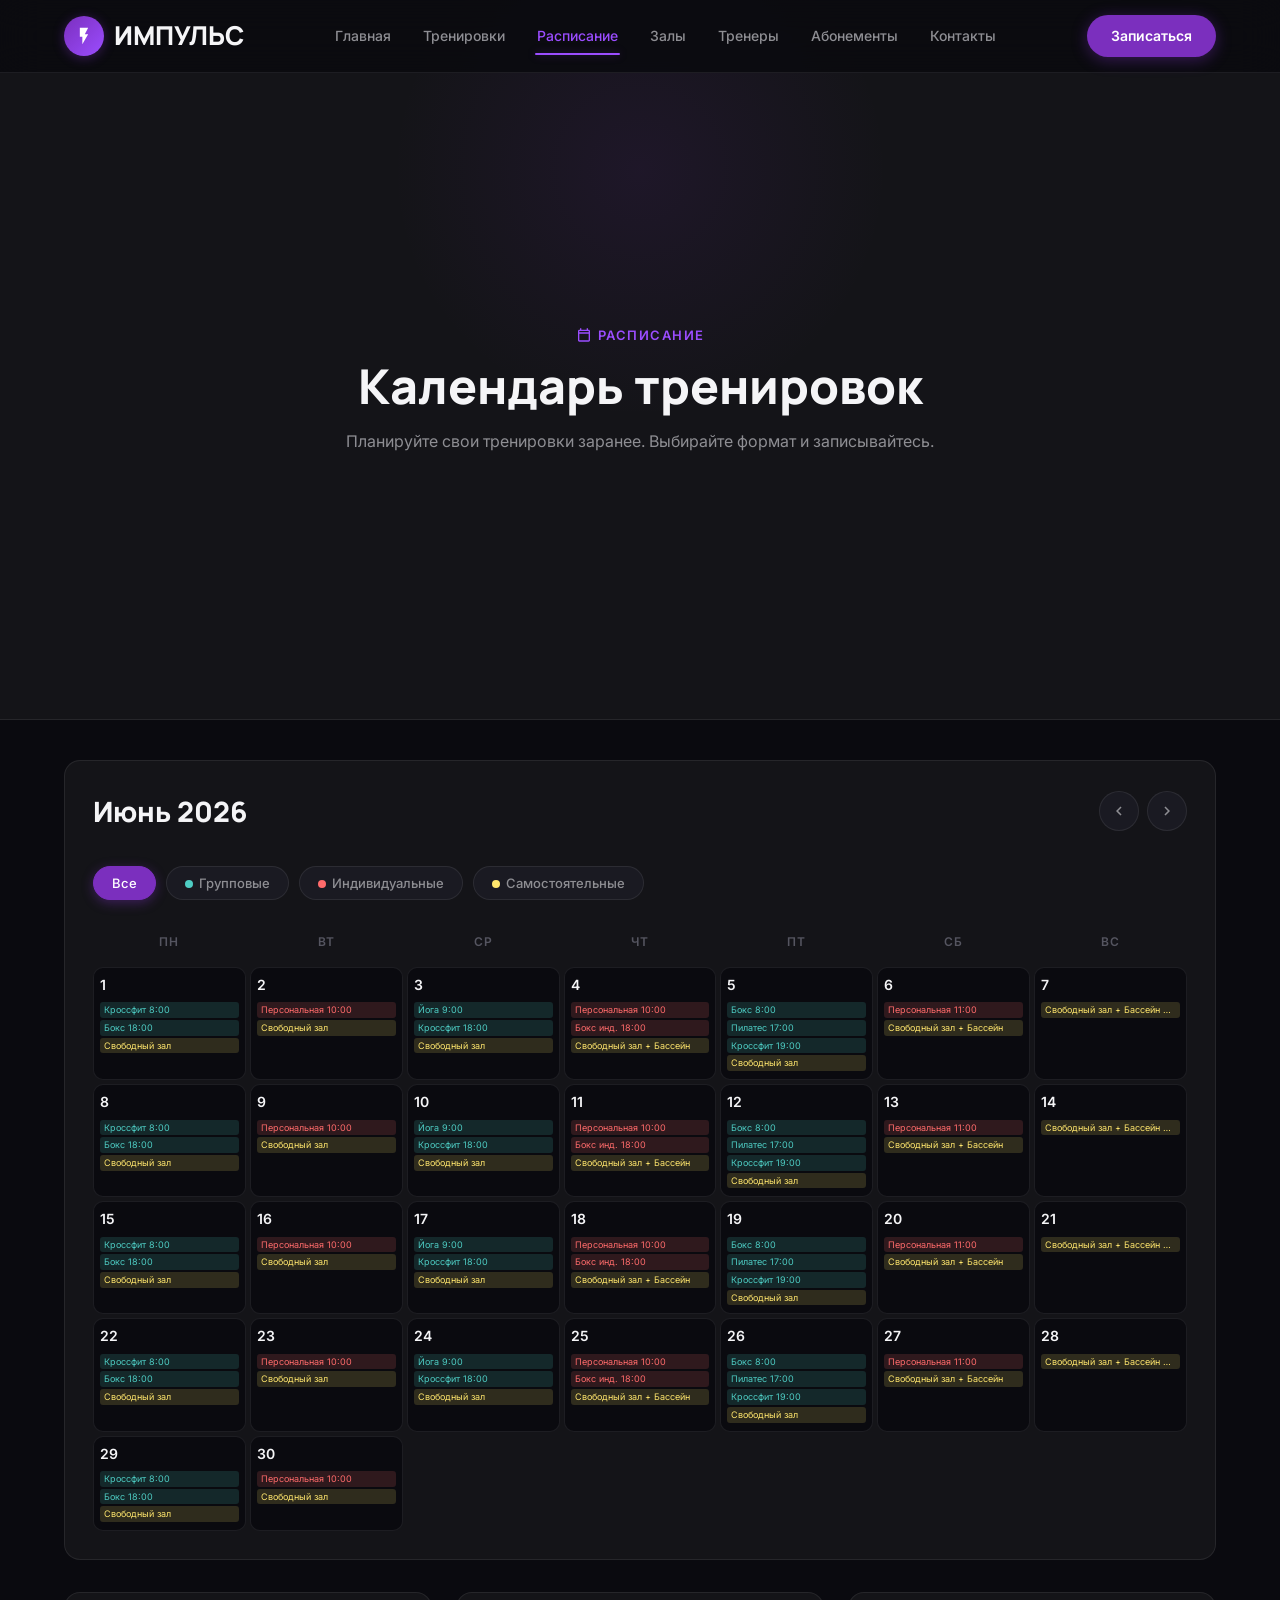
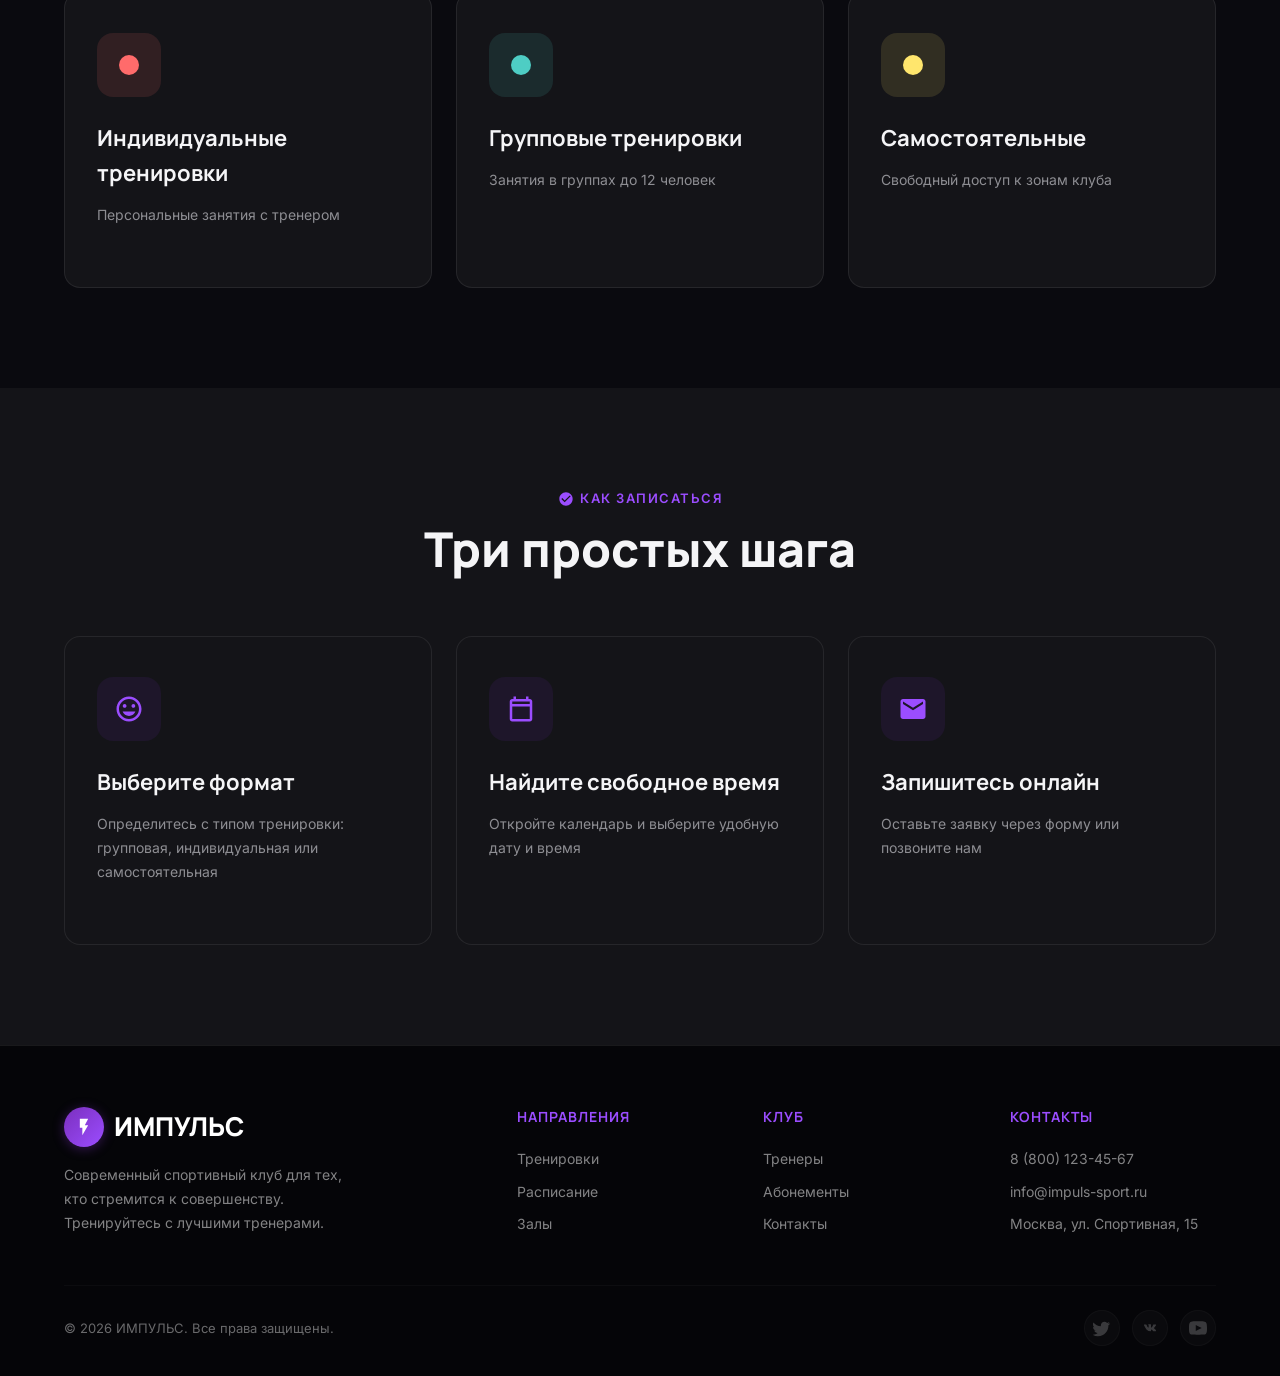
<file: schedule.html>
<!DOCTYPE html>
<html lang="ru">
<head>
  <meta charset="UTF-8">
  <meta name="viewport" content="width=device-width, initial-scale=1.0">
  <title>Расписание — ИМПУЛЬС</title>
  <link rel="preconnect" href="https://fonts.googleapis.com">
  <link rel="preconnect" href="https://fonts.gstatic.com" crossorigin>
  <link href="https://fonts.googleapis.com/css2?family=Inter:wght@400;500;600;700&family=Manrope:wght@700;800&display=swap" rel="stylesheet">
  <link rel="stylesheet" href="styles/style.css">
</head>
<body class="loading">

  <!-- Preloader -->
  <div class="preloader" id="preloader">
    <div class="preloader-logo">ИМПУЛЬС</div>
    <div class="preloader-spinner"></div>
  </div>

  <!-- Header -->
  <header class="header" id="header">
    <div class="container header-inner">
        <a href="index.html" class="logo">
          <div class="logo-icon">
            <svg viewBox="0 0 24 24"><path d="M7 2v11h3v9l7-12h-4l4-8z"/></svg>
          </div>
          ИМПУЛЬС
        </a>
        <nav class="nav">
          <a href="index.html">Главная</a>
          <a href="training.html">Тренировки</a>
          <a href="schedule.html">Расписание</a>
          <a href="facilities.html">Залы</a>
          <a href="trainers.html">Тренеры</a>
          <a href="pricing.html">Абонементы</a>
          <a href="contacts.html">Контакты</a>
        </nav>
        <a href="contacts.html" class="header-cta">Записаться</a>
    </div>
  </header>

  <!-- Schedule Hero -->
  <section class="schedule-hero">
    <div class="container" style="position:relative;z-index:1;">
      <div class="section-label anim anim-up">
        <svg viewBox="0 0 24 24" fill="currentColor"><path d="M19 4h-1V2h-2v2H8V2H6v2H5c-1.1 0-2 .9-2 2v14c0 1.1.9 2 2 2h14c1.1 0 2-.9 2-2V6c0-1.1-.9-2-2-2zm0 16H5V10h14v10zm0-12H5V6h14v2z"/></svg>
        Расписание
      </div>
      <h1 class="section-title anim anim-up">Календарь тренировок</h1>
      <p class="section-subtitle anim anim-up">Планируйте свои тренировки заранее. Выбирайте формат и записывайтесь.</p>
    </div>
  </section>

  <!-- Calendar Section -->
  <section class="section" style="padding-top: 40px;">
    <div class="container">
      <div class="calendar-wrap anim anim-up">
        <!-- Calendar Header -->
        <div class="calendar-header">
          <div class="calendar-month" id="calendarMonth">Июнь 2026</div>
          <div class="calendar-nav">
            <button class="calendar-nav-btn" id="calendarPrev">
              <svg viewBox="0 0 24 24"><path d="M15.41 7.41L14 6l-6 6 6 6 1.41-1.41L10.83 12z"/></svg>
            </button>
            <button class="calendar-nav-btn" id="calendarNext">
              <svg viewBox="0 0 24 24"><path d="M8.59 16.59L10 18l6-6-6-6-1.41 1.41L13.17 12z"/></svg>
            </button>
          </div>
        </div>

        <!-- Calendar Filters -->
        <div class="calendar-filters">
          <button class="calendar-filter active" data-filter="all">Все</button>
          <button class="calendar-filter" data-filter="group"><span class="dot dot-group"></span>Групповые</button>
          <button class="calendar-filter" data-filter="individual"><span class="dot dot-individual"></span>Индивидуальные</button>
          <button class="calendar-filter" data-filter="self"><span class="dot dot-self"></span>Самостоятельные</button>
        </div>

        <!-- Calendar Weekdays -->
        <div class="calendar-weekdays">
          <div class="calendar-weekday">Пн</div>
          <div class="calendar-weekday">Вт</div>
          <div class="calendar-weekday">Ср</div>
          <div class="calendar-weekday">Чт</div>
          <div class="calendar-weekday">Пт</div>
          <div class="calendar-weekday">Сб</div>
          <div class="calendar-weekday">Вс</div>
        </div>

        <!-- Calendar Days (populated by JS) -->
        <div class="calendar-days" id="calendarDays"></div>
      </div>

      <!-- Legend -->
      <div class="training-types-grid anim anim-up" data-anim-children="up" style="margin-top: 32px;">
        <div class="training-type-card" style="cursor: default;">
          <div class="training-type-icon" style="background: rgba(255,107,107,0.12);">
            <svg viewBox="0 0 24 24" style="fill: #FF6B6B;"><circle cx="12" cy="12" r="8"/></svg>
          </div>
          <div class="training-type-title">Индивидуальные тренировки</div>
          <div class="training-type-desc">Персональные занятия с тренером</div>
        </div>
        <div class="training-type-card" style="cursor: default;">
          <div class="training-type-icon" style="background: rgba(78,205,196,0.12);">
            <svg viewBox="0 0 24 24" style="fill: #4ECDC4;"><circle cx="12" cy="12" r="8"/></svg>
          </div>
          <div class="training-type-title">Групповые тренировки</div>
          <div class="training-type-desc">Занятия в группах до 12 человек</div>
        </div>
        <div class="training-type-card" style="cursor: default;">
          <div class="training-type-icon" style="background: rgba(255,230,109,0.12);">
            <svg viewBox="0 0 24 24" style="fill: #FFE66D;"><circle cx="12" cy="12" r="8"/></svg>
          </div>
          <div class="training-type-title">Самостоятельные</div>
          <div class="training-type-desc">Свободный доступ к зонам клуба</div>
        </div>
      </div>
    </div>
  </section>

  <!-- Info Section -->
  <section class="section section-alt">
    <div class="container">
      <div class="section-header anim anim-up">
        <div class="section-label">
          <svg viewBox="0 0 24 24" fill="currentColor"><path d="M12 2C6.48 2 2 6.48 2 12s4.48 10 10 10 10-4.48 10-10S17.52 2 12 2zm-2 15l-5-5 1.41-1.41L10 14.17l7.59-7.59L19 8l-9 9z"/></svg>
          Как записаться
        </div>
        <h2 class="section-title">Три простых шага</h2>
      </div>

      <div class="training-types-grid" data-anim-children="up">
        <div class="training-type-card anim anim-up" style="cursor: default;">
          <div class="training-type-icon">
            <svg viewBox="0 0 24 24"><path d="M11.99 2C6.47 2 2 6.48 2 12s4.47 10 9.99 10C17.52 22 22 17.52 22 12S17.52 2 11.99 2zM12 20c-4.42 0-8-3.58-8-8s3.58-8 8-8 8 3.58 8 8-3.58 8-8 8zm3.5-9c.83 0 1.5-.67 1.5-1.5S16.33 8 15.5 8 14 8.67 14 9.5s.67 1.5 1.5 1.5zm-7 0c.83 0 1.5-.67 1.5-1.5S9.33 8 8.5 8 7 8.67 7 9.5 7.67 11 8.5 11zm3.5 6.5c2.33 0 4.31-1.46 5.11-3.5H6.89c.8 2.04 2.78 3.5 5.11 3.5z"/></svg>
          </div>
          <div class="training-type-title">Выберите формат</div>
          <div class="training-type-desc">Определитесь с типом тренировки: групповая, индивидуальная или самостоятельная</div>
        </div>

        <div class="training-type-card anim anim-up" style="cursor: default;">
          <div class="training-type-icon">
            <svg viewBox="0 0 24 24"><path d="M19 4h-1V2h-2v2H8V2H6v2H5c-1.1 0-2 .9-2 2v14c0 1.1.9 2 2 2h14c1.1 0 2-.9 2-2V6c0-1.1-.9-2-2-2zm0 16H5V10h14v10zm0-12H5V6h14v2z"/></svg>
          </div>
          <div class="training-type-title">Найдите свободное время</div>
          <div class="training-type-desc">Откройте календарь и выберите удобную дату и время</div>
        </div>

        <div class="training-type-card anim anim-up" style="cursor: default;">
          <div class="training-type-icon">
            <svg viewBox="0 0 24 24"><path d="M20 4H4c-1.1 0-2 .9-2 2v12c0 1.1.9 2 2 2h16c1.1 0 2-.9 2-2V6c0-1.1-.9-2-2-2zm0 4l-8 5-8-5V6l8 5 8-5v2z"/></svg>
          </div>
          <div class="training-type-title">Запишитесь онлайн</div>
          <div class="training-type-desc">Оставьте заявку через форму или позвоните нам</div>
        </div>
      </div>
    </div>
  </section>

  <!-- Footer -->
  <footer class="footer">
    <div class="container">
      <div class="footer-grid">
        <div class="footer-brand">
          <div class="logo">
            <div class="logo-icon">
              <svg viewBox="0 0 24 24"><path d="M7 2v11h3v9l7-12h-4l4-8z"/></svg>
            </div>
            ИМПУЛЬС
          </div>
          <p>Современный спортивный клуб для тех, кто стремится к совершенству. Тренируйтесь с лучшими тренерами.</p>
        </div>
        <div class="footer-col">
          <div class="footer-col-title">Направления</div>
          <a href="training.html">Тренировки</a>
          <a href="schedule.html">Расписание</a>
          <a href="facilities.html">Залы</a>
        </div>
        <div class="footer-col">
          <div class="footer-col-title">Клуб</div>
          <a href="trainers.html">Тренеры</a>
          <a href="pricing.html">Абонементы</a>
          <a href="contacts.html">Контакты</a>
        </div>
        <div class="footer-col">
          <div class="footer-col-title">Контакты</div>
          <a href="tel:88001234567">8 (800) 123-45-67</a>
          <a href="mailto:info@impuls-sport.ru">info@impuls-sport.ru</a>
          <a href="#">Москва, ул. Спортивная, 15</a>
        </div>
      </div>
      <div class="footer-bottom">
        <span>&copy; 2026 ИМПУЛЬС. Все права защищены.</span>
        <div class="footer-socials">
          <a href="#" class="footer-social">
            <svg viewBox="0 0 24 24"><path d="M22.46 6c-.85.38-1.78.64-2.73.76 1-.6 1.76-1.54 2.12-2.67-.93.55-1.96.95-3.06 1.17-.88-.94-2.13-1.53-3.51-1.53-2.66 0-4.81 2.16-4.81 4.81 0 .38.04.75.13 1.1-4-.2-7.58-2.11-9.96-5.02-.42.72-.66 1.56-.66 2.46 0 1.68.85 3.16 2.14 4.02-.79-.02-1.53-.24-2.18-.6v.06c0 2.35 1.67 4.31 3.88 4.76-.4.1-.83.16-1.27.16-.31 0-.62-.03-.92-.08.63 1.96 2.45 3.39 4.6 3.43-1.68 1.32-3.8 2.1-6.11 2.1-.4 0-.79-.02-1.17-.07 2.19 1.4 4.78 2.22 7.57 2.22 9.07 0 14.02-7.52 14.02-14.02 0-.21 0-.42-.01-.63.96-.7 1.8-1.56 2.46-2.55z"/></svg>
          </a>
          <a href="#" class="footer-social" aria-label="VK">
            <svg viewBox="0 0 24 24"><path d="M12.785 16.241s.288-.032.436-.194c.136-.148.132-.427.132-.427s-.02-1.304.587-1.496c.596-.19 1.362 1.259 2.174 1.814.614.42 1.08.328 1.08.328l2.172-.03s1.136-.07.598-.964c-.044-.073-.314-.662-1.618-1.872-1.366-1.268-1.183-1.062.462-3.255.999-1.334 1.399-2.148 1.274-2.496-.12-.332-.857-.244-.857-.244l-2.444.015s-.181-.025-.316.056c-.131.079-.216.263-.216.263s-.387 1.032-.903 1.91c-1.089 1.853-1.524 1.95-1.702 1.836-.414-.268-.311-1.074-.311-1.646 0-1.789.271-2.535-.528-2.729-.265-.064-.46-.107-1.139-.114-.87-.009-1.606.003-2.023.207-.277.136-.491.439-.361.456.161.021.525.098.718.36.25.339.24 1.1.24 1.1s.144 2.105-.334 2.366c-.328.179-.777-.186-1.74-1.854-.494-.854-.867-1.798-.867-1.798s-.072-.177-.2-.272c-.155-.115-.372-.151-.372-.151l-2.322.015s-.349.01-.477.161c-.114.135-.009.414-.009.414s1.817 4.252 3.876 6.396c1.887 1.965 4.032 1.836 4.032 1.836h.972z"/></svg>
          </a>
          <a href="#" class="footer-social">
            <svg viewBox="0 0 24 24"><path d="M19.615 3.184c-3.604-.246-11.631-.245-15.23 0C.488 3.45.029 5.804 0 12c.029 6.185.484 8.549 4.385 8.816 3.6.245 11.626.246 15.23 0C23.512 20.55 23.971 18.196 24 12c-.029-6.185-.484-8.549-4.385-8.816zM9 16V8l8 3.993L9 16z"/></svg>
          </a>
        </div>
      </div>
    </div>
  </footer>

  <!-- Bottom Mobile Navigation -->
  <nav class="bottom-nav">
      <a href="index.html" class="bottom-nav-item" data-page="home">
          <svg class="bottom-nav-icon" viewBox="0 0 24 24" fill="currentColor"><path d="M10 20v-6h4v6h5v-8h3L12 3 2 12h3v8z"/></svg>
          <span class="bottom-nav-label">Главная</span>
      </a>
      <a href="schedule.html" class="bottom-nav-item" data-page="schedule">
          <svg class="bottom-nav-icon" viewBox="0 0 24 24" fill="currentColor"><path d="M19 3h-1V1h-2v2H8V1H6v2H5c-1.11 0-1.99.9-1.99 2L3 19c0 1.1.89 2 2 2h14c1.1 0 2-.9 2-2V5c0-1.1-.9-2-2-2zm0 16H5V8h14v11zM9 10H7v2h2v-2zm4 0h-2v2h2v-2zm4 0h-2v2h2v-2z"/></svg>
          <span class="bottom-nav-label">Расписание</span>
      </a>
      <a href="pricing.html" class="bottom-nav-item" data-page="pricing">
          <svg class="bottom-nav-icon" viewBox="0 0 24 24" fill="currentColor"><path d="M11.8 10.9c-2.27-.59-3-1.2-3-2.15 0-1.09 1.01-1.85 2.7-1.85 1.78 0 2.44.85 2.5 2.1h2.21c-.07-1.72-1.12-3.3-3.21-3.81V3h-3v2.16c-1.94.42-3.5 1.68-3.5 3.61 0 2.31 1.91 3.46 4.7 4.13 2.5.6 3 1.48 3 2.41 0 .69-.49 1.79-2.7 1.79-2.06 0-2.87-.92-2.98-2.1h-2.2c.12 2.19 1.76 3.42 3.68 3.83V21h3v-2.15c1.95-.37 3.5-1.5 3.5-3.55 0-2.84-2.43-3.81-4.7-4.4z"/></svg>
          <span class="bottom-nav-label">Цены</span>
      </a>
      <a href="trainers.html" class="bottom-nav-item" data-page="trainers">
          <svg class="bottom-nav-icon" viewBox="0 0 24 24" fill="currentColor"><path d="M16 11c1.66 0 2.99-1.34 2.99-3S17.66 5 16 5c-1.66 0-3 1.34-3 3s1.34 3 3 3zm-8 0c1.66 0 2.99-1.34 2.99-3S9.66 5 8 5C6.34 5 5 6.34 5 8s1.34 3 3 3zm0 2c-2.33 0-7 1.17-7 3.5V19h14v-2.5c0-2.33-4.67-3.5-7-3.5zm8 0c-.29 0-.62.02-.97.05 1.16.84 1.97 1.97 1.97 3.45V19h6v-2.5c0-2.33-4.67-3.5-7-3.5z"/></svg>
          <span class="bottom-nav-label">Тренеры</span>
      </a>
      <a href="contacts.html" class="bottom-nav-item" data-page="contacts">
          <svg class="bottom-nav-icon" viewBox="0 0 24 24" fill="currentColor"><path d="M6.62 10.79c1.44 2.83 3.76 5.14 6.59 6.59l2.2-2.2c.27-.27.67-.36 1.02-.24 1.12.37 2.33.57 3.57.57.55 0 1 .45 1 1V20c0 .55-.45 1-1 1-9.39 0-17-7.61-17-17 0-.55.45-1 1-1h3.5c.55 0 1 .45 1 1 0 1.25.2 2.45.57 3.57.11.35.03.74-.25 1.02l-2.2 2.2z"/></svg>
          <span class="bottom-nav-label">Контакты</span>
      </a>
  </nav>

  <script src="javascript/main.js"></script>
</body>
</html>
</file>
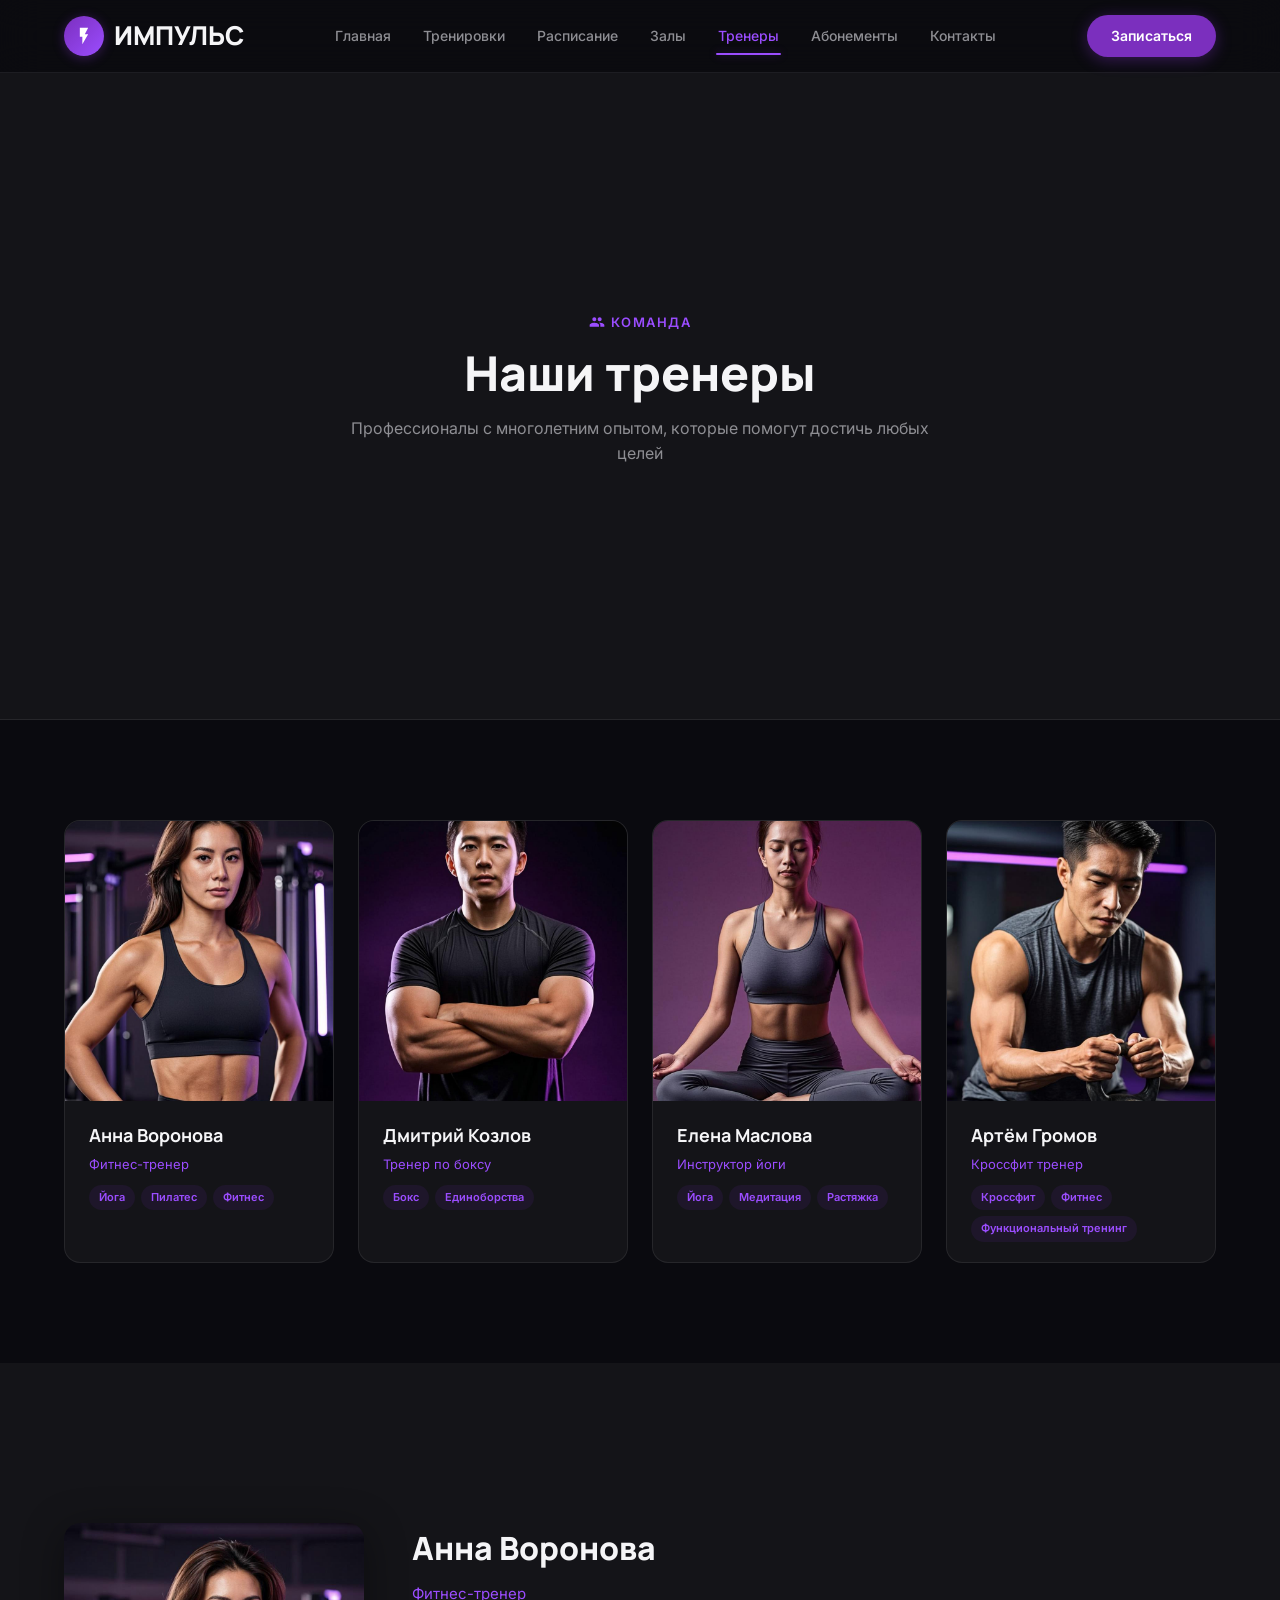
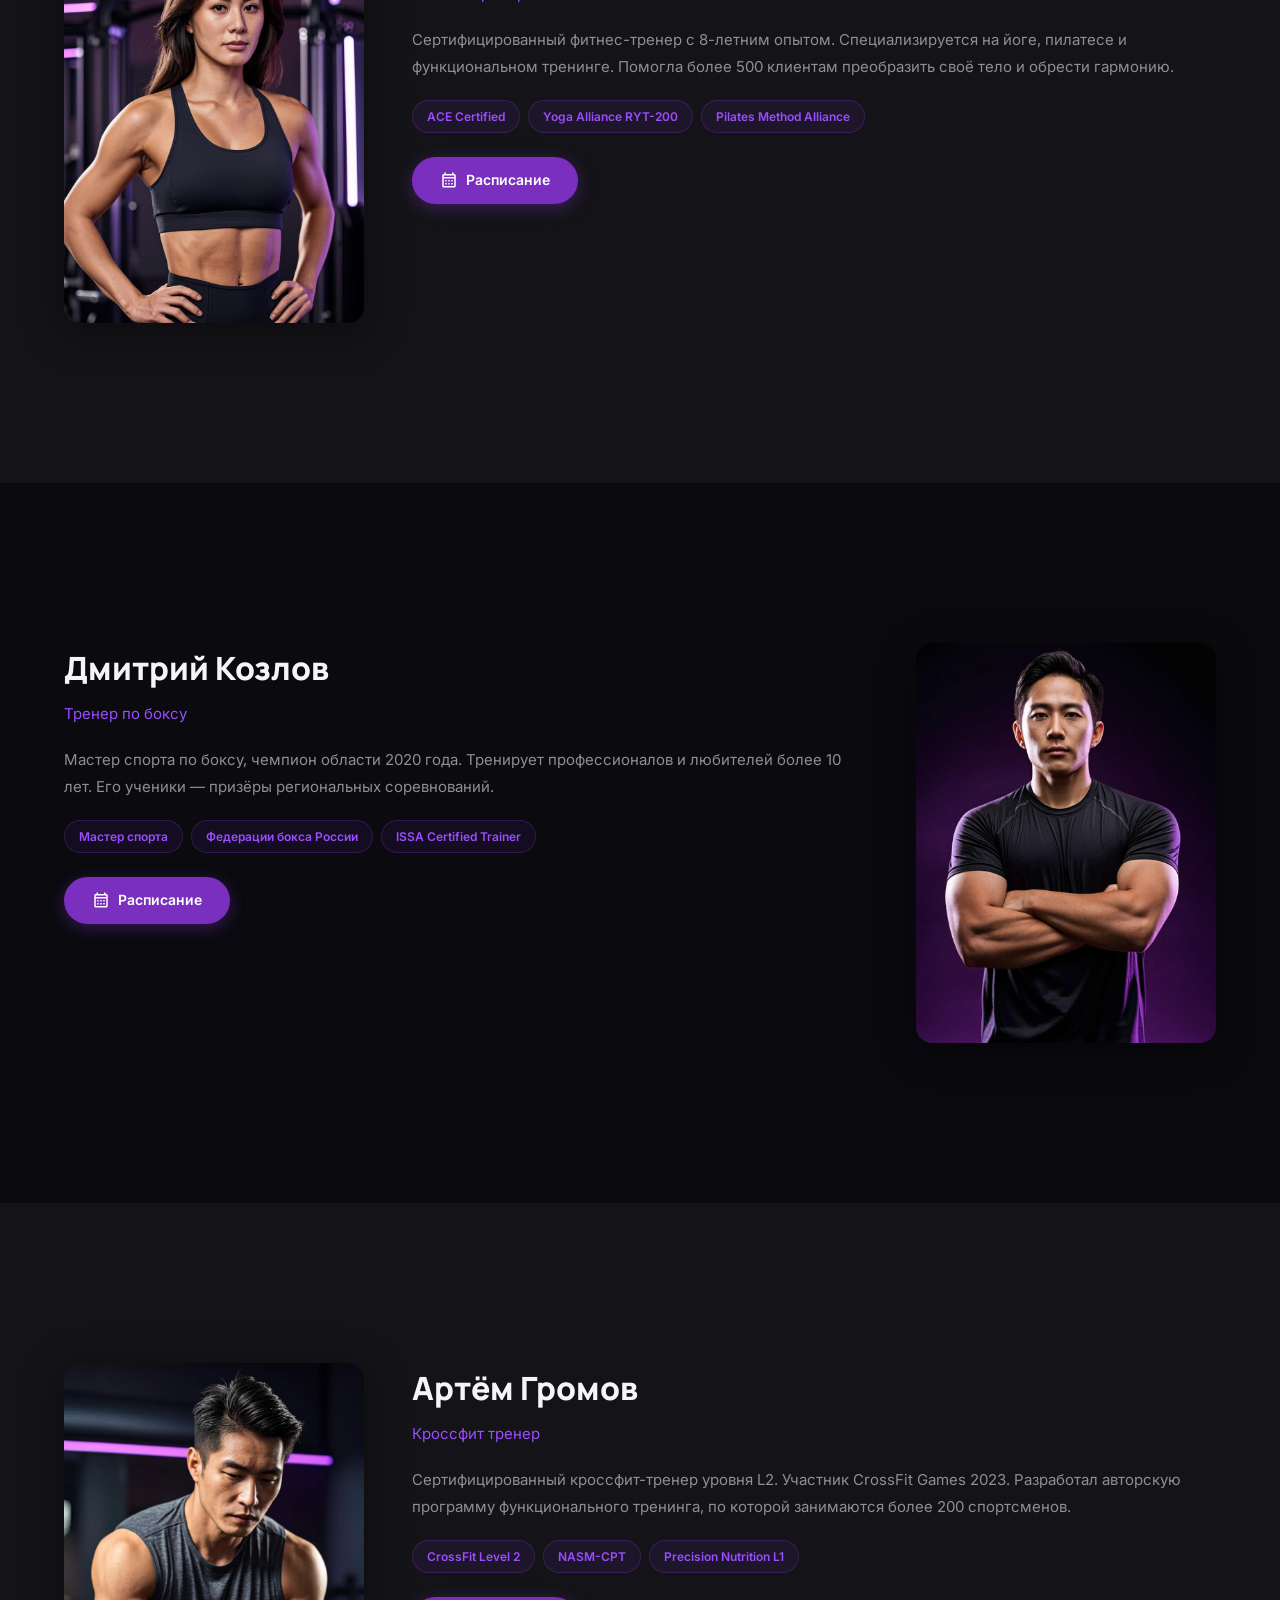
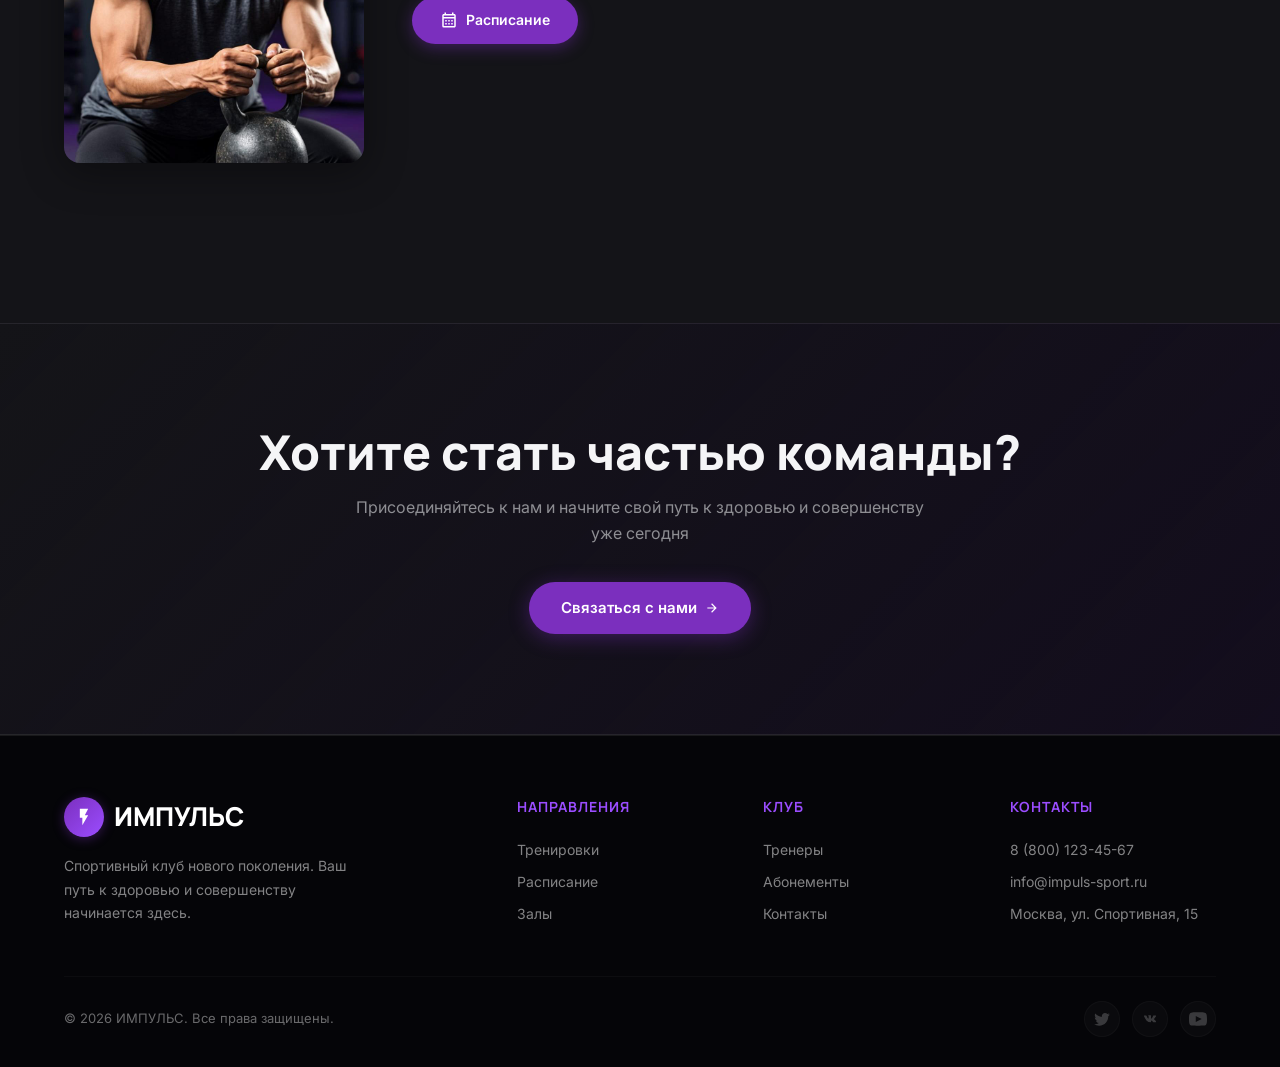
<file: trainers.html>
<!DOCTYPE html>
<html lang="ru">
<head>
  <meta charset="UTF-8">
  <meta name="viewport" content="width=device-width, initial-scale=1.0">
  <title>Тренеры — ИМПУЛЬС</title>
  <link rel="preconnect" href="https://fonts.googleapis.com">
  <link rel="preconnect" href="https://fonts.gstatic.com" crossorigin>
  <link href="https://fonts.googleapis.com/css2?family=Inter:wght@400;500;600;700&family=Manrope:wght@700;800&display=swap" rel="stylesheet">
  <link rel="stylesheet" href="styles/style.css">
  <style>
    .trainer-detail.reversed { direction: rtl; }
    .trainer-detail.reversed > * { direction: ltr; }
  </style>
</head>
<body class="loading">

  <!-- Preloader -->
  <div class="preloader" id="preloader">
    <div class="preloader-logo">ИМПУЛЬС</div>
    <div class="preloader-spinner"></div>
  </div>

  <!-- Header -->
  <header class="header" id="header">
    <div class="container header-inner">
      <a href="index.html" class="logo">
        <div class="logo-icon">
          <svg viewBox="0 0 24 24"><path d="M7 2v11h3v9l7-12h-4l4-8z"/></svg>
        </div>
        ИМПУЛЬС
      </a>
      <nav class="nav">
        <a href="index.html">Главная</a>
        <a href="training.html">Тренировки</a>
        <a href="schedule.html">Расписание</a>
        <a href="facilities.html">Залы</a>
        <a href="trainers.html">Тренеры</a>
        <a href="pricing.html">Абонементы</a>
        <a href="contacts.html">Контакты</a>
      </nav>
      <a href="contacts.html" class="header-cta">Записаться</a>
    </div>
  </header>

  <!-- Trainers Hero -->
  <section class="trainers-hero">
    <div class="container" style="position:relative;z-index:1;">
      <div class="section-label anim anim-up">
        <svg viewBox="0 0 24 24" width="16" height="16"><path fill="currentColor" d="M16 11c1.66 0 2.99-1.34 2.99-3S17.66 5 16 5c-1.66 0-3 1.34-3 3s1.34 3 3 3zm-8 0c1.66 0 2.99-1.34 2.99-3S9.66 5 8 5C6.34 5 5 6.34 5 8s1.34 3 3 3zm0 2c-2.33 0-7 1.17-7 3.5V19h14v-2.5c0-2.33-4.67-3.5-7-3.5zm8 0c-.29 0-.62.02-.97.05 1.16.84 1.97 1.97 1.97 3.45V19h6v-2.5c0-2.33-4.67-3.5-7-3.5z"/></svg>
        Команда
      </div>
      <h1 class="section-title anim anim-up">Наши тренеры</h1>
      <p class="section-subtitle anim anim-up">Профессионалы с многолетним опытом, которые помогут достичь любых целей</p>
    </div>
  </section>

  <!-- Trainers Grid -->
  <section class="section">
    <div class="container">
      <div class="trainers-grid" data-anim-children="up">

        <!-- Trainer 1 -->
        <div class="trainer-card anim anim-up">
          <div class="trainer-card-img">
            <img src="images/trainer1.jpg" alt="Анна Воронова">
          </div>
          <div class="trainer-card-body">
            <div class="trainer-card-name">Анна Воронова</div>
            <div class="trainer-card-role">Фитнес-тренер</div>
            <div class="trainer-card-specs">
              <span class="trainer-spec">Йога</span>
              <span class="trainer-spec">Пилатес</span>
              <span class="trainer-spec">Фитнес</span>
            </div>
          </div>
        </div>

        <!-- Trainer 2 -->
        <div class="trainer-card anim anim-up">
          <div class="trainer-card-img">
            <img src="images/trainer2.jpg" alt="Дмитрий Козлов">
          </div>
          <div class="trainer-card-body">
            <div class="trainer-card-name">Дмитрий Козлов</div>
            <div class="trainer-card-role">Тренер по боксу</div>
            <div class="trainer-card-specs">
              <span class="trainer-spec">Бокс</span>
              <span class="trainer-spec">Единоборства</span>
            </div>
          </div>
        </div>

        <!-- Trainer 3 -->
        <div class="trainer-card anim anim-up">
          <div class="trainer-card-img">
            <img src="images/trainer3.jpg" alt="Елена Маслова">
          </div>
          <div class="trainer-card-body">
            <div class="trainer-card-name">Елена Маслова</div>
            <div class="trainer-card-role">Инструктор йоги</div>
            <div class="trainer-card-specs">
              <span class="trainer-spec">Йога</span>
              <span class="trainer-spec">Медитация</span>
              <span class="trainer-spec">Растяжка</span>
            </div>
          </div>
        </div>

        <!-- Trainer 4 -->
        <div class="trainer-card anim anim-up">
          <div class="trainer-card-img">
            <img src="images/trainer4.jpg" alt="Артём Громов">
          </div>
          <div class="trainer-card-body">
            <div class="trainer-card-name">Артём Громов</div>
            <div class="trainer-card-role">Кроссфит тренер</div>
            <div class="trainer-card-specs">
              <span class="trainer-spec">Кроссфит</span>
              <span class="trainer-spec">Фитнес</span>
              <span class="trainer-spec">Функциональный тренинг</span>
            </div>
          </div>
        </div>



      </div>
    </div>
  </section>

  <!-- Trainer Detail: Анна Воронова -->
  <section class="section section-alt">
    <div class="container">
      <div class="trainer-detail anim anim-up">
        <div class="trainer-detail-img">
          <img src="images/trainer1.jpg" alt="Анна Воронова">
        </div>
        <div class="trainer-detail-info">
          <h2>Анна Воронова</h2>
          <div class="trainer-detail-role">Фитнес-тренер</div>
          <p class="trainer-detail-bio">Сертифицированный фитнес-тренер с 8-летним опытом. Специализируется на йоге, пилатесе и функциональном тренинге. Помогла более 500 клиентам преобразить своё тело и обрести гармонию.</p>
          <div class="trainer-certificates">
            <span class="trainer-cert">ACE Certified</span>
            <span class="trainer-cert">Yoga Alliance RYT-200</span>
            <span class="trainer-cert">Pilates Method Alliance</span>
          </div>
          <a href="schedule.html" class="trainer-schedule-btn">
            <svg viewBox="0 0 24 24" width="18" height="18"><path fill="currentColor" d="M19 4h-1V2h-2v2H8V2H6v2H5c-1.11 0-1.99.9-1.99 2L3 20a2 2 0 0 0 2 2h14c1.1 0 2-.9 2-2V6c0-1.1-.9-2-2-2zm0 16H5V10h14v10zm0-12H5V6h14v2zM9 14H7v-2h2v2zm4 0h-2v-2h2v2zm4 0h-2v-2h2v2zm-8 4H7v-2h2v2zm4 0h-2v-2h2v2zm4 0h-2v-2h2v2z"/></svg>
            Расписание
          </a>
        </div>
      </div>
    </div>
  </section>

  <!-- Trainer Detail: Дмитрий Козлов (reversed) -->
  <section class="section">
    <div class="container">
      <div class="trainer-detail reversed anim anim-up">
        <div class="trainer-detail-img">
          <img src="images/trainer2.jpg" alt="Дмитрий Козлов">
        </div>
        <div class="trainer-detail-info">
          <h2>Дмитрий Козлов</h2>
          <div class="trainer-detail-role">Тренер по боксу</div>
          <p class="trainer-detail-bio">Мастер спорта по боксу, чемпион области 2020 года. Тренирует профессионалов и любителей более 10 лет. Его ученики — призёры региональных соревнований.</p>
          <div class="trainer-certificates">
            <span class="trainer-cert">Мастер спорта</span>
            <span class="trainer-cert">Федерации бокса России</span>
            <span class="trainer-cert">ISSA Certified Trainer</span>
          </div>
          <a href="schedule.html" class="trainer-schedule-btn">
            <svg viewBox="0 0 24 24" width="18" height="18"><path fill="currentColor" d="M19 4h-1V2h-2v2H8V2H6v2H5c-1.11 0-1.99.9-1.99 2L3 20a2 2 0 0 0 2 2h14c1.1 0 2-.9 2-2V6c0-1.1-.9-2-2-2zm0 16H5V10h14v10zm0-12H5V6h14v2zM9 14H7v-2h2v2zm4 0h-2v-2h2v2zm4 0h-2v-2h2v2zm-8 4H7v-2h2v2zm4 0h-2v-2h2v2zm4 0h-2v-2h2v2z"/></svg>
            Расписание
          </a>
        </div>
      </div>
    </div>
  </section>

  <!-- Trainer Detail: Артём Громов -->
  <section class="section section-alt">
    <div class="container">
      <div class="trainer-detail anim anim-up">
        <div class="trainer-detail-img">
          <img src="images/trainer4.jpg" alt="Артём Громов">
        </div>
        <div class="trainer-detail-info">
          <h2>Артём Громов</h2>
          <div class="trainer-detail-role">Кроссфит тренер</div>
          <p class="trainer-detail-bio">Сертифицированный кроссфит-тренер уровня L2. Участник CrossFit Games 2023. Разработал авторскую программу функционального тренинга, по которой занимаются более 200 спортсменов.</p>
          <div class="trainer-certificates">
            <span class="trainer-cert">CrossFit Level 2</span>
            <span class="trainer-cert">NASM-CPT</span>
            <span class="trainer-cert">Precision Nutrition L1</span>
          </div>
          <a href="schedule.html" class="trainer-schedule-btn">
            <svg viewBox="0 0 24 24" width="18" height="18"><path fill="currentColor" d="M19 4h-1V2h-2v2H8V2H6v2H5c-1.11 0-1.99.9-1.99 2L3 20a2 2 0 0 0 2 2h14c1.1 0 2-.9 2-2V6c0-1.1-.9-2-2-2zm0 16H5V10h14v10zm0-12H5V6h14v2zM9 14H7v-2h2v2zm4 0h-2v-2h2v2zm4 0h-2v-2h2v2zm-8 4H7v-2h2v2zm4 0h-2v-2h2v2zm4 0h-2v-2h2v2z"/></svg>
            Расписание
          </a>
        </div>
      </div>
    </div>
  </section>

  <!-- CTA Section -->
  <section class="cta-section section">
    <div class="container" style="text-align:center;">
      <h2 class="section-title anim anim-up">Хотите стать частью команды?</h2>
      <p class="section-subtitle anim anim-up" style="margin-bottom:36px;">Присоединяйтесь к нам и начните свой путь к здоровью и совершенству уже сегодня</p>
      <a href="contacts.html" class="btn-primary anim anim-up">
        Связаться с нами
        <svg viewBox="0 0 24 24"><path d="M12 4l-1.41 1.41L16.17 11H4v2h12.17l-5.58 5.59L12 20l8-8z"/></svg>
      </a>
    </div>
  </section>

  <!-- Footer -->
  <footer class="footer">
    <div class="container">
      <div class="footer-grid">
        <div class="footer-brand">
          <a href="index.html" class="logo">
            <div class="logo-icon">
              <svg viewBox="0 0 24 24"><path d="M7 2v11h3v9l7-12h-4l4-8z"/></svg>
            </div>
            ИМПУЛЬС
          </a>
          <p>Спортивный клуб нового поколения. Ваш путь к здоровью и совершенству начинается здесь.</p>
        </div>
        <div class="footer-col">
          <div class="footer-col-title">Направления</div>
          <a href="training.html">Тренировки</a>
          <a href="schedule.html">Расписание</a>
          <a href="facilities.html">Залы</a>
        </div>
        <div class="footer-col">
          <div class="footer-col-title">Клуб</div>
          <a href="trainers.html">Тренеры</a>
          <a href="pricing.html">Абонементы</a>
          <a href="contacts.html">Контакты</a>
        </div>
        <div class="footer-col">
          <div class="footer-col-title">Контакты</div>
          <a href="tel:88001234567">8 (800) 123-45-67</a>
          <a href="mailto:info@impuls-sport.ru">info@impuls-sport.ru</a>
          <a href="#">Москва, ул. Спортивная, 15</a>
        </div>
      </div>
      <div class="footer-bottom">
        <span>&copy; 2026 ИМПУЛЬС. Все права защищены.</span>
        <div class="footer-socials">
          <a href="#" class="footer-social">
            <svg viewBox="0 0 24 24"><path d="M22.46 6c-.77.35-1.6.58-2.46.69.88-.53 1.56-1.37 1.88-2.38-.83.5-1.75.85-2.72 1.05C18.37 4.5 17.26 4 16 4c-2.35 0-4.27 1.92-4.27 4.29 0 .34.04.67.11.98C8.28 9.09 5.11 7.38 3 4.79c-.37.63-.58 1.37-.58 2.15 0 1.49.75 2.81 1.91 3.56-.71 0-1.37-.2-1.95-.5v.03c0 2.08 1.48 3.82 3.44 4.21a4.22 4.22 0 0 1-1.93.07 4.28 4.28 0 0 0 4 2.98 8.521 8.521 0 0 1-5.33 1.84c-.34 0-.68-.02-1.02-.06C3.44 20.29 5.7 21 8.12 21 16 21 20.33 14.46 20.33 8.79c0-.19 0-.37-.01-.56.84-.6 1.56-1.36 2.14-2.23z"/></svg>
          </a>
          <a href="#" class="footer-social" aria-label="VK">
            <svg viewBox="0 0 24 24"><path d="M12.785 16.241s.288-.032.436-.194c.136-.148.132-.427.132-.427s-.02-1.304.587-1.496c.596-.19 1.362 1.259 2.174 1.814.614.42 1.08.328 1.08.328l2.172-.03s1.136-.07.598-.964c-.044-.073-.314-.662-1.618-1.872-1.366-1.268-1.183-1.062.462-3.255.999-1.334 1.399-2.148 1.274-2.496-.12-.332-.857-.244-.857-.244l-2.444.015s-.181-.025-.316.056c-.131.079-.216.263-.216.263s-.387 1.032-.903 1.91c-1.089 1.853-1.524 1.95-1.702 1.836-.414-.268-.311-1.074-.311-1.646 0-1.789.271-2.535-.528-2.729-.265-.064-.46-.107-1.139-.114-.87-.009-1.606.003-2.023.207-.277.136-.491.439-.361.456.161.021.525.098.718.36.25.339.24 1.1.24 1.1s.144 2.105-.334 2.366c-.328.179-.777-.186-1.74-1.854-.494-.854-.867-1.798-.867-1.798s-.072-.177-.2-.272c-.155-.115-.372-.151-.372-.151l-2.322.015s-.349.01-.477.161c-.114.135-.009.414-.009.414s1.817 4.252 3.876 6.396c1.887 1.965 4.032 1.836 4.032 1.836h.972z"/></svg>
          </a>
          <a href="#" class="footer-social">
            <svg viewBox="0 0 24 24"><path d="M19.615 3.184c-3.604-.246-11.631-.245-15.23 0C.488 3.45.029 5.804 0 12c.029 6.185.484 8.549 4.385 8.816 3.6.245 11.626.246 15.23 0C23.512 20.55 23.971 18.196 24 12c-.029-6.185-.484-8.549-4.385-8.816zM9 16V8l8 3.993L9 16z"/></svg>
          </a>
        </div>
      </div>
    </div>
  </footer>

  <!-- Bottom Mobile Navigation -->
  <nav class="bottom-nav">
      <a href="index.html" class="bottom-nav-item" data-page="home">
          <svg class="bottom-nav-icon" viewBox="0 0 24 24" fill="currentColor"><path d="M10 20v-6h4v6h5v-8h3L12 3 2 12h3v8z"/></svg>
          <span class="bottom-nav-label">Главная</span>
      </a>
      <a href="schedule.html" class="bottom-nav-item" data-page="schedule">
          <svg class="bottom-nav-icon" viewBox="0 0 24 24" fill="currentColor"><path d="M19 3h-1V1h-2v2H8V1H6v2H5c-1.11 0-1.99.9-1.99 2L3 19c0 1.1.89 2 2 2h14c1.1 0 2-.9 2-2V5c0-1.1-.9-2-2-2zm0 16H5V8h14v11zM9 10H7v2h2v-2zm4 0h-2v2h2v-2zm4 0h-2v2h2v-2z"/></svg>
          <span class="bottom-nav-label">Расписание</span>
      </a>
      <a href="pricing.html" class="bottom-nav-item" data-page="pricing">
          <svg class="bottom-nav-icon" viewBox="0 0 24 24" fill="currentColor"><path d="M11.8 10.9c-2.27-.59-3-1.2-3-2.15 0-1.09 1.01-1.85 2.7-1.85 1.78 0 2.44.85 2.5 2.1h2.21c-.07-1.72-1.12-3.3-3.21-3.81V3h-3v2.16c-1.94.42-3.5 1.68-3.5 3.61 0 2.31 1.91 3.46 4.7 4.13 2.5.6 3 1.48 3 2.41 0 .69-.49 1.79-2.7 1.79-2.06 0-2.87-.92-2.98-2.1h-2.2c.12 2.19 1.76 3.42 3.68 3.83V21h3v-2.15c1.95-.37 3.5-1.5 3.5-3.55 0-2.84-2.43-3.81-4.7-4.4z"/></svg>
          <span class="bottom-nav-label">Цены</span>
      </a>
      <a href="trainers.html" class="bottom-nav-item" data-page="trainers">
          <svg class="bottom-nav-icon" viewBox="0 0 24 24" fill="currentColor"><path d="M16 11c1.66 0 2.99-1.34 2.99-3S17.66 5 16 5c-1.66 0-3 1.34-3 3s1.34 3 3 3zm-8 0c1.66 0 2.99-1.34 2.99-3S9.66 5 8 5C6.34 5 5 6.34 5 8s1.34 3 3 3zm0 2c-2.33 0-7 1.17-7 3.5V19h14v-2.5c0-2.33-4.67-3.5-7-3.5zm8 0c-.29 0-.62.02-.97.05 1.16.84 1.97 1.97 1.97 3.45V19h6v-2.5c0-2.33-4.67-3.5-7-3.5z"/></svg>
          <span class="bottom-nav-label">Тренеры</span>
      </a>
      <a href="contacts.html" class="bottom-nav-item" data-page="contacts">
          <svg class="bottom-nav-icon" viewBox="0 0 24 24" fill="currentColor"><path d="M6.62 10.79c1.44 2.83 3.76 5.14 6.59 6.59l2.2-2.2c.27-.27.67-.36 1.02-.24 1.12.37 2.33.57 3.57.57.55 0 1 .45 1 1V20c0 .55-.45 1-1 1-9.39 0-17-7.61-17-17 0-.55.45-1 1-1h3.5c.55 0 1 .45 1 1 0 1.25.2 2.45.57 3.57.11.35.03.74-.25 1.02l-2.2 2.2z"/></svg>
          <span class="bottom-nav-label">Контакты</span>
      </a>
  </nav>

  <script src="javascript/main.js"></script>
</body>
</html>
</file>
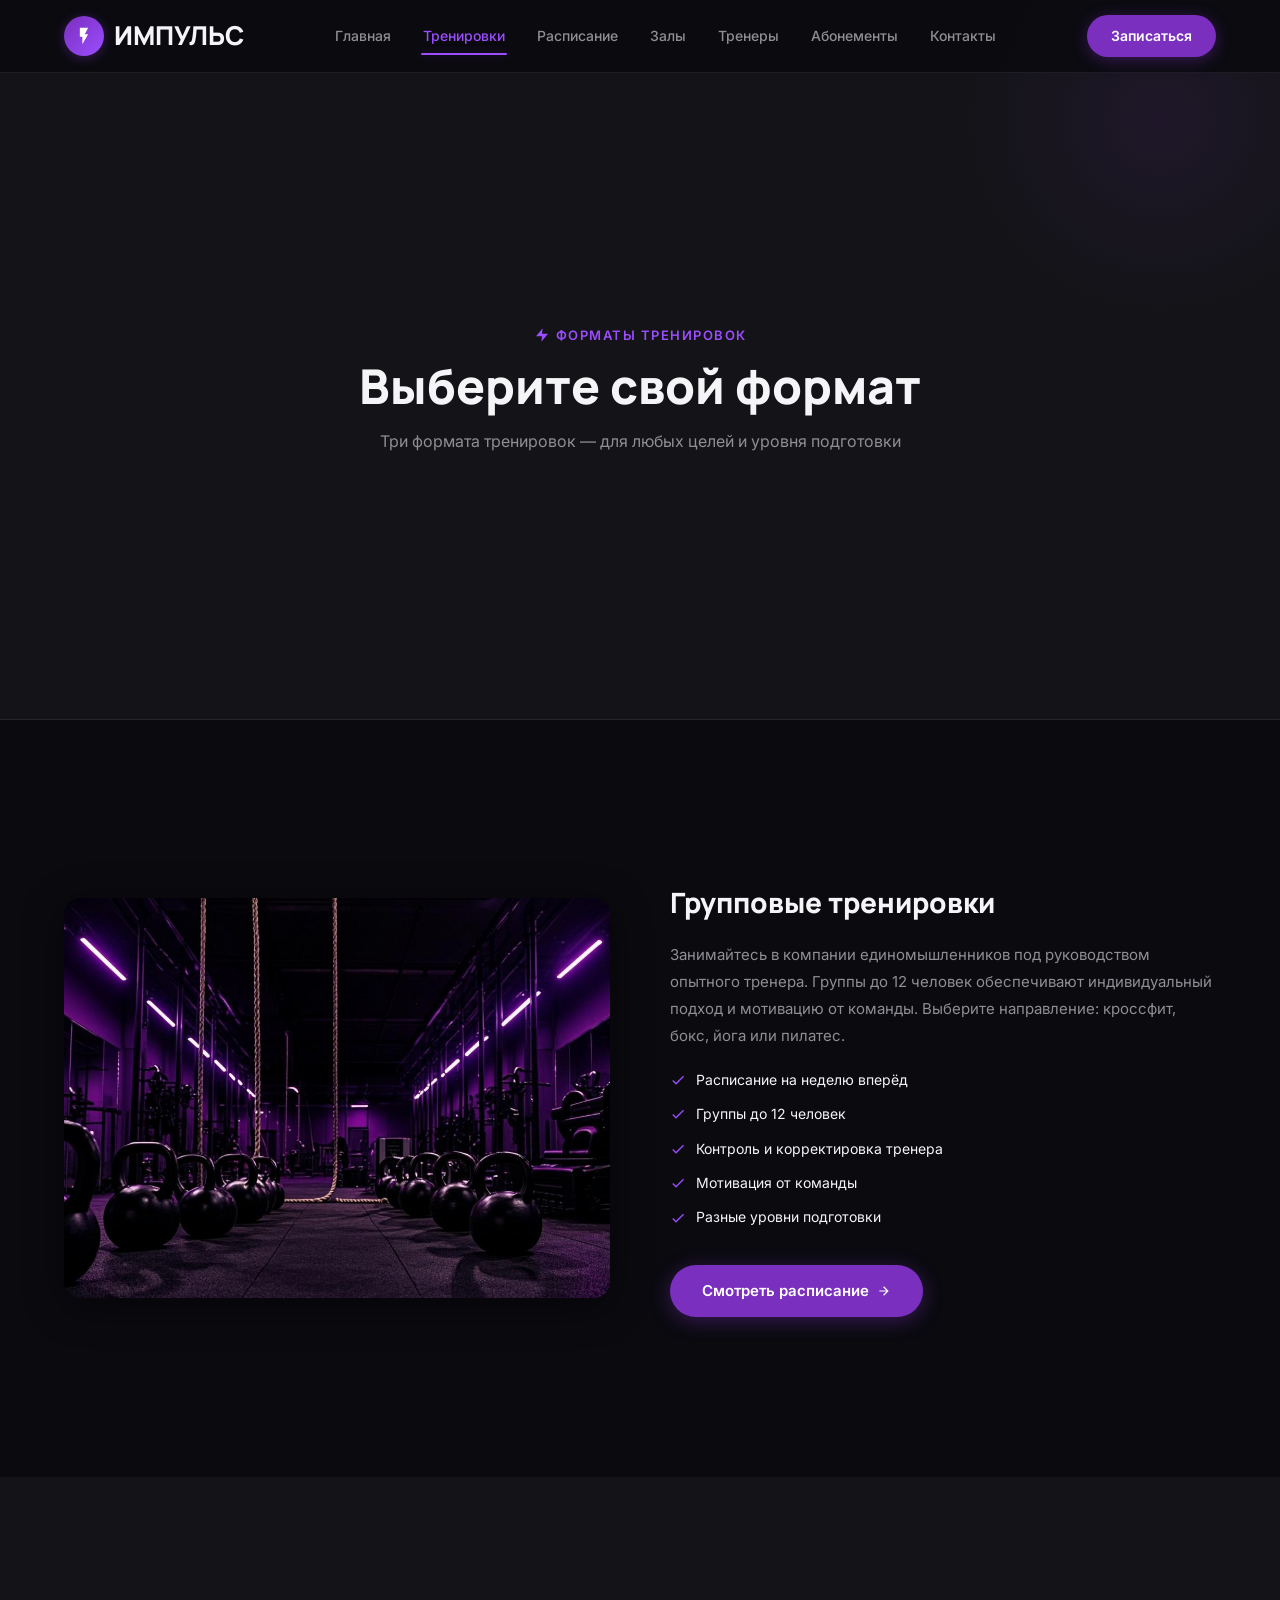
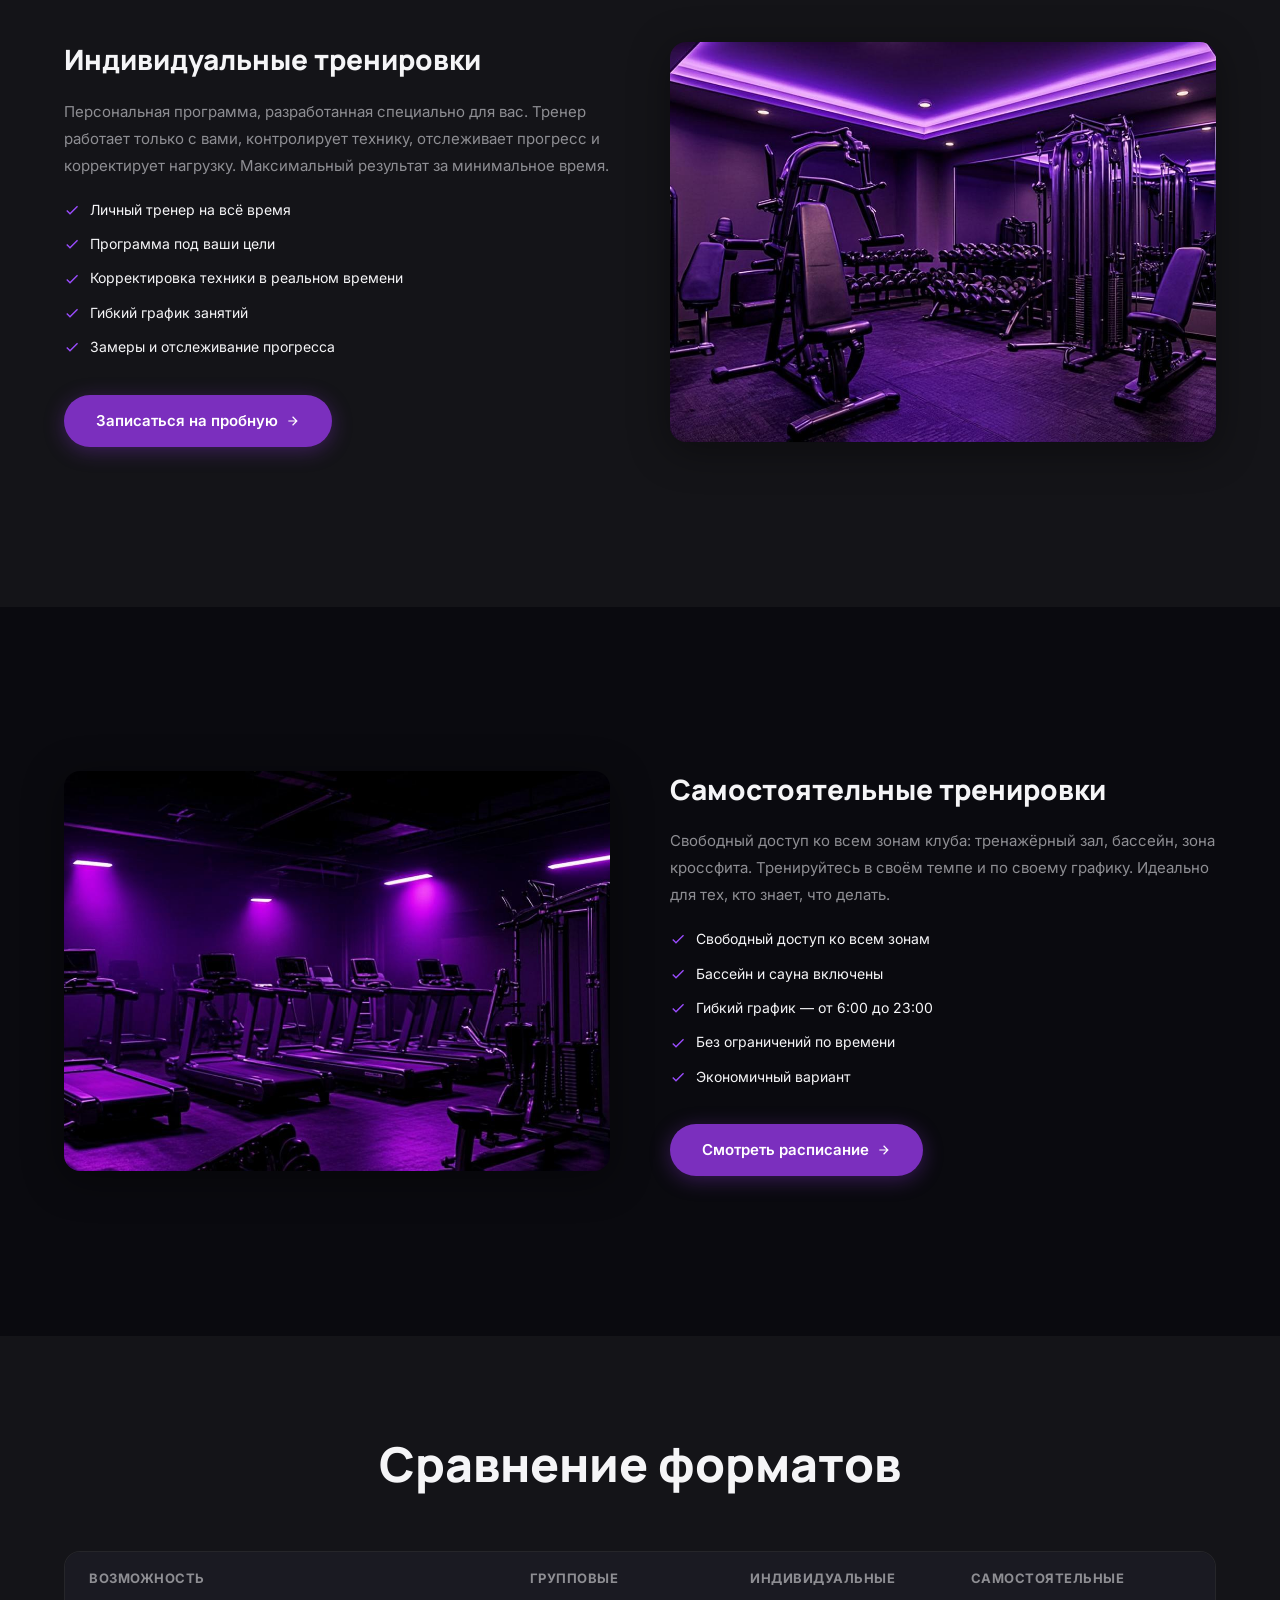
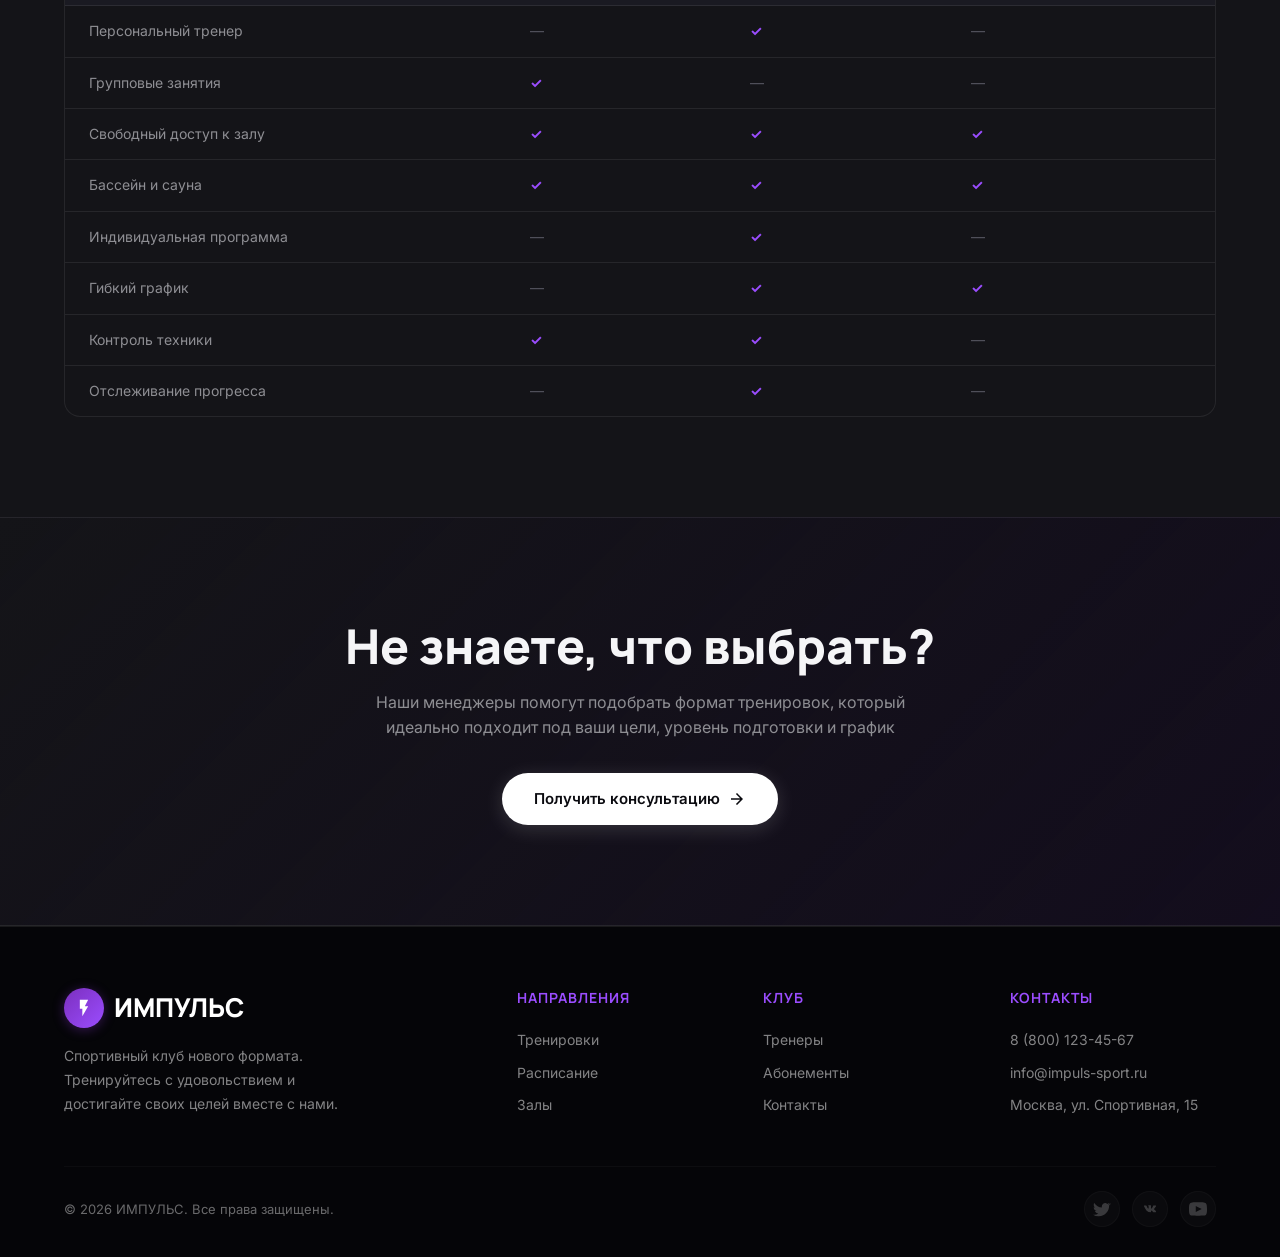
<file: training.html>
<!DOCTYPE html>
<html lang="ru">
<head>
  <meta charset="UTF-8">
  <meta name="viewport" content="width=device-width, initial-scale=1.0">
  <title>Тренировки — ИМПУЛЬС</title>
  <link rel="preconnect" href="https://fonts.googleapis.com">
  <link rel="preconnect" href="https://fonts.gstatic.com" crossorigin>
  <link href="https://fonts.googleapis.com/css2?family=Inter:wght@400;500;600;700&family=Manrope:wght@700;800&display=swap" rel="stylesheet">
  <link rel="stylesheet" href="styles/style.css">
</head>
<body class="loading">

  <!-- Preloader -->
  <div class="preloader" id="preloader">
    <div class="preloader-logo">ИМПУЛЬС</div>
    <div class="preloader-spinner"></div>
  </div>

  <!-- Header -->
  <header class="header" id="header">
    <div class="container header-inner">
      <a href="index.html" class="logo">
        <div class="logo-icon">
          <svg viewBox="0 0 24 24"><path d="M7 2v11h3v9l7-12h-4l4-8z"/></svg>
        </div>
        ИМПУЛЬС
      </a>
      <nav class="nav">
        <a href="index.html">Главная</a>
        <a href="training.html">Тренировки</a>
        <a href="schedule.html">Расписание</a>
        <a href="facilities.html">Залы</a>
        <a href="trainers.html">Тренеры</a>
        <a href="pricing.html">Абонементы</a>
        <a href="contacts.html">Контакты</a>
      </nav>
      <a href="contacts.html" class="header-cta">Записаться</a>
    </div>
  </header>

  <!-- Training Hero -->
  <section class="training-hero">
    <div class="container" style="position:relative;z-index:1;">
      <div class="section-label anim anim-up">
        <svg viewBox="0 0 24 24"><path d="M13 2L3 14h9l-1 8 10-12h-9l1-8z"/></svg>
        Форматы тренировок
      </div>
      <h1 class="section-title anim anim-up">Выберите свой формат</h1>
      <p class="section-subtitle anim anim-up">Три формата тренировок — для любых целей и уровня подготовки</p>
    </div>
  </section>

  <!-- Групповые тренировки -->
  <section class="section">
    <div class="container">
      <div class="training-detail-section anim anim-up">
        <div class="training-detail-img">
          <img src="images/crossfit.jpg" alt="Групповые тренировки">
        </div>
        <div class="training-detail-content">
          <h3>Групповые тренировки</h3>
          <p>Занимайтесь в компании единомышленников под руководством опытного тренера. Группы до 12 человек обеспечивают индивидуальный подход и мотивацию от команды. Выберите направление: кроссфит, бокс, йога или пилатес.</p>
          <ul class="training-benefits">
            <li>
              <svg viewBox="0 0 24 24"><path d="M9 16.17L4.83 12l-1.42 1.41L9 19 21 7l-1.41-1.41z"/></svg>
              Расписание на неделю вперёд
            </li>
            <li>
              <svg viewBox="0 0 24 24"><path d="M9 16.17L4.83 12l-1.42 1.41L9 19 21 7l-1.41-1.41z"/></svg>
              Группы до 12 человек
            </li>
            <li>
              <svg viewBox="0 0 24 24"><path d="M9 16.17L4.83 12l-1.42 1.41L9 19 21 7l-1.41-1.41z"/></svg>
              Контроль и корректировка тренера
            </li>
            <li>
              <svg viewBox="0 0 24 24"><path d="M9 16.17L4.83 12l-1.42 1.41L9 19 21 7l-1.41-1.41z"/></svg>
              Мотивация от команды
            </li>
            <li>
              <svg viewBox="0 0 24 24"><path d="M9 16.17L4.83 12l-1.42 1.41L9 19 21 7l-1.41-1.41z"/></svg>
              Разные уровни подготовки
            </li>
          </ul>
          <a href="schedule.html" class="btn-primary" style="margin-top:24px;">
            Смотреть расписание
            <svg viewBox="0 0 24 24"><path d="M12 4l-1.41 1.41L16.17 11H4v2h12.17l-5.58 5.59L12 20l8-8z"/></svg>
          </a>
        </div>
      </div>
    </div>
  </section>

  <!-- Индивидуальные тренировки -->
  <section class="section section-alt">
    <div class="container">
      <div class="training-detail-section reverse anim anim-up">
        <div class="training-detail-img">
          <img src="images/vip.jpg" alt="Индивидуальные тренировки">
        </div>
        <div class="training-detail-content">
          <h3>Индивидуальные тренировки</h3>
          <p>Персональная программа, разработанная специально для вас. Тренер работает только с вами, контролирует технику, отслеживает прогресс и корректирует нагрузку. Максимальный результат за минимальное время.</p>
          <ul class="training-benefits">
            <li>
              <svg viewBox="0 0 24 24"><path d="M9 16.17L4.83 12l-1.42 1.41L9 19 21 7l-1.41-1.41z"/></svg>
              Личный тренер на всё время
            </li>
            <li>
              <svg viewBox="0 0 24 24"><path d="M9 16.17L4.83 12l-1.42 1.41L9 19 21 7l-1.41-1.41z"/></svg>
              Программа под ваши цели
            </li>
            <li>
              <svg viewBox="0 0 24 24"><path d="M9 16.17L4.83 12l-1.42 1.41L9 19 21 7l-1.41-1.41z"/></svg>
              Корректировка техники в реальном времени
            </li>
            <li>
              <svg viewBox="0 0 24 24"><path d="M9 16.17L4.83 12l-1.42 1.41L9 19 21 7l-1.41-1.41z"/></svg>
              Гибкий график занятий
            </li>
            <li>
              <svg viewBox="0 0 24 24"><path d="M9 16.17L4.83 12l-1.42 1.41L9 19 21 7l-1.41-1.41z"/></svg>
              Замеры и отслеживание прогресса
            </li>
          </ul>
          <a href="contacts.html" class="btn-primary" style="margin-top:24px;">
            Записаться на пробную
            <svg viewBox="0 0 24 24"><path d="M12 4l-1.41 1.41L16.17 11H4v2h12.17l-5.58 5.59L12 20l8-8z"/></svg>
          </a>
        </div>
      </div>
    </div>
  </section>

  <!-- Самостоятельные тренировки -->
  <section class="section">
    <div class="container">
      <div class="training-detail-section anim anim-up">
        <div class="training-detail-img">
          <img src="images/hero.jpg" alt="Самостоятельные тренировки">
        </div>
        <div class="training-detail-content">
          <h3>Самостоятельные тренировки</h3>
          <p>Свободный доступ ко всем зонам клуба: тренажёрный зал, бассейн, зона кроссфита. Тренируйтесь в своём темпе и по своему графику. Идеально для тех, кто знает, что делать.</p>
          <ul class="training-benefits">
            <li>
              <svg viewBox="0 0 24 24"><path d="M9 16.17L4.83 12l-1.42 1.41L9 19 21 7l-1.41-1.41z"/></svg>
              Свободный доступ ко всем зонам
            </li>
            <li>
              <svg viewBox="0 0 24 24"><path d="M9 16.17L4.83 12l-1.42 1.41L9 19 21 7l-1.41-1.41z"/></svg>
              Бассейн и сауна включены
            </li>
            <li>
              <svg viewBox="0 0 24 24"><path d="M9 16.17L4.83 12l-1.42 1.41L9 19 21 7l-1.41-1.41z"/></svg>
              Гибкий график — от 6:00 до 23:00
            </li>
            <li>
              <svg viewBox="0 0 24 24"><path d="M9 16.17L4.83 12l-1.42 1.41L9 19 21 7l-1.41-1.41z"/></svg>
              Без ограничений по времени
            </li>
            <li>
              <svg viewBox="0 0 24 24"><path d="M9 16.17L4.83 12l-1.42 1.41L9 19 21 7l-1.41-1.41z"/></svg>
              Экономичный вариант
            </li>
          </ul>
          <a href="schedule.html" class="btn-primary" style="margin-top:24px;">
            Смотреть расписание
            <svg viewBox="0 0 24 24"><path d="M12 4l-1.41 1.41L16.17 11H4v2h12.17l-5.58 5.59L12 20l8-8z"/></svg>
          </a>
        </div>
      </div>
    </div>
  </section>

  <!-- Comparison Table -->
  <section class="section section-alt">
    <div class="container">
      <div class="section-header anim anim-up">
        <h2 class="section-title">Сравнение форматов</h2>
      </div>
      <div class="pricing-comparison anim anim-up">
        <div class="pricing-comparison-header">
          <div>Возможность</div>
          <div>Групповые</div>
          <div>Индивидуальные</div>
          <div>Самостоятельные</div>
        </div>
        <div class="pricing-comparison-row">
          <div>Персональный тренер</div>
          <div><span class="cross">—</span></div>
          <div><span class="check">✓</span></div>
          <div><span class="cross">—</span></div>
        </div>
        <div class="pricing-comparison-row">
          <div>Групповые занятия</div>
          <div><span class="check">✓</span></div>
          <div><span class="cross">—</span></div>
          <div><span class="cross">—</span></div>
        </div>
        <div class="pricing-comparison-row">
          <div>Свободный доступ к залу</div>
          <div><span class="check">✓</span></div>
          <div><span class="check">✓</span></div>
          <div><span class="check">✓</span></div>
        </div>
        <div class="pricing-comparison-row">
          <div>Бассейн и сауна</div>
          <div><span class="check">✓</span></div>
          <div><span class="check">✓</span></div>
          <div><span class="check">✓</span></div>
        </div>
        <div class="pricing-comparison-row">
          <div>Индивидуальная программа</div>
          <div><span class="cross">—</span></div>
          <div><span class="check">✓</span></div>
          <div><span class="cross">—</span></div>
        </div>
        <div class="pricing-comparison-row">
          <div>Гибкий график</div>
          <div><span class="cross">—</span></div>
          <div><span class="check">✓</span></div>
          <div><span class="check">✓</span></div>
        </div>
        <div class="pricing-comparison-row">
          <div>Контроль техники</div>
          <div><span class="check">✓</span></div>
          <div><span class="check">✓</span></div>
          <div><span class="cross">—</span></div>
        </div>
        <div class="pricing-comparison-row">
          <div>Отслеживание прогресса</div>
          <div><span class="cross">—</span></div>
          <div><span class="check">✓</span></div>
          <div><span class="cross">—</span></div>
        </div>
      </div>
    </div>
  </section>

  <!-- CTA Section -->
  <section class="section cta-section">
    <div class="container" style="text-align:center;">
      <h2 class="section-title anim anim-up">Не знаете, что выбрать?</h2>
      <p class="section-subtitle anim anim-up">Наши менеджеры помогут подобрать формат тренировок, который идеально подходит под ваши цели, уровень подготовки и график</p>
      <a href="contacts.html" class="btn-white anim anim-up" style="margin-top:32px;">
        Получить консультацию
        <svg viewBox="0 0 24 24" style="width:18px;height:18px;fill:var(--bg);"><path d="M12 4l-1.41 1.41L16.17 11H4v2h12.17l-5.58 5.59L12 20l8-8z"/></svg>
      </a>
    </div>
  </section>

  <!-- Footer -->
  <footer class="footer">
    <div class="container">
      <div class="footer-grid">
        <div class="footer-brand">
          <a href="index.html" class="logo">
            <div class="logo-icon">
              <svg viewBox="0 0 24 24"><path d="M7 2v11h3v9l7-12h-4l4-8z"/></svg>
            </div>
            ИМПУЛЬС
          </a>
          <p>Спортивный клуб нового формата. Тренируйтесь с удовольствием и достигайте своих целей вместе с нами.</p>
        </div>
        <div class="footer-col">
          <div class="footer-col-title">Направления</div>
          <a href="training.html">Тренировки</a>
          <a href="schedule.html">Расписание</a>
          <a href="facilities.html">Залы</a>
        </div>
        <div class="footer-col">
          <div class="footer-col-title">Клуб</div>
          <a href="trainers.html">Тренеры</a>
          <a href="pricing.html">Абонементы</a>
          <a href="contacts.html">Контакты</a>
        </div>
        <div class="footer-col">
          <div class="footer-col-title">Контакты</div>
          <a href="tel:88001234567">8 (800) 123-45-67</a>
          <a href="mailto:info@impuls-sport.ru">info@impuls-sport.ru</a>
          <a href="#">Москва, ул. Спортивная, 15</a>
        </div>
      </div>
      <div class="footer-bottom">
        <span>© 2026 ИМПУЛЬС. Все права защищены.</span>
        <div class="footer-socials">
          <a href="#" class="footer-social">
            <svg viewBox="0 0 24 24"><path d="M22.46 6c-.85.38-1.78.64-2.73.76 1-.6 1.76-1.54 2.12-2.67-.93.55-1.96.95-3.06 1.17A4.92 4.92 0 0016.62 4c-2.7 0-4.88 2.19-4.88 4.88 0 .38.04.75.13 1.1C7.69 9.77 4.07 7.35 1.64 3.9c-.42.72-.66 1.56-.66 2.46 0 1.68.85 3.16 2.14 4.02-.79-.02-1.53-.24-2.18-.6v.06c0 2.35 1.67 4.31 3.88 4.76-.4.1-.83.16-1.27.16-.31 0-.62-.03-.92-.08.63 1.96 2.45 3.39 4.61 3.43A9.87 9.87 0 010 19.54a13.94 13.94 0 007.55 2.21c9.05 0 14-7.5 14-14v-.64A9.94 9.94 0 0024 4.56c-.89.4-1.84.66-2.84.78z"/></svg>
          </a>
          <a href="#" class="footer-social" aria-label="VK">
            <svg viewBox="0 0 24 24"><path d="M12.785 16.241s.288-.032.436-.194c.136-.148.132-.427.132-.427s-.02-1.304.587-1.496c.596-.19 1.362 1.259 2.174 1.814.614.42 1.08.328 1.08.328l2.172-.03s1.136-.07.598-.964c-.044-.073-.314-.662-1.618-1.872-1.366-1.268-1.183-1.062.462-3.255.999-1.334 1.399-2.148 1.274-2.496-.12-.332-.857-.244-.857-.244l-2.444.015s-.181-.025-.316.056c-.131.079-.216.263-.216.263s-.387 1.032-.903 1.91c-1.089 1.853-1.524 1.95-1.702 1.836-.414-.268-.311-1.074-.311-1.646 0-1.789.271-2.535-.528-2.729-.265-.064-.46-.107-1.139-.114-.87-.009-1.606.003-2.023.207-.277.136-.491.439-.361.456.161.021.525.098.718.36.25.339.24 1.1.24 1.1s.144 2.105-.334 2.366c-.328.179-.777-.186-1.74-1.854-.494-.854-.867-1.798-.867-1.798s-.072-.177-.2-.272c-.155-.115-.372-.151-.372-.151l-2.322.015s-.349.01-.477.161c-.114.135-.009.414-.009.414s1.817 4.252 3.876 6.396c1.887 1.965 4.032 1.836 4.032 1.836h.972z"/></svg>
          </a>
          <a href="#" class="footer-social">
            <svg viewBox="0 0 24 24"><path d="M19.615 3.184c-3.604-.246-11.631-.245-15.23 0C.488 3.45.029 5.804 0 12c.029 6.185.484 8.549 4.385 8.816 3.6.245 11.626.246 15.23 0C23.512 20.55 23.971 18.196 24 12c-.029-6.185-.484-8.549-4.385-8.816zM9 16V8l8 3.993L9 16z"/></svg>
          </a>
        </div>
      </div>
    </div>
  </footer>

  <!-- Bottom Mobile Navigation -->
  <nav class="bottom-nav">
      <a href="index.html" class="bottom-nav-item" data-page="home">
          <svg class="bottom-nav-icon" viewBox="0 0 24 24" fill="currentColor"><path d="M10 20v-6h4v6h5v-8h3L12 3 2 12h3v8z"/></svg>
          <span class="bottom-nav-label">Главная</span>
      </a>
      <a href="schedule.html" class="bottom-nav-item" data-page="schedule">
          <svg class="bottom-nav-icon" viewBox="0 0 24 24" fill="currentColor"><path d="M19 3h-1V1h-2v2H8V1H6v2H5c-1.11 0-1.99.9-1.99 2L3 19c0 1.1.89 2 2 2h14c1.1 0 2-.9 2-2V5c0-1.1-.9-2-2-2zm0 16H5V8h14v11zM9 10H7v2h2v-2zm4 0h-2v2h2v-2zm4 0h-2v2h2v-2z"/></svg>
          <span class="bottom-nav-label">Расписание</span>
      </a>
      <a href="pricing.html" class="bottom-nav-item" data-page="pricing">
          <svg class="bottom-nav-icon" viewBox="0 0 24 24" fill="currentColor"><path d="M11.8 10.9c-2.27-.59-3-1.2-3-2.15 0-1.09 1.01-1.85 2.7-1.85 1.78 0 2.44.85 2.5 2.1h2.21c-.07-1.72-1.12-3.3-3.21-3.81V3h-3v2.16c-1.94.42-3.5 1.68-3.5 3.61 0 2.31 1.91 3.46 4.7 4.13 2.5.6 3 1.48 3 2.41 0 .69-.49 1.79-2.7 1.79-2.06 0-2.87-.92-2.98-2.1h-2.2c.12 2.19 1.76 3.42 3.68 3.83V21h3v-2.15c1.95-.37 3.5-1.5 3.5-3.55 0-2.84-2.43-3.81-4.7-4.4z"/></svg>
          <span class="bottom-nav-label">Цены</span>
      </a>
      <a href="trainers.html" class="bottom-nav-item" data-page="trainers">
          <svg class="bottom-nav-icon" viewBox="0 0 24 24" fill="currentColor"><path d="M16 11c1.66 0 2.99-1.34 2.99-3S17.66 5 16 5c-1.66 0-3 1.34-3 3s1.34 3 3 3zm-8 0c1.66 0 2.99-1.34 2.99-3S9.66 5 8 5C6.34 5 5 6.34 5 8s1.34 3 3 3zm0 2c-2.33 0-7 1.17-7 3.5V19h14v-2.5c0-2.33-4.67-3.5-7-3.5zm8 0c-.29 0-.62.02-.97.05 1.16.84 1.97 1.97 1.97 3.45V19h6v-2.5c0-2.33-4.67-3.5-7-3.5z"/></svg>
          <span class="bottom-nav-label">Тренеры</span>
      </a>
      <a href="contacts.html" class="bottom-nav-item" data-page="contacts">
          <svg class="bottom-nav-icon" viewBox="0 0 24 24" fill="currentColor"><path d="M6.62 10.79c1.44 2.83 3.76 5.14 6.59 6.59l2.2-2.2c.27-.27.67-.36 1.02-.24 1.12.37 2.33.57 3.57.57.55 0 1 .45 1 1V20c0 .55-.45 1-1 1-9.39 0-17-7.61-17-17 0-.55.45-1 1-1h3.5c.55 0 1 .45 1 1 0 1.25.2 2.45.57 3.57.11.35.03.74-.25 1.02l-2.2 2.2z"/></svg>
          <span class="bottom-nav-label">Контакты</span>
      </a>
  </nav>

  <script src="javascript/main.js"></script>
</body>
</html>
</file>
<file: styles/style.css>
/* ===== RESET & BASE ===== */
*, *::before, *::after { margin: 0; padding: 0; box-sizing: border-box; }

:root {
  --bg: #0A0A0F;
  --bg-card: #141418;
  --bg-alt: #1A1A22;
  --bg-hover: #22222C;
  --text: #F5F5F7;
  --text-gray: #8E8E93;
  --text-dim: #555560;
  --purple: #7B2FBE;
  --purple-light: #9B4DFF;
  --purple-glow: rgba(123, 47, 190, 0.4);
  --purple-bg: rgba(123, 47, 190, 0.1);
  --purple-border: rgba(123, 47, 190, 0.3);
  --white: #FFFFFF;
  --border: rgba(255, 255, 255, 0.08);
  --border-light: rgba(255, 255, 255, 0.12);
  --shadow-sm: 0 2px 8px rgba(0,0,0,0.3);
  --shadow-md: 0 4px 20px rgba(0,0,0,0.4);
  --shadow-lg: 0 8px 40px rgba(0,0,0,0.5);
  --radius: 16px;
  --radius-sm: 10px;
  --radius-pill: 30px;
  --transition: 0.3s cubic-bezier(0.4, 0, 0.2, 1);
  --font-body: 'Inter', sans-serif;
  --font-heading: 'Manrope', sans-serif;
}

html { scroll-behavior: smooth; overflow-x: clip; }

/* ===== CUSTOM SCROLLBAR ===== */
::-webkit-scrollbar {
  width: 10px;
}
::-webkit-scrollbar-track {
  background: var(--bg);
}
::-webkit-scrollbar-thumb {
  background: var(--purple);
  border-radius: 5px;
  box-shadow: 0 0 8px var(--purple-glow);
}
::-webkit-scrollbar-thumb:hover {
  background: var(--purple-light);
  box-shadow: 0 0 16px var(--purple-glow);
}
/* Firefox scrollbar */
* {
  scrollbar-width: thin;
  scrollbar-color: var(--purple) var(--bg);
}
body {
  font-family: var(--font-body);
  background: var(--bg);
  color: var(--text);
  line-height: 1.6;
  overflow-x: clip;
  -webkit-font-smoothing: antialiased;
}

a { text-decoration: none; color: inherit; }
ul { list-style: none; }
img { max-width: 100%; height: auto; display: block; }
button { cursor: pointer; border: none; background: none; font-family: inherit; }
input, textarea, select { font-family: inherit; }

.container { max-width: 1200px; margin: 0 auto; padding: 0 24px; }

/* ===== ANIMATIONS ===== */
@keyframes fadeInUp {
  from { opacity: 0; transform: translateY(40px); }
  to { opacity: 1; transform: translateY(0); }
}
@keyframes pulse {
  0%, 100% { transform: scale(1); }
  50% { transform: scale(1.05); }
}
@keyframes glowPulse {
  0%, 100% { box-shadow: 0 0 20px var(--purple-glow); }
  50% { box-shadow: 0 0 40px var(--purple-glow), 0 0 80px rgba(123,47,190,0.15); }
}
@keyframes spin { to { transform: rotate(360deg); } }
@keyframes float {
  0%, 100% { transform: translateY(0); }
  50% { transform: translateY(-8px); }
}

/* New unique animations */
@keyframes shimmer {
  0% { background-position: -200% center; }
  100% { background-position: 200% center; }
}
@keyframes rippleGlow {
  0% { box-shadow: 0 0 0 0 var(--purple-glow); }
  70% { box-shadow: 0 0 0 12px rgba(123, 47, 190, 0); }
  100% { box-shadow: 0 0 0 0 rgba(123, 47, 190, 0); }
}
@keyframes slideInFromLeft {
  from { opacity: 0; transform: translateX(-30px); }
  to { opacity: 1; transform: translateX(0); }
}
@keyframes borderGlow {
  0%, 100% { border-color: var(--purple-border); }
  50% { border-color: var(--purple-light); }
}
@keyframes magneticPull {
  0% { transform: scale(1); }
  50% { transform: scale(1.03); }
  100% { transform: scale(1); }
}
@keyframes textGlow {
  0%, 100% { text-shadow: 0 0 8px rgba(155, 77, 255, 0.3); }
  50% { text-shadow: 0 0 20px rgba(155, 77, 255, 0.6), 0 0 40px rgba(155, 77, 255, 0.2); }
}

.anim { opacity: 0; transition: opacity 0.6s ease, transform 0.6s ease; }
.anim-up { transform: translateY(40px); }
.anim-left { transform: translateX(-40px); }
.anim-right { transform: translateX(40px); }
.anim-scale { transform: scale(0.9); }
.anim-show { opacity: 1 !important; transform: translateY(0) translateX(0) scale(1) !important; }
.anim-locked { transition: none !important; }

[data-anim-children="up"] > *:nth-child(1) { transition-delay: 0.0s; }
[data-anim-children="up"] > *:nth-child(2) { transition-delay: 0.06s; }
[data-anim-children="up"] > *:nth-child(3) { transition-delay: 0.12s; }
[data-anim-children="up"] > *:nth-child(4) { transition-delay: 0.18s; }
[data-anim-children="up"] > *:nth-child(5) { transition-delay: 0.24s; }
[data-anim-children="up"] > *:nth-child(6) { transition-delay: 0.30s; }
[data-anim-children="up"] > *:nth-child(7) { transition-delay: 0.36s; }
[data-anim-children="up"] > *:nth-child(8) { transition-delay: 0.42s; }

/* ===== HEADER ===== */
.header {
  position: fixed;
  top: 0; left: 0; right: 0;
  z-index: 1000;
  background: rgba(10, 10, 15, 0.85);
  backdrop-filter: blur(20px);
  -webkit-backdrop-filter: blur(20px);
  border-bottom: 1px solid var(--border);
  transition: var(--transition);
}
.header.scrolled { box-shadow: 0 4px 30px rgba(0,0,0,0.5); }
.header-inner {
  display: flex; align-items: center; justify-content: space-between; height: 72px;
}
.logo {
  font-family: var(--font-heading);
  font-weight: 800; font-size: 26px; color: var(--text);
  display: flex; align-items: center; gap: 10px;
}
.logo-icon {
  width: 40px; height: 40px;
  background: linear-gradient(135deg, var(--purple), var(--purple-light));
  border-radius: 50% !important;
  -webkit-border-radius: 50% !important;
  -moz-border-radius: 50% !important;
  display: flex; align-items: center; justify-content: center;
  box-shadow: 0 2px 12px var(--purple-glow);
  transition: var(--transition);
  flex-shrink: 0;
  aspect-ratio: 1 / 1;
  overflow: hidden;
}
.logo-icon svg { width: 20px; height: 20px; fill: white; }
.logo span { color: var(--purple-light); }

/* Logo hover - subtle glow */
.logo:hover .logo-icon {
  animation: rippleGlow 1s ease-out;
}

.nav { display: flex; align-items: center; gap: 28px; }
.nav a {
  font-size: 14px; font-weight: 500; color: var(--text-gray);
  transition: var(--transition); position: relative;
  padding: 6px 2px;
}
/* Unique nav hover animation - gradient underline slide-in */
.nav a::after {
  content: ''; position: absolute; bottom: -2px; left: 50%;
  width: 0; height: 2px;
  background: linear-gradient(90deg, var(--purple), var(--purple-light));
  transition: width 0.35s cubic-bezier(0.25, 0.8, 0.25, 1), left 0.35s cubic-bezier(0.25, 0.8, 0.25, 1);
  border-radius: 1px;
  box-shadow: 0 0 8px var(--purple-glow);
}
.nav a:hover { color: var(--text); }
.nav a:hover::after { width: 100%; left: 0; }
.nav a.active { color: var(--purple-light); }
.nav a.active::after { width: 100%; left: 0; background: var(--purple-light); }

.header-cta {
  background: var(--purple); color: white;
  padding: 10px 24px; border-radius: var(--radius-pill);
  font-weight: 600; font-size: 14px; transition: var(--transition);
  box-shadow: 0 3px 16px var(--purple-glow);
  position: relative;
  overflow: hidden;
}
/* Shimmer effect on CTA button hover */
.header-cta::before {
  content: '';
  position: absolute; top: 0; left: -100%; width: 100%; height: 100%;
  background: linear-gradient(90deg, transparent, rgba(255,255,255,0.15), transparent);
  transition: left 0.5s ease;
}
.header-cta:hover { background: var(--purple-light); transform: translateY(-1px); box-shadow: 0 6px 24px var(--purple-glow); }
.header-cta:hover::before { left: 100%; }
.header-cta:active { transform: translateY(1px); }

/* ===== HERO ===== */
.hero {
  position: relative; min-height: 100vh;
  display: flex; align-items: center; overflow: hidden;
  background: var(--bg);
}
.hero-bg { position: absolute; inset: 0; z-index: 1; }
.hero-bg img { width: 100%; height: 100%; object-fit: cover; }
.hero-overlay {
  position: absolute; inset: 0;
  background: linear-gradient(135deg, rgba(10,10,15,0.88) 0%, rgba(10,10,15,0.65) 50%, rgba(10,10,15,0.4) 100%);
  z-index: 2;
}
.hero-content {
  position: relative; z-index: 4; color: white;
  max-width: 700px; padding-left: 24px; padding-right: 24px;
  text-align: center; margin: 0 auto;
}
.hero-title {
  font-family: var(--font-heading);
  font-size: clamp(42px, 7vw, 80px); font-weight: 800;
  line-height: 1.05; margin-bottom: 20px;
}
.hero-title .highlight {
  background: linear-gradient(135deg, var(--purple-light) 0%, var(--purple) 100%);
  -webkit-background-clip: text; -webkit-text-fill-color: transparent; background-clip: text;
}
.hero-subtitle {
  font-size: 18px; line-height: 1.7; color: var(--text-gray);
  margin-bottom: 36px; max-width: 520px;
  margin-left: auto; margin-right: auto;
}
.hero-actions { display: flex; gap: 16px; flex-wrap: wrap; justify-content: center; }

.btn-primary {
  background: var(--purple); color: white;
  padding: 14px 32px; border-radius: var(--radius-pill);
  font-weight: 600; font-size: 15px; transition: var(--transition);
  display: inline-flex; align-items: center; gap: 8px;
  box-shadow: 0 4px 20px var(--purple-glow);
  position: relative; overflow: hidden;
}
.btn-primary::after {
  content: '';
  position: absolute; top: 50%; left: 50%;
  width: 0; height: 0;
  background: rgba(255,255,255,0.15);
  border-radius: 50%;
  transform: translate(-50%, -50%);
  transition: width 0.5s ease, height 0.5s ease;
}
.btn-primary:hover { background: var(--purple-light); transform: translateY(-2px); box-shadow: 0 8px 32px var(--purple-glow); }
.btn-primary:hover::after { width: 300px; height: 300px; }
.btn-primary:active { transform: translateY(1px); box-shadow: 0 2px 10px var(--purple-glow); }
.btn-primary svg { width: 14px; height: 14px; fill: white; transition: transform 0.3s; position: relative; z-index: 1; }
.btn-primary:hover svg { transform: translateX(3px); }
.btn-primary span { position: relative; z-index: 1; }

.btn-secondary {
  background: transparent; color: white;
  padding: 14px 32px; border-radius: var(--radius-pill);
  font-weight: 600; font-size: 15px; transition: var(--transition);
  border: 1px solid var(--border-light);
  display: inline-flex; align-items: center; gap: 8px;
}
.btn-secondary:hover { background: rgba(255,255,255,0.05); border-color: var(--purple-border); transform: translateY(-2px); }

.btn-white {
  background: white; color: var(--bg);
  padding: 14px 32px; border-radius: var(--radius-pill);
  font-weight: 600; font-size: 15px; transition: var(--transition);
  display: inline-flex; align-items: center; gap: 8px;
  box-shadow: 0 4px 20px rgba(255,255,255,0.15);
}
.btn-white:hover { transform: translateY(-2px); box-shadow: 0 8px 30px rgba(255,255,255,0.2); }
.btn-white:active { transform: translateY(1px); }

/* ===== SECTION COMMON ===== */
.section { padding: 100px 0; }
.section-alt { background: var(--bg-card); }
.section-header { text-align: center; margin-bottom: 60px; }
.section-label {
  display: inline-flex; align-items: center; gap: 6px;
  font-size: 13px; font-weight: 600; text-transform: uppercase;
  letter-spacing: 1.5px; color: var(--purple-light); margin-bottom: 12px;
}
.section-label svg { width: 16px; height: 16px; fill: var(--purple-light); }
.section-title {
  font-family: var(--font-heading);
  font-size: clamp(28px, 4vw, 48px); font-weight: 800;
  line-height: 1.15; color: var(--text);
}
.section-subtitle {
  font-size: 16px; color: var(--text-gray);
  margin-top: 16px; max-width: 600px;
  margin-left: auto; margin-right: auto;
}

/* ===== TRAINING TYPES (3 cards) ===== */
.training-types-grid {
  display: grid; grid-template-columns: repeat(3, 1fr); gap: 24px;
}
.training-type-card {
  background: var(--bg-card); border: 1px solid var(--border);
  border-radius: var(--radius); padding: 40px 32px;
  transition: var(--transition); position: relative; overflow: hidden;
  cursor: pointer;
  display: flex; flex-direction: column;
}
.training-type-card::before {
  content: ''; position: absolute; top: 0; left: 0; right: 0;
  height: 3px; background: linear-gradient(90deg, var(--purple), var(--purple-light));
  transform: scaleX(0); transition: transform 0.4s ease; transform-origin: left;
}
.training-type-card:hover::before { transform: scaleX(1); }
.training-type-card:hover { transform: translateY(-6px); border-color: var(--purple-border); box-shadow: 0 8px 40px rgba(123,47,190,0.15); }
.training-type-icon {
  width: 64px; height: 64px; margin-bottom: 24px;
  background: var(--purple-bg); border-radius: 16px;
  display: flex; align-items: center; justify-content: center;
  transition: var(--transition);
}
.training-type-icon svg { width: 30px; height: 30px; fill: var(--purple-light); }
.training-type-card:hover .training-type-icon { background: var(--purple); transform: scale(1.08); }
.training-type-card:hover .training-type-icon svg { fill: white; }
.training-type-title {
  font-family: var(--font-heading); font-size: 22px; font-weight: 700;
  margin-bottom: 12px; color: var(--text);
}
.training-type-body { display: flex; flex-direction: column; flex: 1; }
.training-type-desc { font-size: 14px; color: var(--text-gray); line-height: 1.7; margin-bottom: 20px; }
.training-type-price {
  font-family: var(--font-heading); font-size: 20px; font-weight: 800;
  color: var(--purple-light); margin-bottom: 8px;
}
.training-type-price span { font-size: 14px; font-weight: 400; color: var(--text-gray); }
.training-type-features { margin-top: 16px; }
.training-type-features li {
  display: flex; align-items: center; gap: 8px;
  font-size: 13px; color: var(--text-gray); margin-bottom: 8px;
}
.training-type-features li svg { width: 14px; height: 14px; fill: var(--purple-light); flex-shrink: 0; }
.training-type-bottom {
  display: flex; align-items: center; justify-content: space-between;
  margin-top: auto; padding-top: 16px; border-top: 1px solid var(--border);
}
.training-type-link {
  display: inline-flex; align-items: center; gap: 6px;
  font-size: 13px; font-weight: 600; color: var(--purple-light);
  transition: var(--transition);
}
.training-type-link svg { width: 12px; height: 12px; fill: currentColor; transition: transform 0.3s; }
.training-type-card:hover .training-type-link svg { transform: translateX(4px); }
.training-type-btn {
  margin-top: 20px; background: var(--purple-bg); border: 1px solid var(--purple-border);
  color: var(--purple-light); padding: 10px 22px; border-radius: var(--radius-pill);
  font-weight: 600; font-size: 13px; transition: var(--transition);
  display: inline-flex; align-items: center; gap: 6px;
}
.training-type-btn:hover { background: var(--purple); color: white; box-shadow: 0 4px 16px var(--purple-glow); }
.training-type-btn svg { width: 14px; height: 14px; fill: currentColor; }

/* ===== FACILITIES ===== */
.facilities-grid {
  display: grid; grid-template-columns: repeat(auto-fill, minmax(280px, 1fr)); gap: 20px;
}
.facility-card {
  position: relative; border-radius: var(--radius); overflow: hidden;
  cursor: pointer; height: 320px;
  transition: var(--transition);
}
.facility-card:hover { transform: translateY(-4px); box-shadow: 0 12px 40px rgba(123,47,190,0.2); }
.facility-card img {
  width: 100%; height: 100%; object-fit: cover;
  transition: transform 0.5s ease;
}
.facility-card:hover img { transform: scale(1.08); }
.facility-card-overlay {
  position: absolute; inset: 0;
  background: linear-gradient(to top, rgba(10,10,15,0.9) 0%, rgba(10,10,15,0.2) 60%);
  display: flex; flex-direction: column; justify-content: flex-end; padding: 24px;
}
.facility-card-title {
  font-family: var(--font-heading); font-size: 20px; font-weight: 700;
  color: white; margin-bottom: 6px;
}
.facility-card-desc { font-size: 13px; color: var(--text-gray); margin-bottom: 12px; }
.facility-card-tag {
  display: inline-flex; background: var(--purple-bg); border: 1px solid var(--purple-border);
  color: var(--purple-light); padding: 4px 12px; border-radius: var(--radius-pill);
  font-size: 11px; font-weight: 600; text-transform: uppercase; letter-spacing: 0.5px;
  width: fit-content;
}

/* ===== TRAINERS ===== */
.trainers-grid {
  display: grid; grid-template-columns: repeat(auto-fill, minmax(220px, 1fr)); gap: 24px;
}
.trainer-card {
  background: var(--bg-card); border: 1px solid var(--border);
  border-radius: var(--radius); overflow: hidden;
  transition: var(--transition);
}
.trainer-card:hover { transform: translateY(-6px); border-color: var(--purple-border); box-shadow: 0 8px 40px rgba(123,47,190,0.12); }
.trainer-card-img {
  height: 280px; overflow: hidden;
}
.trainer-card-img img { width: 100%; height: 100%; object-fit: cover; transition: transform 0.4s; }
.trainer-card:hover .trainer-card-img img { transform: scale(1.05); }
.trainer-card-body { padding: 20px 24px; }
.trainer-card-name {
  font-family: var(--font-heading); font-size: 18px; font-weight: 700; margin-bottom: 4px;
}
.trainer-card-role { font-size: 13px; color: var(--purple-light); margin-bottom: 10px; }
.trainer-card-specs { display: flex; gap: 6px; flex-wrap: wrap; }
.trainer-spec {
  background: var(--purple-bg); color: var(--purple-light);
  padding: 4px 10px; border-radius: var(--radius-pill);
  font-size: 11px; font-weight: 600;
}

/* ===== PRICING ===== */
.pricing-grid {
  display: grid; grid-template-columns: repeat(3, 1fr); gap: 24px;
  align-items: stretch;
}
.pricing-card {
  background: var(--bg-card); border: 1px solid var(--border);
  border-radius: var(--radius); padding: 36px 32px;
  transition: var(--transition); position: relative;
  display: flex; flex-direction: column;
  min-height: 520px;
}
.pricing-card.featured {
  border-color: var(--purple);
  box-shadow: 0 0 40px rgba(123,47,190,0.2);
}
.pricing-card.featured::before {
  content: 'Популярный';
  position: absolute; top: -12px; left: 50%; transform: translateX(-50%);
  background: linear-gradient(135deg, var(--purple), var(--purple-light));
  color: white; padding: 4px 16px; border-radius: var(--radius-pill);
  font-size: 12px; font-weight: 700; text-transform: uppercase; letter-spacing: 0.5px;
}
.pricing-card:hover { border-color: var(--purple-border); }
.pricing-name {
  font-family: var(--font-heading); font-size: 20px; font-weight: 700;
  margin-bottom: 8px; color: var(--text);
}
.pricing-desc { font-size: 14px; color: var(--text-gray); margin-bottom: 24px; }
.pricing-price {
  font-family: var(--font-heading); font-size: 40px; font-weight: 800;
  color: var(--purple-light); margin-bottom: 4px;
}
.pricing-price span { font-size: 16px; font-weight: 400; color: var(--text-gray); }
.pricing-period { font-size: 13px; color: var(--text-dim); margin-bottom: 24px; }
.pricing-features { margin-bottom: 28px; flex: 1; }
.pricing-features li {
  display: flex; align-items: center; gap: 10px;
  font-size: 14px; color: var(--text-gray); margin-bottom: 12px;
}
.pricing-features li svg { width: 16px; height: 16px; fill: var(--purple-light); flex-shrink: 0; }
.pricing-features li.disabled { color: var(--text-dim); text-decoration: line-through; opacity: 0.5; }
.pricing-features li.disabled svg { fill: var(--text-dim); }
.pricing-price-area { margin-top: auto; padding-top: 16px; border-top: 1px solid var(--border); margin-bottom: 20px; }
.pricing-btn {
  width: 100%; text-align: center;
  background: var(--purple); color: white;
  padding: 14px; border-radius: var(--radius-pill);
  font-weight: 700; font-size: 15px; transition: var(--transition);
  box-shadow: 0 4px 16px var(--purple-glow);
  display: block;
  position: relative; overflow: hidden;
  margin-top: auto;
}
.pricing-btn:hover { background: var(--purple-light); transform: translateY(-2px); box-shadow: 0 8px 28px var(--purple-glow); }
.pricing-btn.outline {
  background: transparent; border: 1px solid var(--purple-border); color: var(--purple-light);
  box-shadow: none;
}
.pricing-btn.outline:hover { background: var(--purple); color: white; box-shadow: 0 4px 16px var(--purple-glow); }

/* ===== SCHEDULE / CALENDAR ===== */
.calendar-wrap {
  background: var(--bg-card); border: 1px solid var(--border);
  border-radius: var(--radius); padding: 28px;
  overflow-x: auto; -webkit-overflow-scrolling: touch;
  max-width: 100%;
}
.calendar-header {
  display: flex; align-items: center; justify-content: space-between;
  margin-bottom: 32px;
}
.calendar-month {
  font-family: var(--font-heading); font-size: 28px; font-weight: 800;
}
.calendar-nav { display: flex; gap: 8px; }
.calendar-nav-btn {
  width: 40px; height: 40px; border-radius: 50%;
  background: var(--bg-alt); border: 1px solid var(--border);
  display: flex; align-items: center; justify-content: center;
  color: var(--text-gray); transition: var(--transition);
}
.calendar-nav-btn:hover { background: var(--purple); border-color: var(--purple); color: white; animation: rippleGlow 0.8s ease-out; }
.calendar-nav-btn svg { width: 18px; height: 18px; fill: currentColor; }

.calendar-filters {
  display: flex; gap: 10px; margin-bottom: 24px; flex-wrap: wrap;
}
.calendar-filter {
  padding: 8px 18px; border-radius: var(--radius-pill);
  font-size: 13px; font-weight: 500; transition: var(--transition);
  background: var(--bg-alt); color: var(--text-gray);
  border: 1px solid var(--border);
}
.calendar-filter:hover { color: var(--text); border-color: var(--border-light); }
.calendar-filter.active {
  background: var(--purple); color: white;
  border-color: var(--purple); box-shadow: 0 3px 12px var(--purple-glow);
}
.calendar-filter .dot {
  display: inline-block; width: 8px; height: 8px; border-radius: 50%; margin-right: 6px;
}
.dot-individual { background: #FF6B6B; }
.dot-group { background: #4ECDC4; }
.dot-self { background: #FFE66D; }

.calendar-weekdays {
  display: grid; grid-template-columns: repeat(7, minmax(0, 1fr)); gap: 4px; margin-bottom: 8px;
}
.calendar-weekday {
  text-align: center; font-size: 12px; font-weight: 600;
  color: var(--text-dim); text-transform: uppercase; letter-spacing: 1px; padding: 8px 0;
}
.calendar-days {
  display: grid; grid-template-columns: repeat(7, minmax(0, 1fr)); gap: 4px;
}
.calendar-day {
  border-radius: var(--radius-sm);
  background: var(--bg); border: 1px solid var(--border);
  padding: 6px; transition: var(--transition); cursor: pointer;
  position: relative; min-height: 60px;
  overflow: hidden;
}
.calendar-day:hover { border-color: var(--purple-border); background: var(--bg-alt); }
.calendar-day.empty { background: transparent; border-color: transparent; cursor: default; }
.calendar-day.today { border-color: var(--purple); box-shadow: 0 0 16px rgba(123,47,190,0.2); }
.calendar-day-number {
  font-size: 14px; font-weight: 600; color: var(--text); margin-bottom: 6px;
}
.calendar-day.today .calendar-day-number { color: var(--purple-light); }
.calendar-day-event {
  font-size: 9px; padding: 2px 4px; border-radius: 3px;
  margin-bottom: 2px; white-space: nowrap; overflow: hidden; text-overflow: ellipsis;
  line-height: 1.3;
}
.calendar-day-event.individual { background: rgba(255,107,107,0.15); color: #FF6B6B; }
.calendar-day-event.group { background: rgba(78,205,196,0.15); color: #4ECDC4; }
.calendar-day-event.self { background: rgba(255,230,109,0.15); color: #FFE66D; }

/* Calendar day booking button */
.calendar-day-book {
  display: none;
  margin-top: 4px;
  padding: 3px 8px;
  border-radius: 4px;
  background: var(--purple);
  color: white;
  font-size: 9px;
  font-weight: 700;
  text-transform: uppercase;
  letter-spacing: 0.5px;
  cursor: pointer;
  transition: var(--transition);
  width: 100%;
  text-align: center;
  border: none;
}
.calendar-day:hover .calendar-day-book { display: block; animation: fadeInUp 0.2s ease; }
.calendar-day-book:hover { background: var(--purple-light); box-shadow: 0 2px 8px var(--purple-glow); }

/* Calendar booking modal */
.calendar-modal-overlay {
  position: fixed; inset: 0;
  background: rgba(0,0,0,0.7); backdrop-filter: blur(8px);
  z-index: 9998; display: none;
  align-items: center; justify-content: center;
  animation: fadeInUp 0.3s ease;
}
.calendar-modal-overlay.show { display: flex; }
.calendar-modal {
  background: var(--bg-card); border: 1px solid var(--purple-border);
  border-radius: var(--radius); padding: 40px;
  max-width: 480px; width: 90%;
  box-shadow: 0 20px 60px rgba(0,0,0,0.5), 0 0 40px var(--purple-glow);
  position: relative;
}
.calendar-modal-close {
  position: absolute; top: 16px; right: 16px;
  width: 32px; height: 32px; border-radius: 50%;
  background: var(--bg-alt); border: 1px solid var(--border);
  display: flex; align-items: center; justify-content: center;
  color: var(--text-gray); transition: var(--transition); cursor: pointer;
}
.calendar-modal-close:hover { background: var(--purple); color: white; border-color: var(--purple); }
.calendar-modal-close svg { width: 16px; height: 16px; fill: currentColor; }
.calendar-modal h3 {
  font-family: var(--font-heading); font-size: 24px; font-weight: 800;
  margin-bottom: 8px;
}
.calendar-modal-date {
  font-size: 14px; color: var(--purple-light); margin-bottom: 20px;
}
.calendar-modal-events { margin-bottom: 24px; }
.calendar-modal-event {
  display: flex; align-items: center; gap: 12px;
  padding: 12px; border-radius: var(--radius-sm);
  background: var(--bg); border: 1px solid var(--border);
  margin-bottom: 8px; cursor: pointer; transition: var(--transition);
}
.calendar-modal-event:hover { border-color: var(--purple-border); background: var(--bg-alt); }
.calendar-modal-event-dot {
  width: 10px; height: 10px; border-radius: 50%; flex-shrink: 0;
}
.calendar-modal-event-info { flex: 1; }
.calendar-modal-event-name { font-size: 14px; font-weight: 600; color: var(--text); }
.calendar-modal-event-time { font-size: 12px; color: var(--text-gray); }
.calendar-modal-event-book {
  padding: 6px 16px; border-radius: var(--radius-pill);
  background: var(--purple-bg); border: 1px solid var(--purple-border);
  color: var(--purple-light); font-size: 12px; font-weight: 600;
  transition: var(--transition); cursor: pointer;
}
.calendar-modal-event-book:hover { background: var(--purple); color: white; box-shadow: 0 2px 12px var(--purple-glow); }

/* Counter/stats removed - non-template design */
.hero-stats, .counters, .hero-stat-number { display: none !important; }

/* Breadcrumbs hidden */
.breadcrumbs { display: none !important; }

/* ===== REVIEWS ===== */
.reviews-grid {
  display: grid; grid-template-columns: repeat(auto-fill, minmax(340px, 1fr)); gap: 24px;
}
.review-card {
  background: var(--bg-card); border: 1px solid var(--border);
  border-radius: var(--radius); padding: 28px;
  transition: var(--transition); position: relative;
  display: flex; flex-direction: column; min-height: 260px;
}
.review-card:hover { border-color: var(--purple-border); transform: translateY(-3px); }
.review-card::before {
  content: '\201C'; position: absolute; top: 16px; right: 24px;
  font-size: 60px; font-family: Georgia, serif;
  color: var(--purple-bg); line-height: 1;
}
.review-stars { display: flex; gap: 3px; margin-bottom: 14px; }
.review-stars svg { width: 16px; height: 16px; fill: var(--purple-light); }
.review-text { font-size: 15px; color: var(--text-gray); line-height: 1.7; margin-bottom: auto; font-style: italic; }
.review-author {
  display: flex; align-items: center; gap: 12px;
  margin-top: 20px; padding-top: 16px; border-top: 1px solid var(--border);
}
.review-avatar {
  width: 42px; height: 42px; border-radius: 50%;
  background: linear-gradient(135deg, var(--purple), var(--purple-light));
  display: flex; align-items: center; justify-content: center;
  color: white; font-weight: 700; font-size: 16px;
}
.review-author-name { font-weight: 600; font-size: 14px; color: var(--text); }
.review-author-tour { font-size: 12px; color: var(--text-dim); }

/* ===== CATALOG/FILTERS ===== */
.catalog-hero {
  padding: 160px 0 80px; background: var(--bg-card);
  text-align: center; border-bottom: 1px solid var(--border);
  position: relative; overflow: hidden;
}
.catalog-hero::before {
  content: ''; position: absolute; top: -100px; right: -100px;
  width: 400px; height: 400px;
  background: radial-gradient(circle, var(--purple-glow) 0%, transparent 70%);
  border-radius: 50%; opacity: 0.3; pointer-events: none;
}
.catalog-hero::after {
  content: ''; position: absolute; bottom: -100px; left: -100px;
  width: 300px; height: 300px;
  background: radial-gradient(circle, rgba(155,77,255,0.15) 0%, transparent 70%);
  border-radius: 50%; opacity: 0.4; pointer-events: none;
}
.catalog-filters {
  display: flex; align-items: center; justify-content: center; gap: 10px;
  padding: 20px 0;
  border-bottom: 1px solid var(--border); flex-wrap: wrap;
  background: var(--bg-card);
  transition: var(--transition);
}

.filter-btn {
  padding: 10px 22px; border-radius: var(--radius-pill);
  font-size: 14px; font-weight: 500; color: var(--text-gray);
  background: var(--bg-card); border: 1px solid var(--border);
  transition: var(--transition);
}
.filter-btn:hover { color: var(--text); border-color: var(--border-light); }
.filter-btn.active {
  background: var(--purple); color: white; border-color: var(--purple);
  font-weight: 600; box-shadow: 0 3px 12px var(--purple-glow);
  animation: rippleGlow 0.6s ease-out;
}

.catalog-grid {
  display: grid; grid-template-columns: repeat(auto-fill, minmax(340px, 1fr));
  gap: 24px; padding: 40px 0 80px;
}
.facility-filter-card .facility-card-img {
  position: absolute; inset: 0;
}
.facility-filter-card .facility-card-img img {
  width: 100%; height: 100%; object-fit: cover;
}
.facility-filter-card {
  position: relative; border-radius: var(--radius); overflow: hidden;
  cursor: pointer; height: 320px;
  transition: var(--transition);
}
.facility-filter-card:hover { transform: translateY(-4px); box-shadow: 0 12px 40px rgba(123,47,190,0.2); }
.facility-filter-card:hover img { transform: scale(1.08); }
.no-results {
  text-align: center; padding: 60px 0; color: var(--text-gray);
  font-size: 16px; grid-column: 1 / -1;
}

/* ===== SCHEDULE PAGE HERO ===== */
.schedule-hero {
  padding: 160px 0 100px; background: var(--bg-card);
  text-align: center; border-bottom: 1px solid var(--border);
  position: relative; overflow: hidden;
  min-height: 80vh;
  display: flex; align-items: center;
}
.schedule-hero::before {
  content: ''; position: absolute; top: -80px; left: 50%; transform: translateX(-50%);
  width: 500px; height: 500px;
  background: radial-gradient(circle, var(--purple-glow) 0%, transparent 70%);
  border-radius: 50%; opacity: 0.25; pointer-events: none;
}

/* ===== FACILITIES PAGE ===== */
.facilities-hero {
  padding: 160px 0 100px; background: var(--bg-card);
  text-align: center; border-bottom: 1px solid var(--border);
  position: relative; overflow: hidden;
  min-height: 80vh;
  display: flex; align-items: center;
}
.facilities-hero::before {
  content: ''; position: absolute; bottom: -100px; right: -50px;
  width: 400px; height: 400px;
  background: radial-gradient(circle, rgba(155,77,255,0.2) 0%, transparent 70%);
  border-radius: 50%; opacity: 0.4; pointer-events: none;
}
.facility-detail {
  display: grid; grid-template-columns: 1fr 1fr; gap: 60px;
  align-items: center; padding: 60px 0;
}
.facility-detail-img {
  border-radius: var(--radius); overflow: hidden; height: 400px;
  box-shadow: 0 8px 40px rgba(0,0,0,0.4);
}
.facility-detail-img img { width: 100%; height: 100%; object-fit: cover; }
.facility-detail-text h2 {
  font-family: var(--font-heading); font-size: 32px; font-weight: 800;
  margin-bottom: 20px; line-height: 1.2;
}
.facility-detail-text p { font-size: 15px; color: var(--text-gray); line-height: 1.8; margin-bottom: 16px; }
.facility-detail-features { margin-top: 24px; }
.facility-detail-features li {
  display: flex; align-items: center; gap: 10px;
  font-size: 14px; color: var(--text); margin-bottom: 12px;
}
.facility-detail-features li svg { width: 16px; height: 16px; fill: var(--purple-light); flex-shrink: 0; }

/* ===== TRAINERS PAGE ===== */
.trainers-hero {
  padding: 160px 0 100px; background: var(--bg-card);
  text-align: center; border-bottom: 1px solid var(--border);
  position: relative; overflow: hidden;
  min-height: 80vh;
  display: flex; align-items: center;
}
.trainers-hero::before,
.trainers-hero::after {
  display: none !important;
}
.trainer-detail {
  display: grid; grid-template-columns: 300px 1fr; gap: 48px;
  align-items: start; padding: 60px 0;
}
.trainer-detail-img {
  border-radius: var(--radius); overflow: hidden;
  box-shadow: 0 8px 40px rgba(0,0,0,0.4);
}
.trainer-detail-img img { width: 100%; height: auto; object-fit: cover; }
.trainer-detail-info h2 {
  font-family: var(--font-heading); font-size: 32px; font-weight: 800; margin-bottom: 8px;
}
.trainer-detail-role { color: var(--purple-light); font-size: 15px; margin-bottom: 20px; }
.trainer-detail-bio { font-size: 15px; color: var(--text-gray); line-height: 1.8; margin-bottom: 20px; }
.trainer-certificates { display: flex; flex-wrap: wrap; gap: 8px; margin-bottom: 24px; }
.trainer-cert {
  background: var(--purple-bg); border: 1px solid var(--purple-border);
  color: var(--purple-light); padding: 6px 14px; border-radius: var(--radius-pill);
  font-size: 12px; font-weight: 600;
}
.trainer-schedule-btn {
  background: var(--purple); color: white;
  padding: 12px 28px; border-radius: var(--radius-pill);
  font-weight: 600; font-size: 14px; transition: var(--transition);
  box-shadow: 0 4px 16px var(--purple-glow);
  display: inline-flex; align-items: center; gap: 8px;
  position: relative; overflow: hidden;
}
.trainer-schedule-btn:hover { background: var(--purple-light); transform: translateY(-2px); box-shadow: 0 8px 24px var(--purple-glow); }

/* ===== PRICING PAGE ===== */
.pricing-hero {
  padding: 160px 0 100px; background: var(--bg-card);
  text-align: center; border-bottom: 1px solid var(--border);
  position: relative; overflow: hidden;
  min-height: 80vh;
  display: flex; align-items: center;
}
.pricing-hero::before {
  content: ''; position: absolute; top: -100px; right: -80px;
  width: 400px; height: 400px;
  background: radial-gradient(circle, var(--purple-glow) 0%, transparent 70%);
  border-radius: 50%; opacity: 0.3; pointer-events: none;
}
.pricing-tabs {
  display: flex; justify-content: center; gap: 10px; margin-bottom: 48px;
}
.pricing-tab {
  padding: 12px 28px; border-radius: var(--radius-pill);
  font-size: 15px; font-weight: 600; transition: var(--transition);
  background: var(--bg-card); color: var(--text-gray); border: 1px solid var(--border);
}
.pricing-tab:hover { color: var(--text); border-color: var(--border-light); }
.pricing-tab.active { background: var(--purple); color: white; border-color: var(--purple); box-shadow: 0 4px 16px var(--purple-glow); animation: rippleGlow 0.6s ease-out; }

.pricing-comparison {
  background: var(--bg-card); border: 1px solid var(--border);
  border-radius: var(--radius); overflow-x: auto; -webkit-overflow-scrolling: touch; margin-top: 60px;
}
.pricing-comparison-header {
  display: grid; grid-template-columns: 2fr 1fr 1fr 1fr;
  padding: 16px 24px; background: var(--bg-alt);
  border-bottom: 1px solid var(--border); font-size: 13px;
  font-weight: 700; text-transform: uppercase; letter-spacing: 0.5px; color: var(--text-gray);
}
.pricing-comparison-row {
  display: grid; grid-template-columns: 2fr 1fr 1fr 1fr;
  padding: 14px 24px; border-bottom: 1px solid var(--border);
  font-size: 14px; color: var(--text-gray);
}
.pricing-comparison-row:last-child { border: none; }
.pricing-comparison-row .check { color: var(--purple-light); font-weight: 700; }
.pricing-comparison-row .cross { color: var(--text-dim); }

/* ===== CONTACTS PAGE ===== */
.contacts-hero {
  padding: 160px 0 100px; background: var(--bg-card);
  text-align: center; border-bottom: 1px solid var(--border);
  position: relative; overflow: hidden;
  min-height: 80vh;
  display: flex; align-items: center;
}
.contacts-hero::before {
  content: ''; position: absolute; bottom: -80px; left: 50%; transform: translateX(-50%);
  width: 400px; height: 400px;
  background: radial-gradient(circle, rgba(155,77,255,0.15) 0%, transparent 70%);
  border-radius: 50%; opacity: 0.5; pointer-events: none;
}
.contacts-layout {
  display: grid; grid-template-columns: 1fr 1fr; gap: 48px; padding: 60px 0;
  min-height: calc(100vh - 72px);
}
.contact-form-wrap {
  background: var(--bg-card); border: 1px solid var(--border);
  border-radius: var(--radius); padding: 36px;
}
.contact-form-title {
  font-family: var(--font-heading); font-size: 22px; font-weight: 700; margin-bottom: 24px;
}
.form-group { margin-bottom: 18px; }
.form-label { display: block; font-size: 13px; font-weight: 600; color: var(--text); margin-bottom: 6px; }
.form-input {
  width: 100%; padding: 12px 16px;
  border: 1.5px solid var(--border); border-radius: var(--radius-sm);
  font-size: 14px; transition: var(--transition); outline: none;
  background: var(--bg); color: var(--text);
}
.form-input:focus { border-color: var(--purple); box-shadow: 0 0 0 3px var(--purple-bg); }
.form-textarea { resize: vertical; min-height: 120px; }
.form-select {
  appearance: none;
  background-image: url("data:image/svg+xml,%3Csvg xmlns='http://www.w3.org/2000/svg' width='12' height='12' viewBox='0 0 12 12'%3E%3Cpath fill='%238E8E93' d='M6 8L1 3h10z'/%3E%3C/svg%3E");
  background-repeat: no-repeat; background-position: right 16px center; padding-right: 40px;
}

/* Custom Select Dropdown */
.custom-select {
  position: relative;
  width: 100%;
}
.custom-select-trigger {
  width: 100%; padding: 12px 40px 12px 16px;
  border: 1.5px solid var(--border); border-radius: var(--radius-sm);
  font-size: 14px; background: var(--bg); color: var(--text);
  cursor: pointer; transition: var(--transition);
  display: flex; align-items: center; justify-content: space-between;
  user-select: none;
}
.custom-select-trigger svg {
  fill: var(--text-gray); transition: transform 0.3s ease; flex-shrink: 0;
}
.custom-select.open .custom-select-trigger {
  border-color: var(--purple); box-shadow: 0 0 0 3px var(--purple-bg);
}
.custom-select.open .custom-select-trigger svg {
  transform: rotate(180deg);
}
.custom-select-trigger:hover {
  border-color: var(--border-light);
}
.custom-select-options {
  position: absolute; top: calc(100% + 6px); left: 0; right: 0;
  background: var(--bg-card); border: 1px solid var(--purple-border);
  border-radius: var(--radius-sm);
  box-shadow: 0 8px 32px rgba(0,0,0,0.4), 0 0 20px rgba(123,47,190,0.1);
  z-index: 100; display: none;
  overflow: hidden; max-height: 220px; overflow-y: auto;
}
.custom-select.open .custom-select-options {
  display: block;
  animation: fadeInUp 0.2s ease;
}
.custom-select-option {
  padding: 11px 16px; font-size: 14px; color: var(--text-gray);
  cursor: pointer; transition: var(--transition);
  border-bottom: 1px solid var(--border);
}
.custom-select-option:last-child { border-bottom: none; }
.custom-select-option:hover {
  background: var(--purple-bg); color: var(--purple-light);
}
.custom-select-option.selected {
  color: var(--text-dim);
}
.form-submit {
  width: auto; min-width: 200px;
  background: var(--purple); color: white;
  padding: 14px 32px; border-radius: var(--radius-pill);
  font-weight: 700; font-size: 15px; transition: var(--transition);
  margin-top: 8px; display: inline-flex; align-items: center; gap: 8px;
  box-shadow: 0 4px 16px var(--purple-glow); cursor: pointer; border: none;
  position: relative; overflow: hidden;
}
.form-submit:hover { background: var(--purple-light); transform: translateY(-2px); box-shadow: 0 6px 24px var(--purple-glow); }
.form-submit svg { width: 16px; height: 16px; fill: white; transition: transform 0.3s; }
.form-submit:hover svg { transform: translateX(3px); }

.contact-info-item {
  display: flex; gap: 16px; padding: 20px 0;
  border-bottom: 1px solid var(--border);
}
.contact-info-item:last-child { border: none; }
.contact-info-icon {
  width: 48px; height: 48px;
  background: var(--purple-bg); border-radius: 12px;
  display: flex; align-items: center; justify-content: center; flex-shrink: 0;
}
.contact-info-icon svg { width: 22px; height: 22px; fill: var(--purple-light); }
.contact-info-label { font-size: 12px; color: var(--text-dim); text-transform: uppercase; letter-spacing: 0.5px; margin-bottom: 4px; }
.contact-info-value { font-size: 15px; font-weight: 600; color: var(--text); }
.contact-map { margin-top: 24px; border-radius: var(--radius); overflow: hidden; height: 300px; border: 1px solid var(--border); }
.contact-map iframe { width: 100%; height: 100%; border: none; filter: invert(0.9) hue-rotate(180deg); }

/* ===== FOOTER ===== */
.footer {
  background: #050508; border-top: 1px solid var(--border);
  color: white; padding: 60px 0 30px;
}
.footer-grid {
  display: grid; grid-template-columns: 2fr 1fr 1fr 1fr; gap: 40px; margin-bottom: 40px;
}
.footer-brand .logo { color: white; margin-bottom: 16px; }
.footer-brand p { font-size: 14px; opacity: 0.5; line-height: 1.7; max-width: 300px; }
.footer-col-title {
  font-family: var(--font-heading); font-weight: 700; font-size: 14px;
  text-transform: uppercase; letter-spacing: 1px; margin-bottom: 20px;
  color: var(--purple-light);
}
.footer-col a { display: block; font-size: 14px; opacity: 0.5; margin-bottom: 10px; transition: var(--transition); }
.footer-col a:hover { opacity: 1; color: var(--purple-light); }
.footer-bottom {
  border-top: 1px solid var(--border); padding-top: 24px;
  display: flex; align-items: center; justify-content: space-between;
  font-size: 13px; opacity: 0.4;
}
.footer-socials { display: flex; gap: 12px; }
.footer-social {
  width: 36px; height: 36px; border-radius: 50%;
  background: rgba(255,255,255,0.05); border: 1px solid var(--border);
  display: flex; align-items: center; justify-content: center; transition: var(--transition);
}
.footer-social svg { width: 18px; height: 18px; fill: white; opacity: 0.5; }
.footer-social:hover { background: var(--purple); border-color: var(--purple); box-shadow: 0 2px 10px var(--purple-glow); animation: rippleGlow 0.8s ease-out; }
.footer-social:hover svg { fill: white; opacity: 1; }

/* ===== TOAST ===== */
.toast {
  position: fixed; bottom: 30px; left: 50%;
  transform: translateX(-50%) translateY(100px);
  padding: 14px 28px; border-radius: var(--radius-pill);
  font-size: 14px; font-weight: 500; z-index: 9999;
  transition: transform 0.4s cubic-bezier(0.4, 0, 0.2, 1);
  box-shadow: var(--shadow-lg);
}
.toast.show { transform: translateX(-50%) translateY(0); }
.toast.success { background: #4ECDC4; color: var(--bg); }
.toast.error { background: #FF6B6B; color: white; }

/* ===== PRELOADER ===== */
.preloader {
  position: fixed; inset: 0;
  background: var(--bg); z-index: 99999;
  display: flex; flex-direction: column; align-items: center; justify-content: center;
  transition: opacity 0.5s ease;
}
.preloader.hide { opacity: 0; pointer-events: none; }
body.loading { overflow: hidden !important; }
.preloader-logo {
  font-family: var(--font-heading); font-size: 36px; font-weight: 800;
  margin-bottom: 28px; color: var(--text);
}
.preloader-logo span { color: var(--purple-light); }
.preloader-spinner {
  width: 44px; height: 44px;
  border: 3px solid var(--purple-bg);
  border-top-color: var(--purple-light);
  border-radius: 50%; animation: spin 0.8s linear infinite;
}

/* ===== BREADCRUMBS ===== */
.breadcrumbs {
  display: flex; align-items: center; gap: 8px;
  font-size: 13px; color: var(--text-dim); margin-bottom: 24px;
}
.breadcrumbs a { color: var(--text-gray); transition: var(--transition); }
.breadcrumbs a:hover { color: var(--purple-light); }
.breadcrumbs .sep { color: var(--text-dim); }

/* ===== GALLERY ===== */
.gallery-grid {
  display: grid; grid-template-columns: repeat(4, 1fr);
  grid-auto-rows: 220px; gap: 16px;
}
.gallery-item {
  position: relative; border-radius: var(--radius-sm); overflow: hidden; cursor: pointer;
}
.gallery-item-lg { grid-column: span 2; grid-row: span 1; }
.gallery-item img { width: 100%; height: 100%; object-fit: cover; transition: transform 0.5s ease; }
.gallery-item:hover img { transform: scale(1.08); }
.gallery-overlay {
  position: absolute; inset: 0;
  background: linear-gradient(to top, rgba(10,10,15,0.8) 0%, transparent 60%);
  display: flex; align-items: flex-end; padding: 20px;
  opacity: 0; transition: opacity 0.3s ease;
}
.gallery-item:hover .gallery-overlay { opacity: 1; }
.gallery-overlay span { color: white; font-family: var(--font-heading); font-weight: 700; font-size: 16px; }

/* ===== CTA SECTION ===== */
.cta-section {
  background: linear-gradient(135deg, var(--bg-card) 0%, rgba(123,47,190,0.08) 100%);
  border-top: 1px solid var(--border); border-bottom: 1px solid var(--border);
}

/* ===== TRAINING PAGE ===== */
.training-hero {
  padding: 160px 0 100px; background: var(--bg-card);
  text-align: center; border-bottom: 1px solid var(--border);
  position: relative; overflow: hidden;
  min-height: 80vh;
  display: flex; align-items: center;
}
.training-hero::before {
  content: ''; position: absolute; top: -80px; right: -80px;
  width: 400px; height: 400px;
  background: radial-gradient(circle, var(--purple-glow) 0%, transparent 70%);
  border-radius: 50%; opacity: 0.25; pointer-events: none;
}
.training-detail-section {
  display: grid; grid-template-columns: 1fr 1fr; gap: 60px; align-items: center;
  padding: 60px 0;
}
.training-detail-section.reverse { direction: rtl; }
.training-detail-section.reverse > * { direction: ltr; }
.training-detail-img {
  border-radius: var(--radius); overflow: hidden; height: 400px;
  box-shadow: 0 8px 40px rgba(0,0,0,0.4);
}
.training-detail-img img { width: 100%; height: 100%; object-fit: cover; }
.training-detail-content h3 {
  font-family: var(--font-heading); font-size: 28px; font-weight: 800;
  margin-bottom: 16px; color: var(--text);
}
.training-detail-content p { font-size: 15px; color: var(--text-gray); line-height: 1.8; margin-bottom: 16px; }
.training-benefits { margin-top: 20px; }
.training-benefits li {
  display: flex; align-items: center; gap: 10px;
  font-size: 14px; color: var(--text); margin-bottom: 12px;
}
.training-benefits li svg { width: 16px; height: 16px; fill: var(--purple-light); flex-shrink: 0; }

/* ===== Bottom Navigation ===== */
.bottom-nav {
    display: none;
    position: fixed;
    bottom: 0;
    left: 0;
    right: 0;
    background: #1a1a2e;
    border-top: 1px solid rgba(255,255,255,0.08);
    padding: 8px 0;
    padding-bottom: max(8px, env(safe-area-inset-bottom));
    z-index: 1000;
    box-shadow: 0 -4px 24px rgba(0,0,0,0.3);
}

.bottom-nav-item {
    display: flex;
    flex-direction: column;
    align-items: center;
    justify-content: center;
    flex: 1;
    padding: 6px 0;
    text-decoration: none;
    color: rgba(255,255,255,0.5);
    font-size: 10px;
    position: relative;
    transition: color 0.25s ease, transform 0.2s ease;
    -webkit-tap-highlight-color: transparent;
    min-height: 44px;
}

.bottom-nav-item:active {
    transform: scale(0.9);
}

.bottom-nav-item.active {
    color: var(--accent, #7b2ff7);
}

.bottom-nav-item.active .bottom-nav-icon {
    transform: translateY(-2px) scale(1.1);
    filter: drop-shadow(0 2px 8px rgba(123, 47, 247, 0.5));
}

.bottom-nav-icon {
    width: 24px;
    height: 24px;
    margin-bottom: 3px;
    transition: transform 0.3s cubic-bezier(0.34, 1.56, 0.64, 1), filter 0.3s ease;
}

.bottom-nav-label {
    font-family: 'Inter', sans-serif;
    font-weight: 500;
    letter-spacing: 0.02em;
    transition: font-weight 0.2s ease;
}

.bottom-nav-item.active .bottom-nav-label {
    font-weight: 600;
}

/* ===== RESPONSIVE ===== */
@media (max-width: 1024px) {
  .training-types-grid { grid-template-columns: 1fr; }
  .pricing-grid { grid-template-columns: 1fr; }
  .pricing-card.featured { transform: none; }
  .trainers-grid { grid-template-columns: repeat(2, 1fr); gap: 16px; }
  .trainer-card-img { height: 220px; }
  .counters-grid { grid-template-columns: repeat(2, 1fr); }
  .facility-detail { grid-template-columns: 1fr; }
  .training-detail-section { grid-template-columns: 1fr; }
  .training-detail-section.reverse { direction: ltr; }
  .trainer-detail { grid-template-columns: 1fr; }
  .footer-grid { grid-template-columns: 1fr 1fr; }
  .hero-stats { position: static; margin-top: 40px; justify-content: center; }
}
@media (max-width: 768px) {
  .nav { display: none; }
  .header-cta { display: none; }
  .bottom-nav { display: flex; }
  body { padding-bottom: 80px; }
  .footer { padding-bottom: 90px; }
  .hero-title { font-size: clamp(32px, 8vw, 56px); }
  .trainers-grid { grid-template-columns: repeat(2, 1fr); gap: 12px; }
  .trainer-card-img { height: 180px; }
  .trainer-card-body { padding: 14px 16px; }
  .trainer-card-name { font-size: 14px; }
  .trainer-card-role { font-size: 11px; }
  .facilities-grid { grid-template-columns: 1fr; }
  .contacts-layout { grid-template-columns: 1fr; }
  .calendar-wrap { padding: 16px; overflow-x: auto; -webkit-overflow-scrolling: touch; }
  .calendar-day { min-height: 60px; padding: 4px; }
  .calendar-day-book { font-size: 8px; }
  .calendar-day-event { font-size: 7px; padding: 1px 3px; }
  .calendar-nav-btn { min-width: 44px; min-height: 44px; }
  .calendar-filter { min-height: 44px; display: flex; align-items: center; }
  .footer-grid { grid-template-columns: 1fr; }
  .pricing-comparison { overflow-x: auto; -webkit-overflow-scrolling: touch; }
  .pricing-comparison-header, .pricing-comparison-row { grid-template-columns: 2fr 1fr 1fr 1fr; font-size: 12px; padding: 10px 12px; min-width: 480px; }
  .filter-btn { min-height: 44px; display: inline-flex; align-items: center; justify-content: center; }
  .btn-primary { min-height: 48px; }
  .form-submit { min-height: 48px; }
  .trainer-schedule-btn { min-height: 44px; }
}
@media (max-width: 480px) {
  .trainers-grid { grid-template-columns: repeat(2, 1fr); gap: 10px; }
  .trainer-card-img { height: 150px; }
  .trainer-card-body { padding: 10px 12px; }
  .trainer-card-name { font-size: 13px; }
  .trainer-card-role { font-size: 10px; }
  .trainer-spec { font-size: 9px; padding: 2px 6px; }
  .section { padding: 48px 0; }
  .container { padding: 0 12px; }
}
@media (min-width: 769px) {
  .bottom-nav { display: none !important; }
}
</file>
